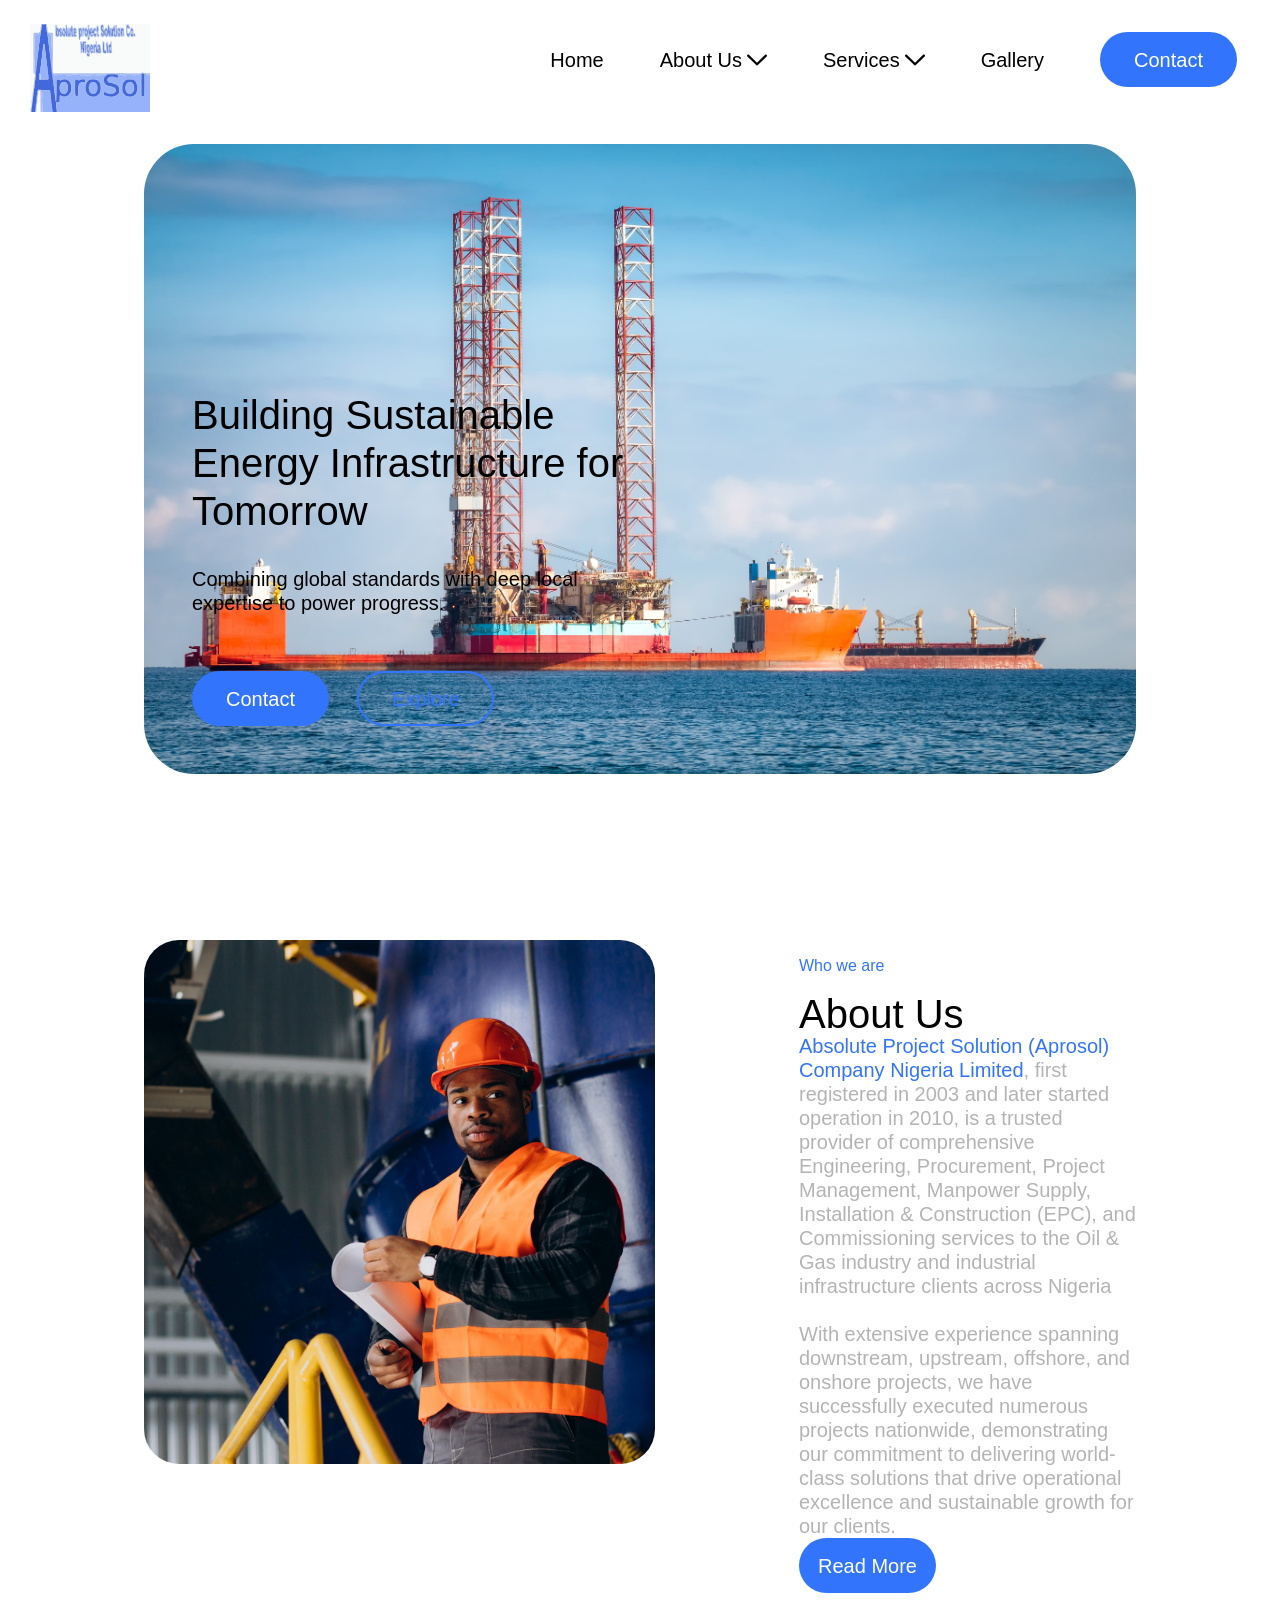
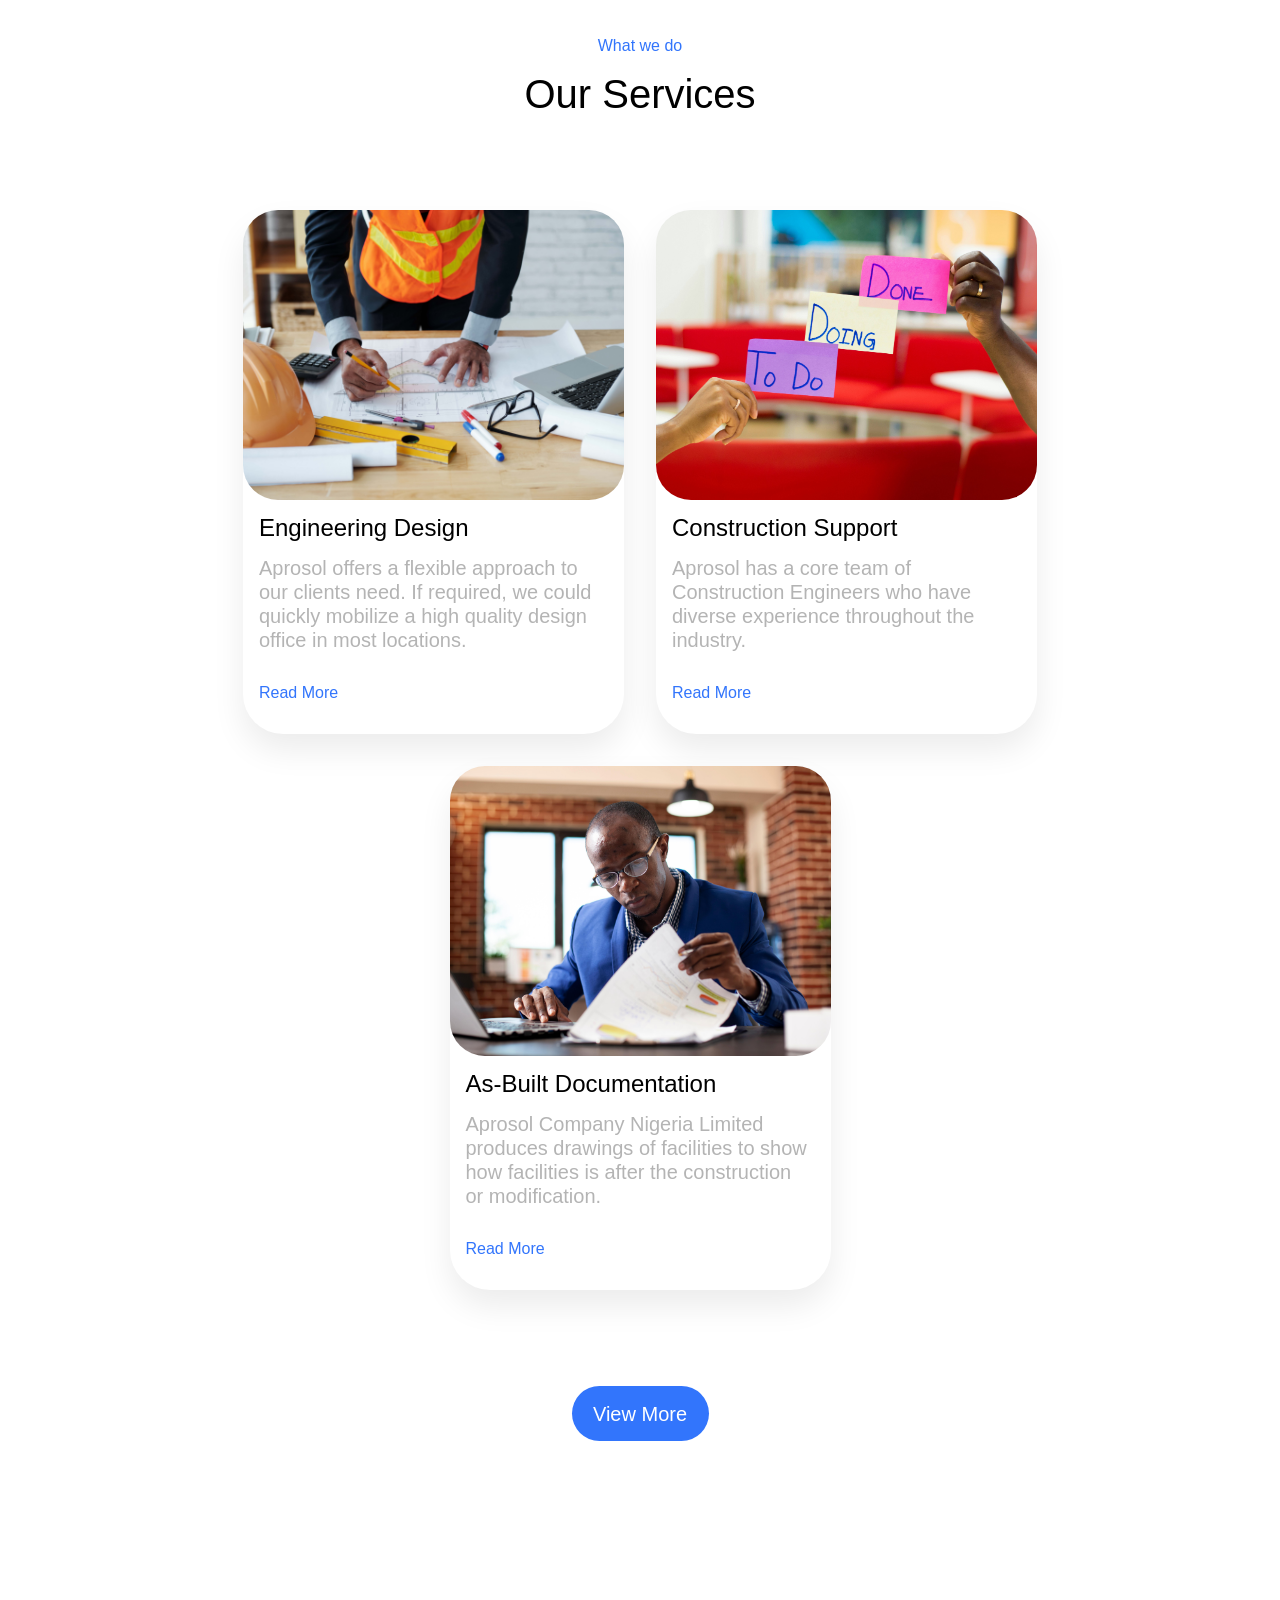
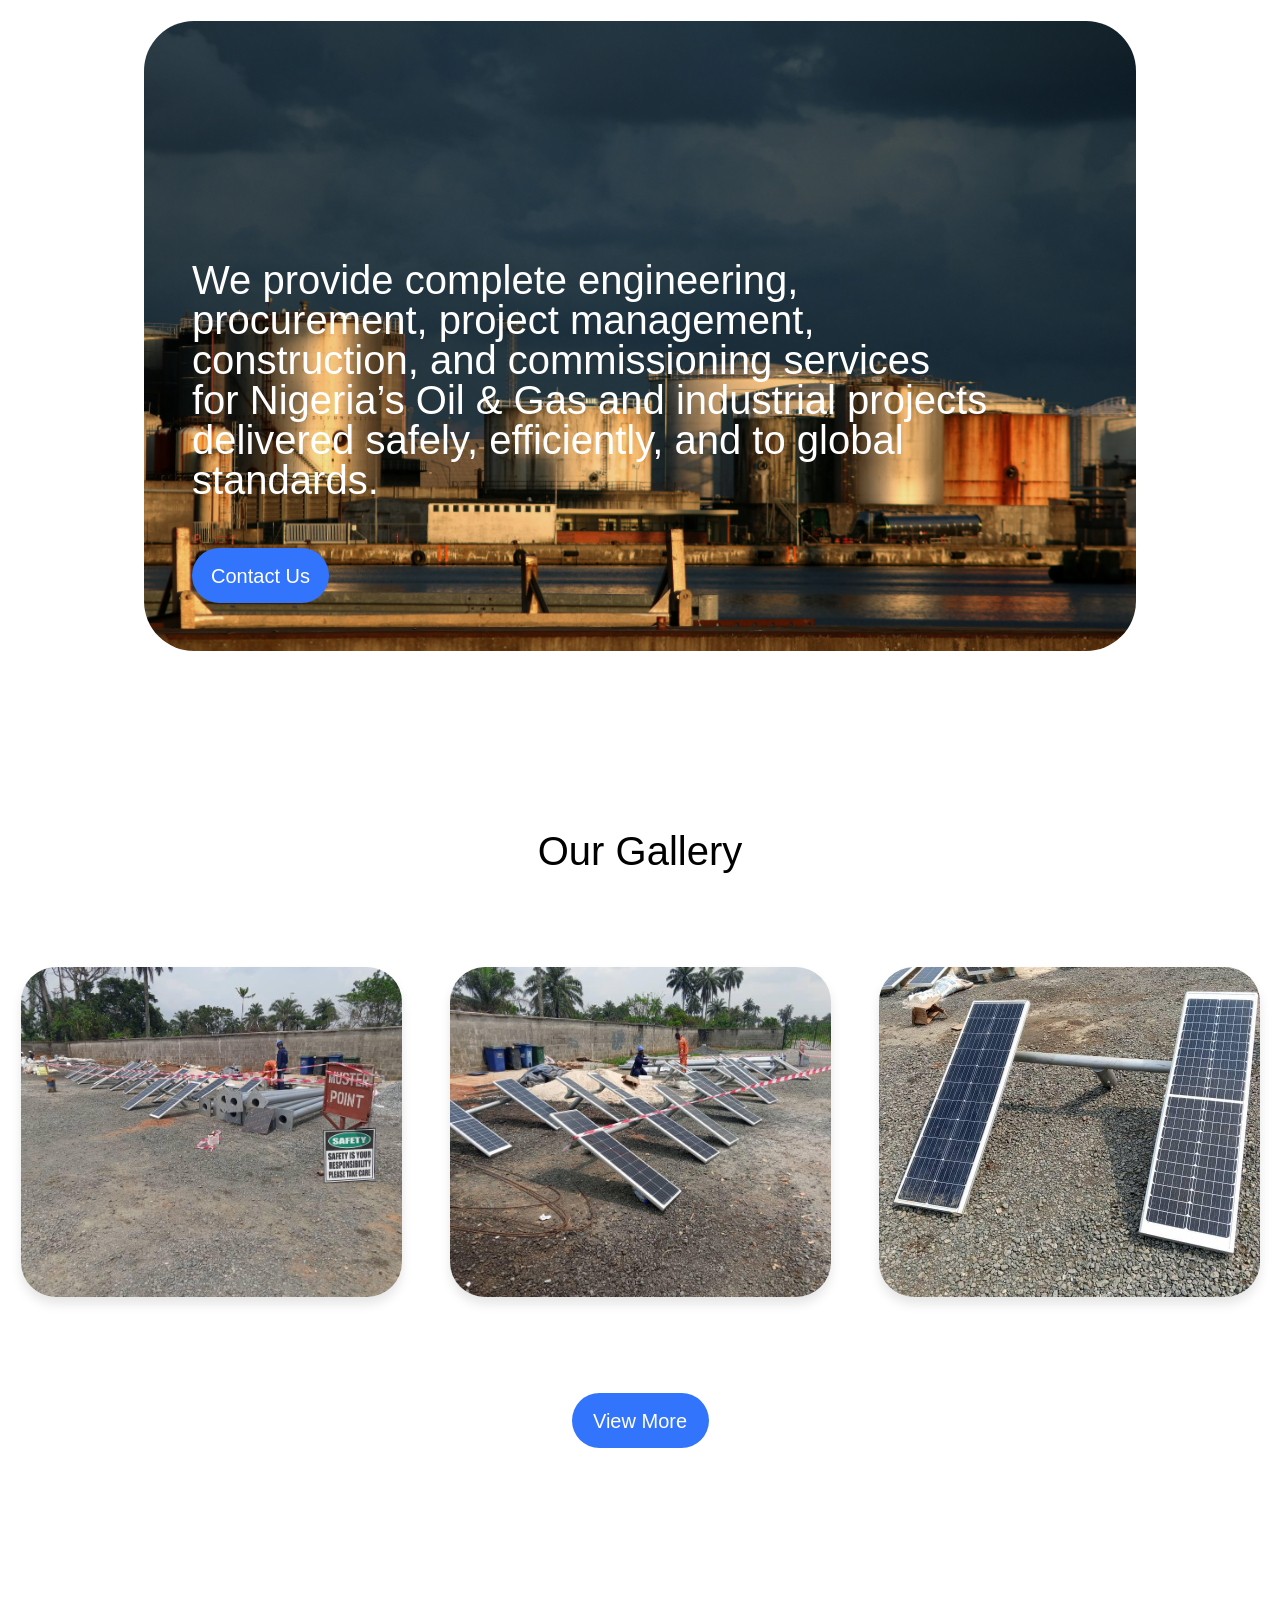
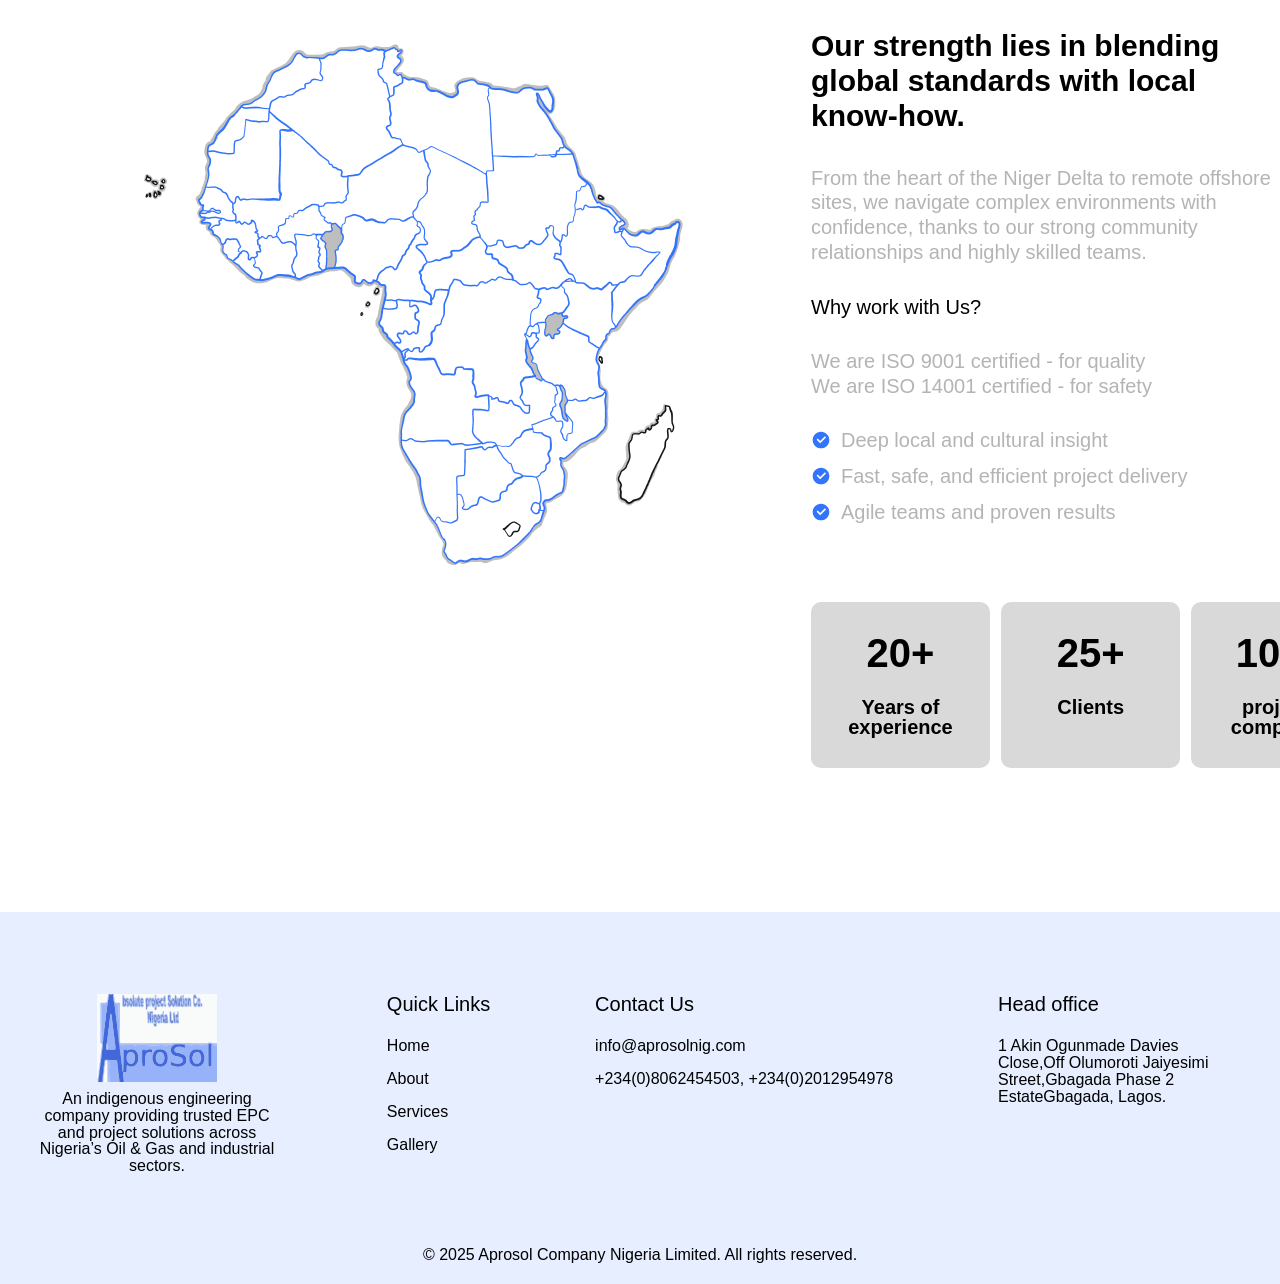
<file: index.html>
<!DOCTYPE html>
<html lang="en">
<head>
    <meta charset="UTF-8">
    <meta name="viewport" content="width=device-width, initial-scale=1.0">
    <title>Absolute Project Solution Company Nigeria Limited</title>
    <link rel="stylesheet" href="css/styles.css">
</head>
<body>
    <header>
        <nav id="navbar">
            <img src="assets/Icons & Vectors/image2vector.svg" alt="AproSol Logo" class="logo">
            <img src="assets/Icons & Vectors/three-horizontal-lines-outline-icon (2).svg" class="hamburger" aria-label="Toggle navigation menu">
                

            <ul class="main-menu">
                <li><a href="index.html">Home</a></li>
                <li class="has-dropdown">
                    <a href="public/about.html" 
                    class="dropdown-toggle" 
                    id="aboutDropdown" 
                    aria-haspopup="true"       
                    aria-expanded="false">
                        About Us
                        <img src="assets/Icons & Vectors/line-angle-down-icon.svg" alt="Arrow down" class="icon icon-arrow-down" style="width: 1em; height: 1em; margin-left: 5px; vertical-align: middle;">
                    </a>
                    <ul class="dropdown-menu" aria-labelledby="aboutDropdown">
                        <li id="about-page-link"><a href="public/about.html">About Page</a></li>
                        <li><a href="public/clients.html">Clients</a></li>
                        <li><a href="public/career.html">Careers</a></li>
                    </ul>                   
                </li>
                <li class="has-dropdown">
                    <a href="public/service.html" 
                    class="dropdown-toggle" 
                    id="servicesDropdown" 
                    aria-haspopup="true" 
                    aria-expanded="false">
                        Services
                        <img src="assets/Icons & Vectors/line-angle-down-icon.svg" alt="Arrow down" class="icon icon-arrow-down" style="width: 1em; height: 1em; margin-left: 5px; vertical-align: middle;">
                    </a>
                    <ul class="dropdown-menu" aria-labelledby="servicesDropdown">
                        <li id="service-page-link"><a href="/public/service.html">Services Page</a></li>
                        <li><a href="public/engineering_design.html">Engineering Design</a></li>
                        <li><a href="public/procurement.html">Procurement</a></li>
                        <li><a href="public/Technical_manpower.html">Technical Manpower Supply</a></li>
                        <li><a href="public/construction_support.html">Construction Support</a></li>
                        <li><a href="public/As_bulit_documentation.html">As-built Documentation</a></li>
                        <li><a href="public/installation_and_construction.html">Installation & Construction</a></li>
                    </ul>
                </li>
                <li><a href="public/gallery.html">Gallery</a></li>
                <li><a href="public/contact.html"><button>Contact</button></a></li>
            </ul>
        </nav>
    </header>
    <main>
        <section id="hero-homepage">
            <div>
                <h1>Building Sustainable <br> Energy Infrastructure for <br> Tomorrow</h1>
                <p>Combining global standards with deep local <br> expertise to power progress.</p>
                <div class="hero-homepage-btn">
                    <a href="public/contact.html"><button>Contact</button></a>
                    <a href="public/about.html"><button id="sec-btn">Explore</button></a>
                </div>
            </div>
        </section>

        <section id="about-homepage">
            <div>
                <img src="assets/Home Page/african-american-worker-standing-uniform-wearing-safety-hat-factory.jpg" alt="" class="img-card">
            </div>
            <div class="about-homepage-text">
                <h2 class="title"><p>Who we are</p>About Us</h2>
                <p>
                <span>Absolute Project Solution (Aprosol) Company Nigeria Limited</span>, first registered in 2003 and later started operation in 2010, is a trusted provider of comprehensive Engineering, Procurement, Project Management, Manpower Supply, Installation & Construction (EPC), and Commissioning services to the Oil & Gas
                industry and industrial infrastructure clients across Nigeria
                    <br>
                    <br>
                With extensive experience spanning downstream, upstream, offshore, and onshore projects, we have successfully executed numerous projects nationwide, demonstrating our commitment to delivering world-class solutions that drive operational excellence and sustainable growth for our clients.
                </p>
                <a href="public/about.html"><button>Read More</button></a>
            </div>
        </section>

    <section id="services-homepage">
            <h2 class="title"><p>What we do</p>Our Services</h2>
            <div class="services-container">
                <div class="services">
                    <img src="assets/Services Page/working-housing-project (1).jpg" alt="" class="service-card">
                    <h3>Engineering Design</h3>
                    <p>Aprosol offers a flexible approach to our clients need. If required, we could quickly mobilize a high quality design office in most locations.</p>
                    <a href="public/engineering_design.html">Read More</a>
                </div>
                <div class="services">
                    <img src="assets/Services Page/eden-constantino-OXmym9cuaEY-unsplash.jpg" alt="" class="service-card">
                    <h3>Construction Support</h3>
                    <p>Aprosol has a core team of Construction Engineers who have diverse experience throughout the industry.</p>
                    <a href="public/construction_support.html">Read More</a>

                </div>
                <div class="services">
                    <img src="assets/Services Page/male-manager-reviewing-data-clipboard.jpg" alt="" class="service-card">
                    <h3>As-Built Documentation</h3>
                    <p>Aprosol Company Nigeria Limited produces drawings of facilities to show how facilities is after the construction or modification.</p>
                    <a href="public/As_bulit_documentation.html">Read More</a>
                </div>
            </div>
            <a href="public/service.html"><button>View More</button></a>
        </section>
        <section id="contact">
            <div class="container">
                <h3>We provide complete engineering, <br> procurement, project management, <br> construction, and commissioning services <br> for Nigeria’s Oil & Gas and industrial projects <br> delivered safely, efficiently, and to global <br> standards.</h3>
                <a href="public/contact.html"><button>Contact Us</button></a>
            </div>
        </section>
        
        <section id="gallery-homepage">
            <h2>Our Gallery</h2>
            <div class="gallery-container">
                <div><img src="assets/Gallery/WhatsApp Image 2025-07-04 at 22.50.26_f4b99bd0.jpg" alt="" class="gallery-img"></div>
                <div><img src="assets/Gallery/WhatsApp Image 2025-07-04 at 22.50.28_87941f17.jpg" alt="" class="gallery-img"></div>
                <div><img src="assets/Gallery/WhatsApp Image 2025-07-04 at 22.50.29_c421488f.jpg" alt="" class="gallery-img"></div>
            </div>
           <a href="public/gallery.html"><button>View More</button></a>
        </section>

       <section id="review">
            <div class="review-container">
        		<img src="assets/Icons & Vectors/MAp-of-africaaa.png" alt="" class="map">              
				<div>
					<h2>Our strength lies in blending <br> global standards with local <br> know-how.</h2>
					<p>From the heart of the Niger Delta to remote offshore <br> sites, we navigate complex environments with <br> confidence, thanks to our strong community <br> relationships and highly skilled teams.</p>
					<h3>Why work with Us?</h3>
                    <p>We are ISO 9001 certified - for quality <br>
                    We are ISO 14001 certified - for safety</p>
					<ul>
						<li><svg width="20px" height="20px" viewBox="0 0 24 24" xmlns="http://www.w3.org/2000/svg" fill="#3275FC" >
								<g id="SVGRepo_bgCarrier" stroke-width="0"/>
								<g id="SVGRepo_tracerCarrier" stroke-linecap="round" stroke-linejoin="round"/>
								<g id="SVGRepo_iconCarrier"> <g> <path fill="none" d="M0 0h24v24H0z"/> <path d="M12 22C6.477 22 2 17.523 2 12S6.477 2 12 2s10 4.477 10 10-4.477 10-10 10zm-.997-6l7.07-7.071-1.414-1.414-5.656 5.657-2.829-2.829-1.414 1.414L11.003 16z"/> </g> </g>
							</svg>Deep local and cultural insight</li>
						<li><svg width="20px" height="20px" viewBox="0 0 24 24" xmlns="http://www.w3.org/2000/svg" fill="#3275FC" >
								<g id="SVGRepo_bgCarrier" stroke-width="0"/>
								<g id="SVGRepo_tracerCarrier" stroke-linecap="round" stroke-linejoin="round"/>
								<g id="SVGRepo_iconCarrier"> <g> <path fill="none" d="M0 0h24v24H0z"/> <path d="M12 22C6.477 22 2 17.523 2 12S6.477 2 12 2s10 4.477 10 10-4.477 10-10 10zm-.997-6l7.07-7.071-1.414-1.414-5.656 5.657-2.829-2.829-1.414 1.414L11.003 16z"/> </g> </g>
							</svg>Fast, safe, and efficient project delivery</li>
						<li><svg width="20px" height="20px" viewBox="0 0 24 24" xmlns="http://www.w3.org/2000/svg" fill="#3275FC" >
								<g id="SVGRepo_bgCarrier" stroke-width="0"/>
								<g id="SVGRepo_tracerCarrier" stroke-linecap="round" stroke-linejoin="round"/>
								<g id="SVGRepo_iconCarrier"> <g> <path fill="none" d="M0 0h24v24H0z"/> <path d="M12 22C6.477 22 2 17.523 2 12S6.477 2 12 2s10 4.477 10 10-4.477 10-10 10zm-.997-6l7.07-7.071-1.414-1.414-5.656 5.657-2.829-2.829-1.414 1.414L11.003 16z"/> </g> </g>
							</svg>Agile teams and  proven results </li>
					</ul>

					<div class="extra">
						<div class="letters">
							<h4>20+</h4>
							<p>Years of <br> experience</p>
						</div>
						<div class="letters">
							<h4>25+</h4>
							<p>Clients</p>
						</div>
						<div class="letters">
							<h4>100+</h4>
							<p>projects <br>completed</p>
						</div>
					</div>
				</div>
			</div>
        </section>
    </main>
    <footer>
        <div class="footer-container">
            <div class="footer-logo">
                <img src="assets/Icons & Vectors/image2vector.svg" alt="AproSol Logo" class="logo">
                <p>An indigenous engineering company providing trusted EPC and project solutions across Nigeria’s Oil & Gas and industrial sectors.</p>
            </div>
            <div>
                <h3>Quick Links</h3>
                <ul>
                    <li><a href="index.html">Home</a></li>
                    <li><a href="public/about.html">About</a></li>
                    <li><a href="public/service.html">Services</a></li>
                    <li><a href="public/gallery.html">Gallery</a></li>
                </ul>
            </div>
            <div>
                <h3>Contact Us</h3>
                <ul>
                    <li><a href="mailto:info@aprosolnig.com">info@aprosolnig.com</a></li>
                    <li>+234(0)8062454503, +234(0)2012954978</li>
                </ul>		
            </div>
            <div>
                <h3>Head office</h3>
                <p>1 Akin Ogunmade Davies Close,Off Olumoroti Jaiyesimi Street,Gbagada Phase 2 EstateGbagada, Lagos.</p>
            </div>

        </div>   
        <p id="copyright">&copy; 2025 Aprosol Company Nigeria Limited. All rights reserved.</p>
    </footer> 
    
    <script src="js/main.js"></script>
</body>
</html>
</file>
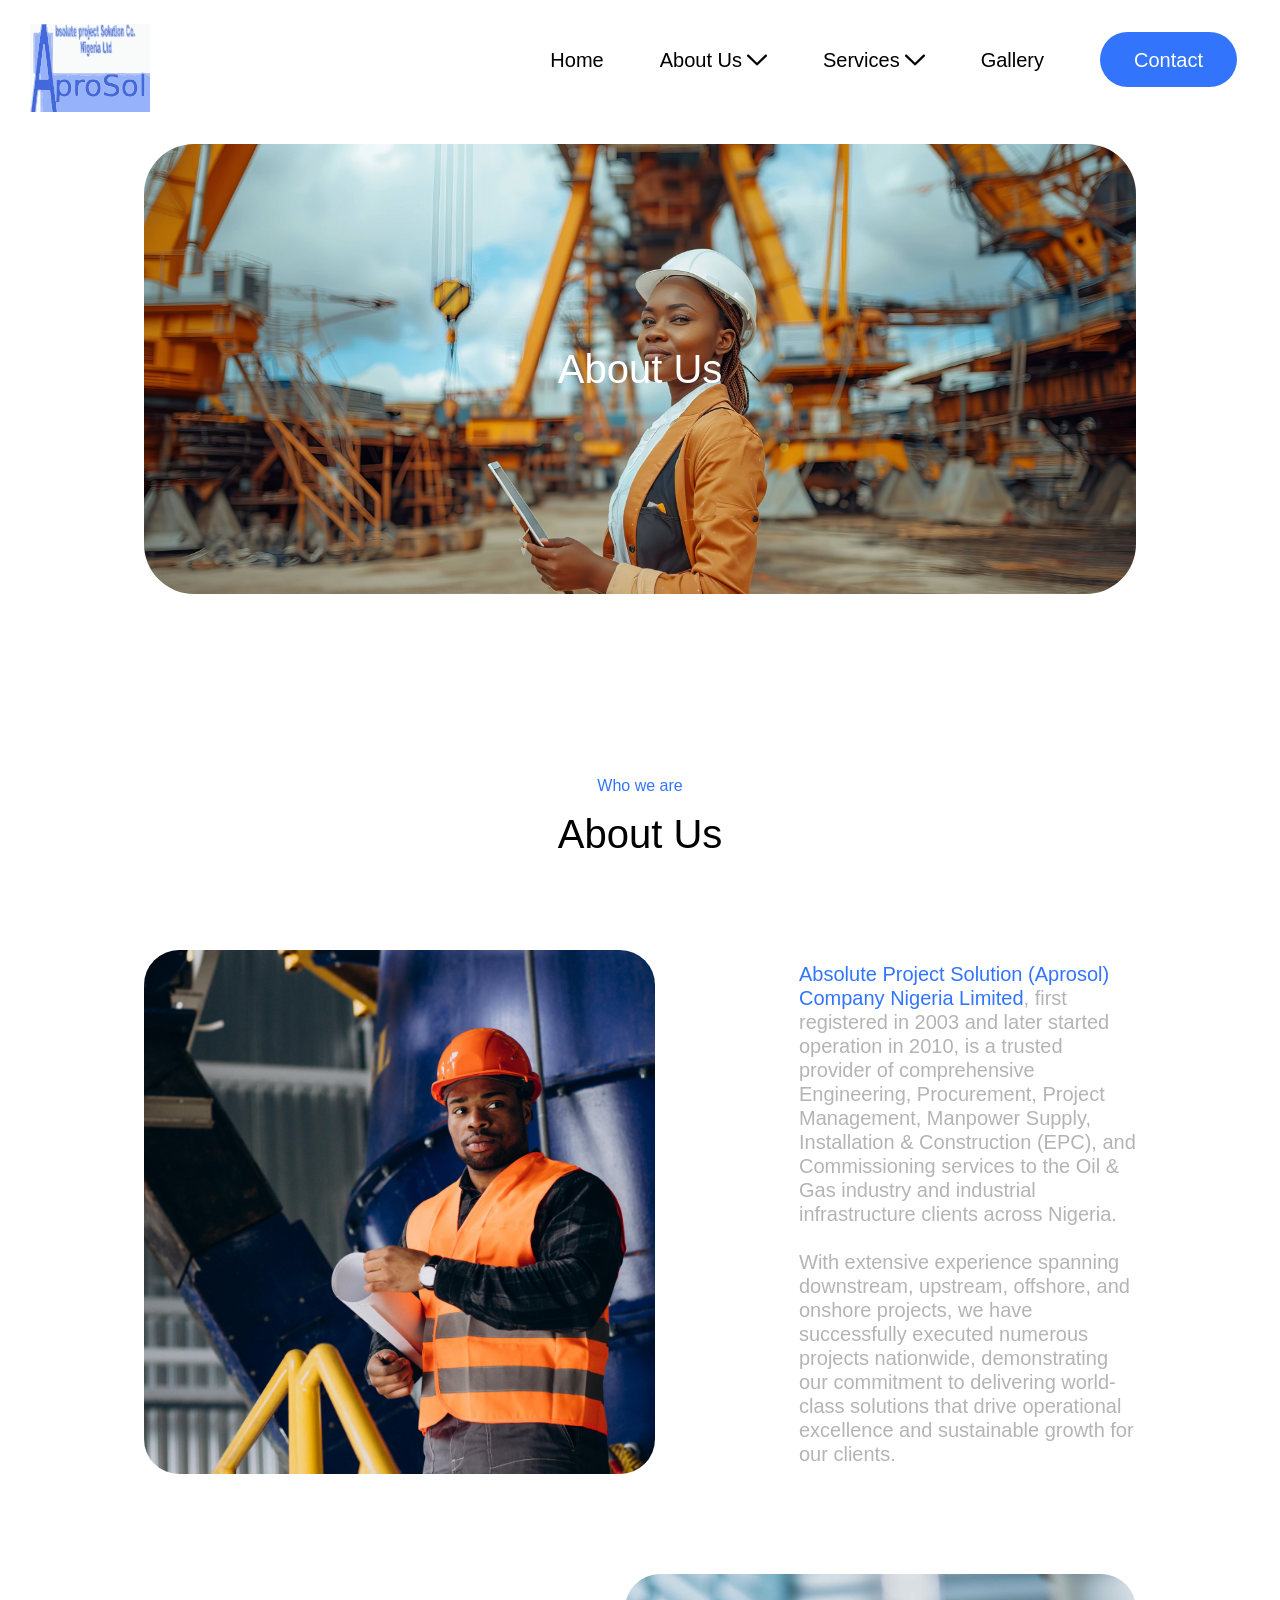
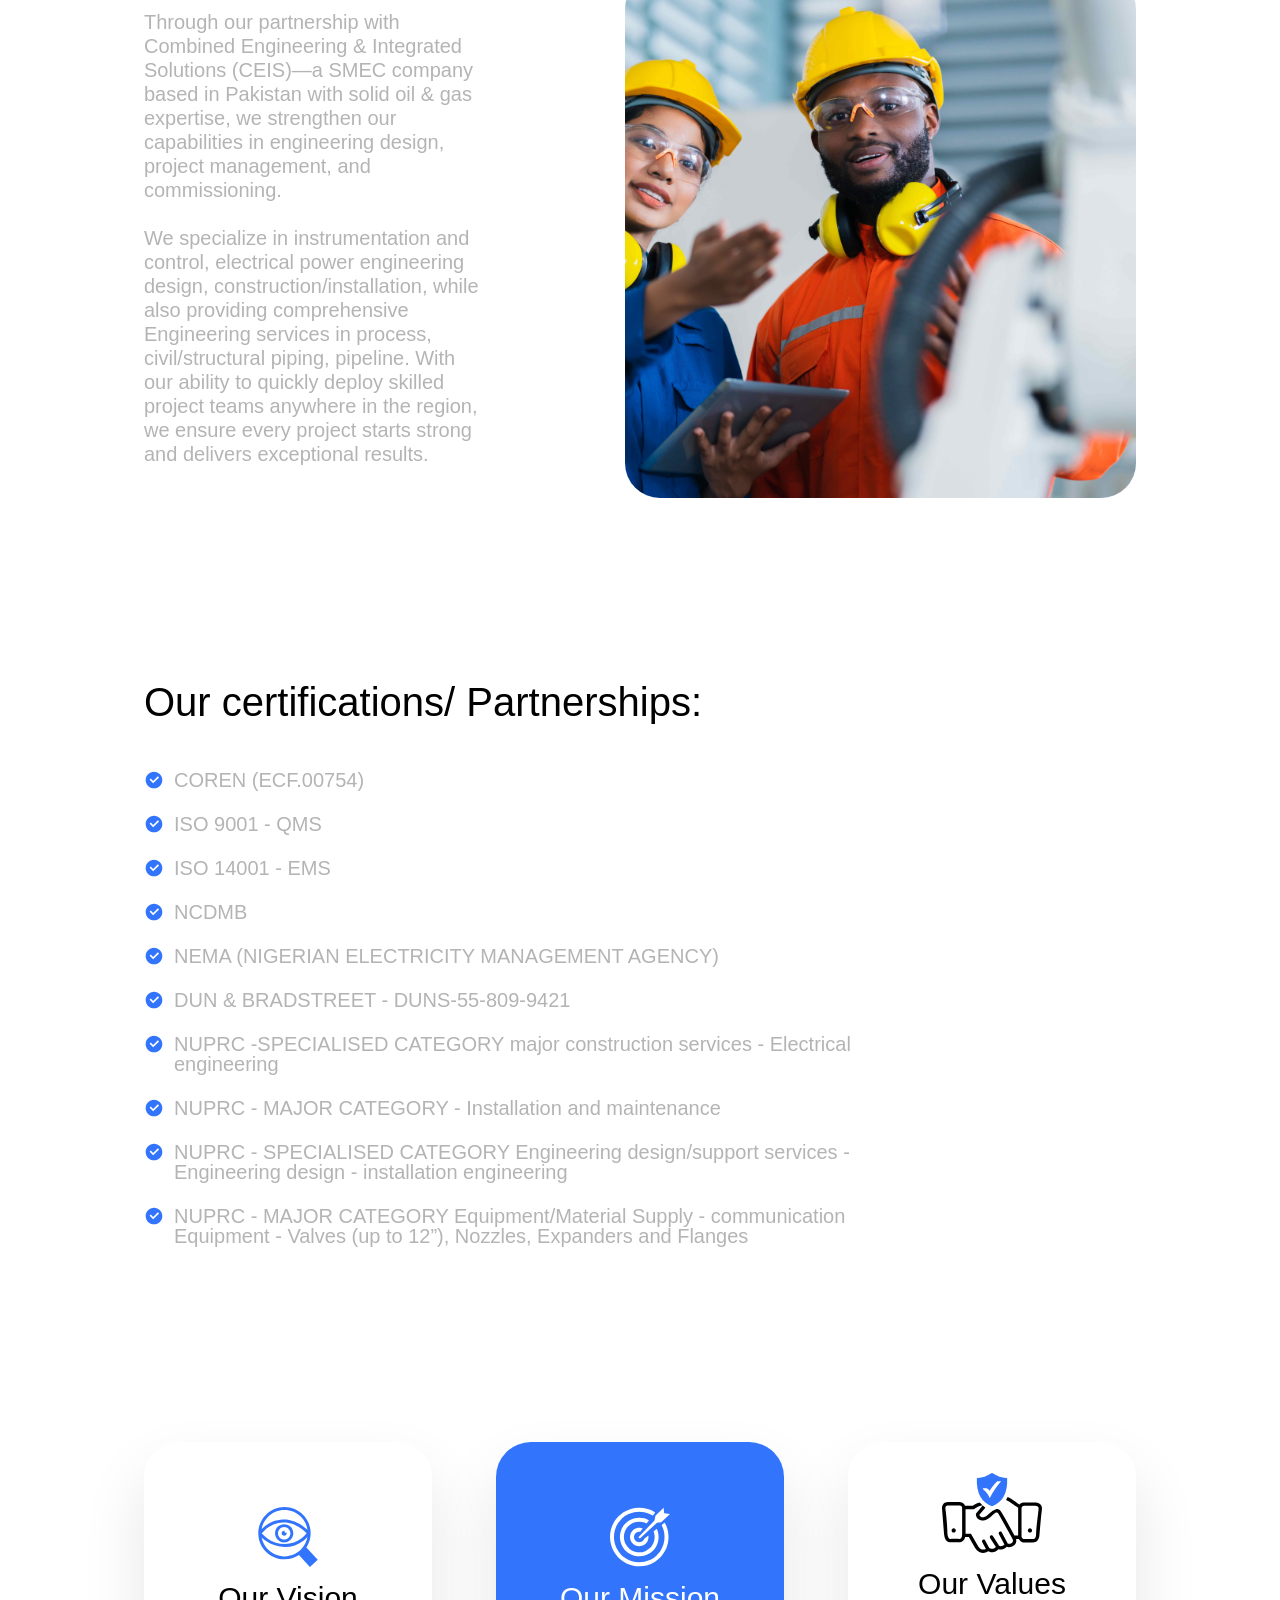
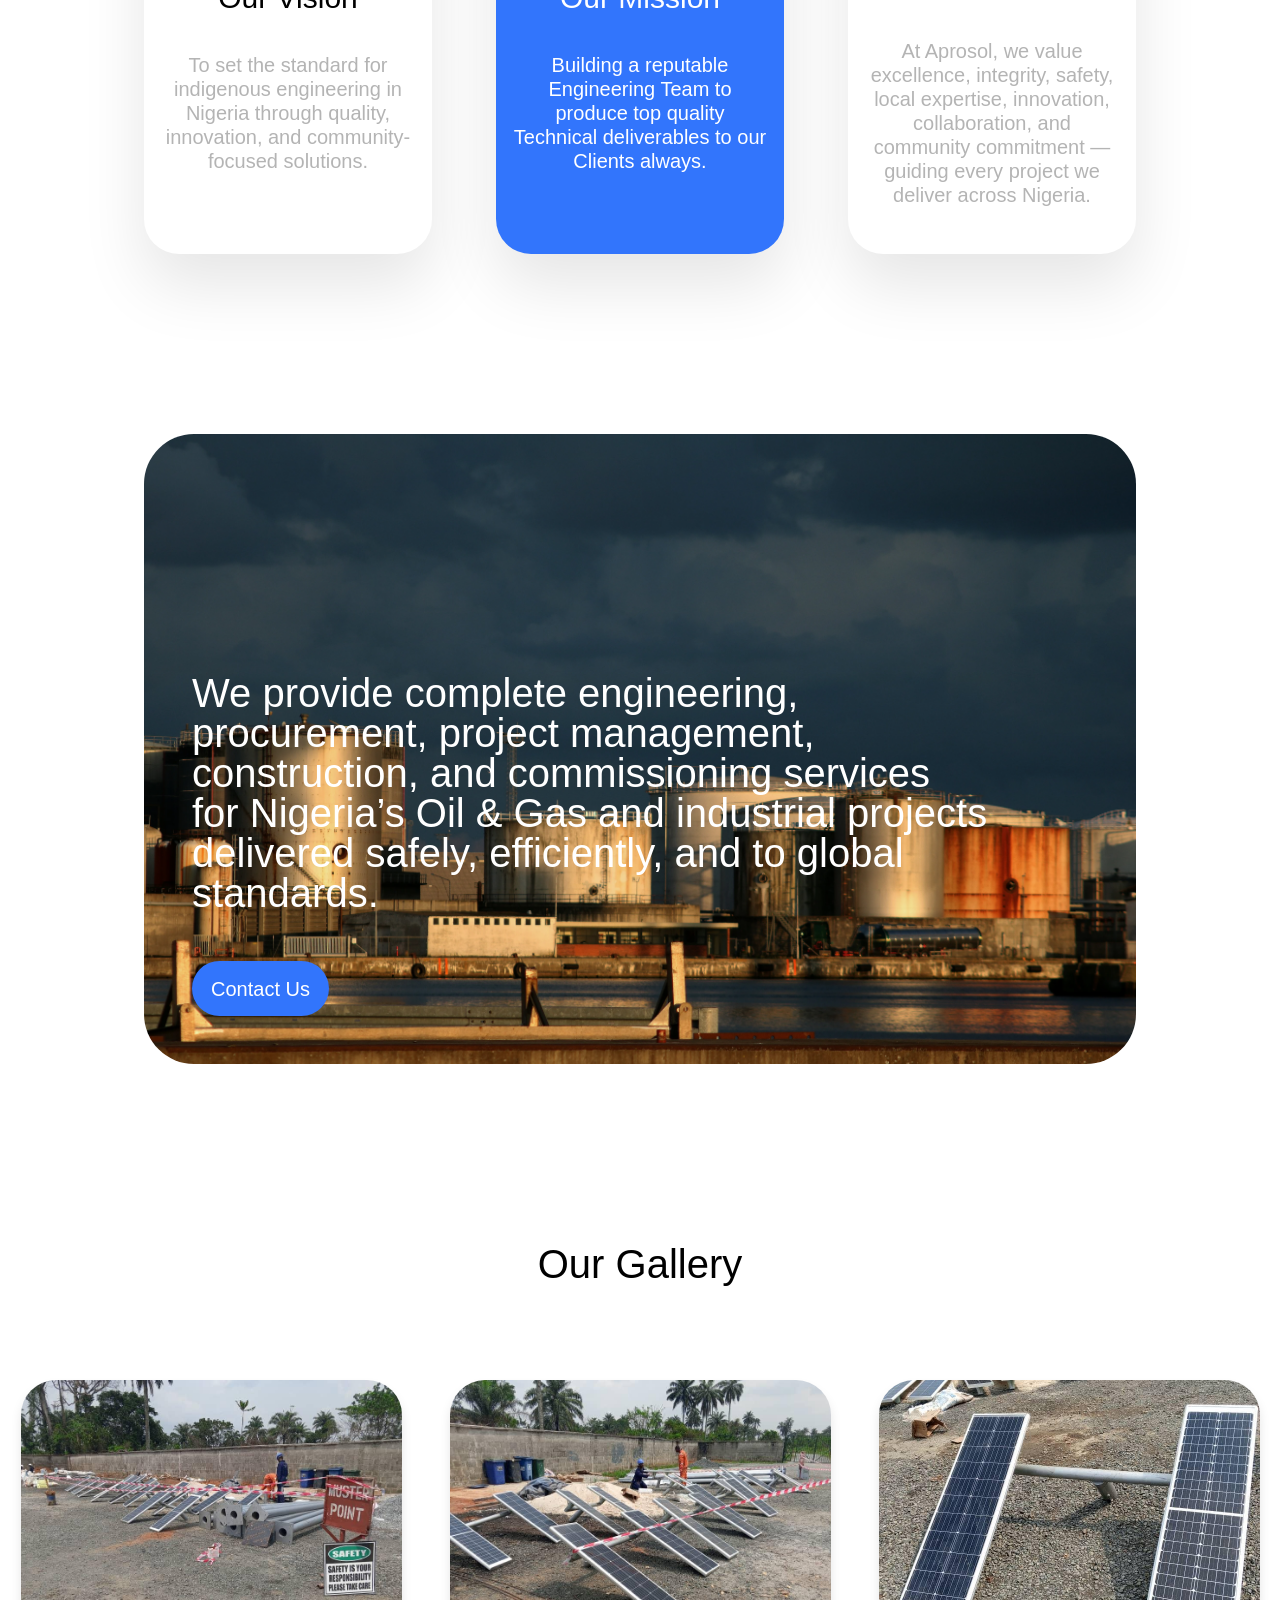
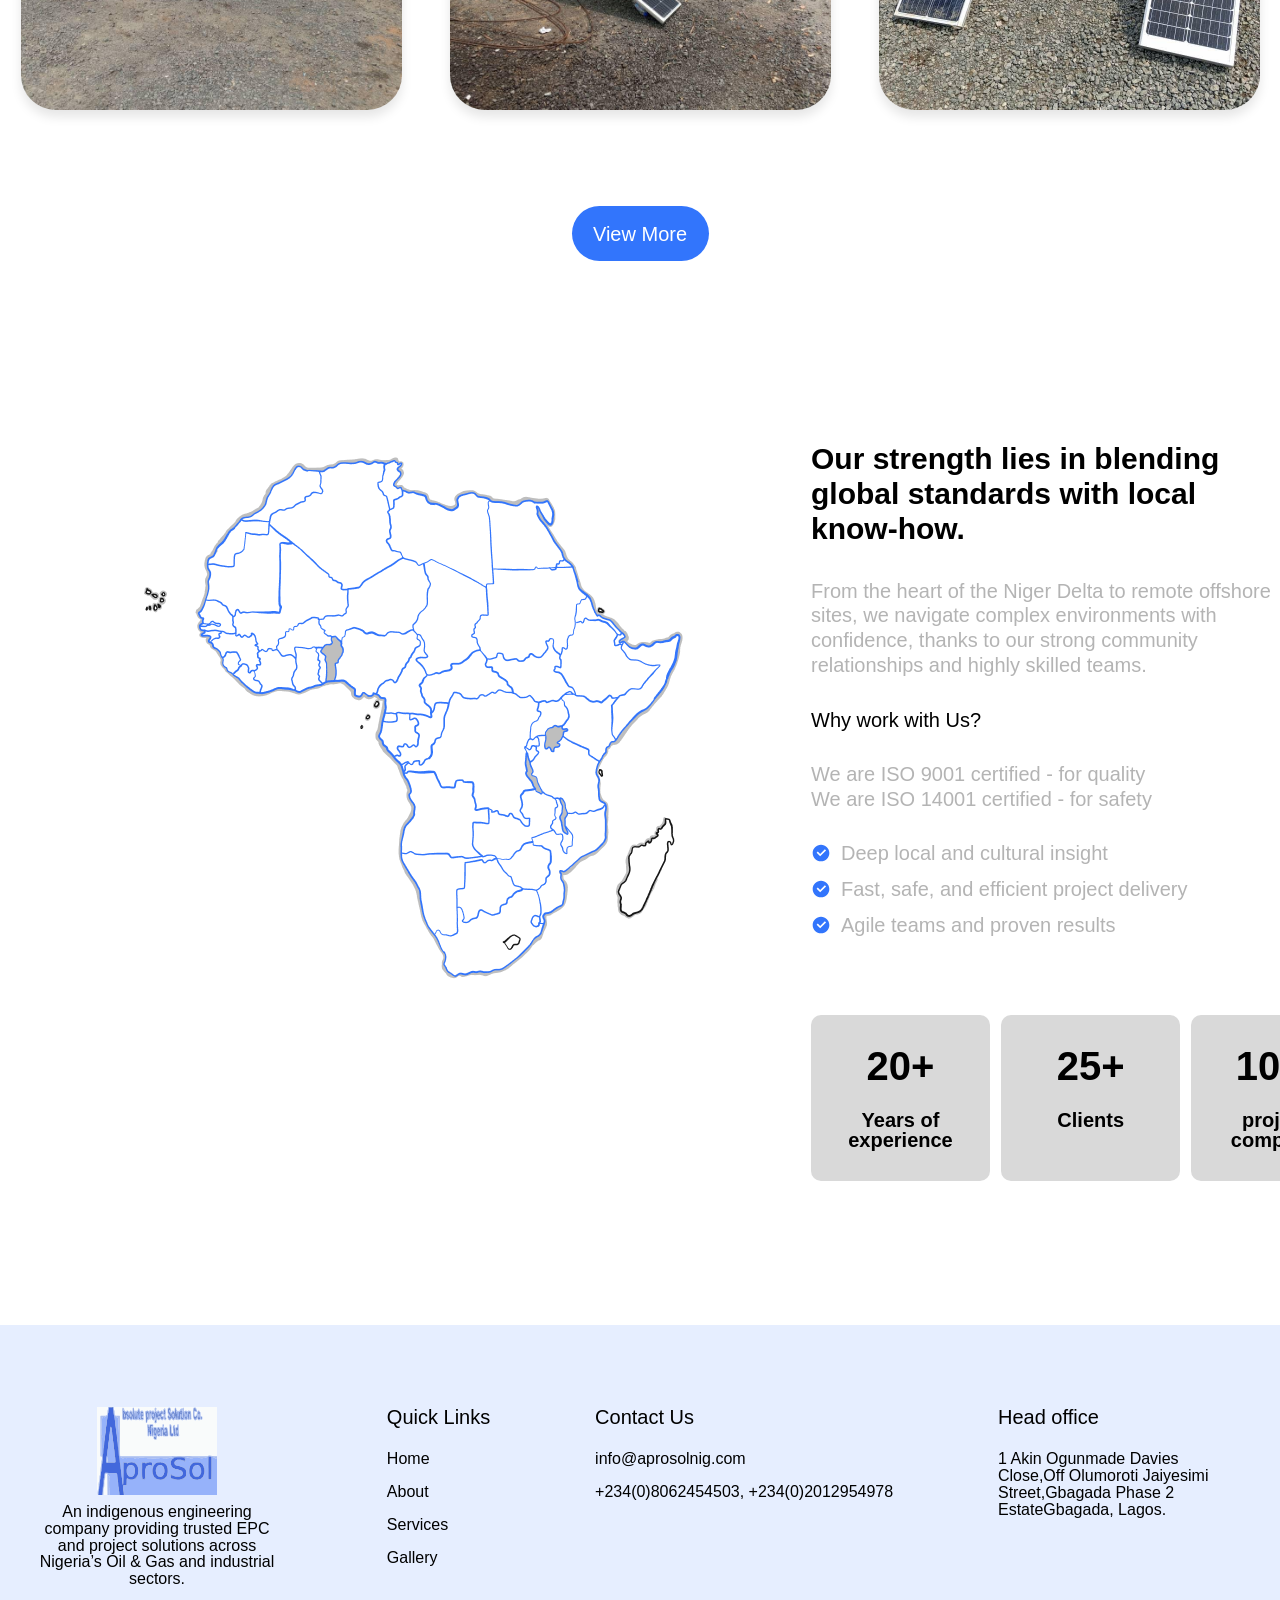
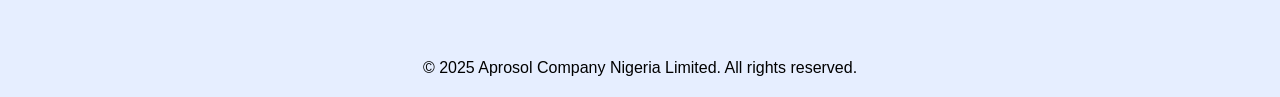
<file: public/about.html>
<!DOCTYPE html>
<html lang="en">
<head>
    <meta charset="UTF-8">
    <meta name="viewport" content="width=device-width, initial-scale=1.0">
    <title>Absolute Project Solution Company</title>
    <link rel="stylesheet" href="../css/styles.css">
</head>
<body>
    <header>
        <nav id="navbar">
            <img src="../assets/Icons & Vectors/image2vector.svg" alt="AproSol Logo" class="logo">
            <img src="../assets/Icons & Vectors/three-horizontal-lines-outline-icon (2).svg" class="hamburger" aria-label="Toggle navigation menu">
                

            <ul class="main-menu">
                <li><a href="../index.html">Home</a></li>
                <li class="has-dropdown">
                    <a href="about.html" 
                    class="dropdown-toggle" 
                    id="aboutDropdown" 
                    aria-haspopup="true"       
                    aria-expanded="false">
                        About Us
                        <img src="../assets/Icons & Vectors/line-angle-down-icon.svg" alt="Arrow down" class="icon icon-arrow-down" style="width: 1em; height: 1em; margin-left: 5px; vertical-align: middle;">
                    </a>
                    <ul class="dropdown-menu" aria-labelledby="aboutDropdown">
                        <li id="about-page-link"><a href="about.html">About Page</a></li>
                        <li><a href="clients.html">Clients</a></li>
                        <li><a href="career.html">Careers</a></li>
                    </ul>                   
                </li>
                <li class="has-dropdown">
                    <a href="service.html" 
                    class="dropdown-toggle" 
                    id="servicesDropdown" 
                    aria-haspopup="true" 
                    aria-expanded="false">
                        Services
                        <img src="../assets/Icons & Vectors/line-angle-down-icon.svg" alt="Arrow down" class="icon icon-arrow-down" style="width: 1em; height: 1em; margin-left: 5px; vertical-align: middle;">
                    </a>
                    <ul class="dropdown-menu" aria-labelledby="servicesDropdown">
                        <li id="service-page-link"><a href="service.html">Services Page</a></li>
                        <li><a href="engineering_design.html">Engineering Design</a></li>
                        <li><a href="procurement.html">Procurement</a></li>
                        <li><a href="Technical_manpower.html">Technical Manpower Supply</a></li>
                        <li><a href="construction_support.html">Construction Support</a></li>
                        <li><a href="As_bulit_documentation.html">As-built Documentation</a></li>
                        <li><a href="installation_and_construction.html">Installation & Construction</a></li>
                    </ul>
                </li>
                <li><a href="gallery.html">Gallery</a></li>
                <li><a href=contact.html"><button>Contact</button></a></li>
            </ul>
        </nav>
    </header>
    <main>
        <section id="hero-about">
            <h2>About Us</h2>
        </section>

        <section id="about-about">
            <h2 class="title"><p>Who we are</p>About Us</h2>
            <div class="container swap-container">
                <div>
                    <img src="../assets/Home Page/african-american-worker-standing-uniform-wearing-safety-hat-factory.jpg" alt="" class="img-card">
                </div>
                <div>
                    <p><span>Absolute Project Solution (Aprosol) Company Nigeria Limited</span>, first registered in 2003 and later started operation in 2010, is a trusted provider of comprehensive Engineering, Procurement, Project Management, Manpower Supply, Installation & Construction (EPC), and Commissioning services to the Oil & Gas industry and industrial infrastructure clients across Nigeria.
                    <br><br>With extensive experience spanning downstream, upstream, offshore, and onshore projects, we have successfully executed numerous projects nationwide, demonstrating our commitment to delivering world-class solutions that drive operational excellence and sustainable growth for our clients.</p>
                </div>
            </div>
                
            <div class="container">
                <div><p>Through our partnership with Combined Engineering & Integrated Solutions (CEIS)—a SMEC company based in Pakistan with solid oil & gas expertise, we strengthen our capabilities in engineering design, project management, and commissioning.
                    <br>
                    <br>
                    We specialize in instrumentation and control, electrical power engineering design, construction/installation, while also providing comprehensive Engineering services in process, civil/structural piping, pipeline. With our ability to quickly deploy skilled project teams anywhere in the region, we ensure every project starts strong and delivers exceptional results.</p>
                </div>
                <div>
                    <img src="../assets/About Page/second img.jpg" alt="" class="img-card">
                </div>   
            </div>
        </section> 

        <section id="certificates">
            <h1>Our certifications/ Partnerships:</h1>
            <ul>
                <li>
                    <svg width="20px" height="20px" viewBox="0 0 24 24" xmlns="http://www.w3.org/2000/svg" fill="#3275FC" >
                        <g id="SVGRepo_bgCarrier" stroke-width="0"/>
                        <g id="SVGRepo_tracerCarrier" stroke-linecap="round" stroke-linejoin="round"/>
                        <g id="SVGRepo_iconCarrier"> <g> <path fill="none" d="M0 0h24v24H0z"/> <path d="M12 22C6.477 22 2 17.523 2 12S6.477 2 12 2s10 4.477 10 10-4.477 10-10 10zm-.997-6l7.07-7.071-1.414-1.414-5.656 5.657-2.829-2.829-1.414 1.414L11.003 16z"/> </g> </g>
                    </svg>COREN (ECF.00754)
                </li>
                <li>
                    <svg width="20px" height="20px" viewBox="0 0 24 24" xmlns="http://www.w3.org/2000/svg" fill="#3275FC" >
                        <g id="SVGRepo_bgCarrier" stroke-width="0"/>
                        <g id="SVGRepo_tracerCarrier" stroke-linecap="round" stroke-linejoin="round"/>
                        <g id="SVGRepo_iconCarrier"> <g> <path fill="none" d="M0 0h24v24H0z"/> <path d="M12 22C6.477 22 2 17.523 2 12S6.477 2 12 2s10 4.477 10 10-4.477 10-10 10zm-.997-6l7.07-7.071-1.414-1.414-5.656 5.657-2.829-2.829-1.414 1.414L11.003 16z"/> </g> </g>
                    </svg>ISO 9001 - QMS
                </li>
                <li>
                    <svg width="20px" height="20px" viewBox="0 0 24 24" xmlns="http://www.w3.org/2000/svg" fill="#3275FC" >
                        <g id="SVGRepo_bgCarrier" stroke-width="0"/>
                        <g id="SVGRepo_tracerCarrier" stroke-linecap="round" stroke-linejoin="round"/>
                        <g id="SVGRepo_iconCarrier"> <g> <path fill="none" d="M0 0h24v24H0z"/> <path d="M12 22C6.477 22 2 17.523 2 12S6.477 2 12 2s10 4.477 10 10-4.477 10-10 10zm-.997-6l7.07-7.071-1.414-1.414-5.656 5.657-2.829-2.829-1.414 1.414L11.003 16z"/> </g> </g>
                    </svg>ISO 14001 - EMS 
                </li><li>
                    <svg width="20px" height="20px" viewBox="0 0 24 24" xmlns="http://www.w3.org/2000/svg" fill="#3275FC" >
                        <g id="SVGRepo_bgCarrier" stroke-width="0"/>
                        <g id="SVGRepo_tracerCarrier" stroke-linecap="round" stroke-linejoin="round"/>
                        <g id="SVGRepo_iconCarrier"> <g> <path fill="none" d="M0 0h24v24H0z"/> <path d="M12 22C6.477 22 2 17.523 2 12S6.477 2 12 2s10 4.477 10 10-4.477 10-10 10zm-.997-6l7.07-7.071-1.414-1.414-5.656 5.657-2.829-2.829-1.414 1.414L11.003 16z"/> </g> </g>
                    </svg>NCDMB
                </li>
                <li>
                    <svg width="20px" height="20px" viewBox="0 0 24 24" xmlns="http://www.w3.org/2000/svg" fill="#3275FC" >
                        <g id="SVGRepo_bgCarrier" stroke-width="0"/>
                        <g id="SVGRepo_tracerCarrier" stroke-linecap="round" stroke-linejoin="round"/>
                        <g id="SVGRepo_iconCarrier"> <g> <path fill="none" d="M0 0h24v24H0z"/> <path d="M12 22C6.477 22 2 17.523 2 12S6.477 2 12 2s10 4.477 10 10-4.477 10-10 10zm-.997-6l7.07-7.071-1.414-1.414-5.656 5.657-2.829-2.829-1.414 1.414L11.003 16z"/> </g> </g>
                    </svg>NEMA (NIGERIAN ELECTRICITY MANAGEMENT AGENCY)
                </li>
                <li>
                    <svg width="20px" height="20px" viewBox="0 0 24 24" xmlns="http://www.w3.org/2000/svg" fill="#3275FC" >
                        <g id="SVGRepo_bgCarrier" stroke-width="0"/>
                        <g id="SVGRepo_tracerCarrier" stroke-linecap="round" stroke-linejoin="round"/>
                        <g id="SVGRepo_iconCarrier"> <g> <path fill="none" d="M0 0h24v24H0z"/> <path d="M12 22C6.477 22 2 17.523 2 12S6.477 2 12 2s10 4.477 10 10-4.477 10-10 10zm-.997-6l7.07-7.071-1.414-1.414-5.656 5.657-2.829-2.829-1.414 1.414L11.003 16z"/> </g> </g>
                    </svg>DUN & BRADSTREET - DUNS-55-809-9421 
                </li><li>
                    <svg width="20px" height="20px" viewBox="0 0 24 24" xmlns="http://www.w3.org/2000/svg" fill="#3275FC" >
                        <g id="SVGRepo_bgCarrier" stroke-width="0"/>
                        <g id="SVGRepo_tracerCarrier" stroke-linecap="round" stroke-linejoin="round"/>
                        <g id="SVGRepo_iconCarrier"> <g> <path fill="none" d="M0 0h24v24H0z"/> <path d="M12 22C6.477 22 2 17.523 2 12S6.477 2 12 2s10 4.477 10 10-4.477 10-10 10zm-.997-6l7.07-7.071-1.414-1.414-5.656 5.657-2.829-2.829-1.414 1.414L11.003 16z"/> </g> </g>
                    </svg>NUPRC -SPECIALISED CATEGORY major construction services - Electrical engineering
                </li>
                <li>
                    <svg width="20px" height="20px" viewBox="0 0 24 24" xmlns="http://www.w3.org/2000/svg" fill="#3275FC" >
                        <g id="SVGRepo_bgCarrier" stroke-width="0"/>
                        <g id="SVGRepo_tracerCarrier" stroke-linecap="round" stroke-linejoin="round"/>
                        <g id="SVGRepo_iconCarrier"> <g> <path fill="none" d="M0 0h24v24H0z"/> <path d="M12 22C6.477 22 2 17.523 2 12S6.477 2 12 2s10 4.477 10 10-4.477 10-10 10zm-.997-6l7.07-7.071-1.414-1.414-5.656 5.657-2.829-2.829-1.414 1.414L11.003 16z"/> </g> </g>
                    </svg>NUPRC - MAJOR CATEGORY - Installation and maintenance
                </li>
                <li>
                    <svg width="20px" height="20px" viewBox="0 0 24 24" xmlns="http://www.w3.org/2000/svg" fill="#3275FC" >
                        <g id="SVGRepo_bgCarrier" stroke-width="0"/>
                        <g id="SVGRepo_tracerCarrier" stroke-linecap="round" stroke-linejoin="round"/>
                        <g id="SVGRepo_iconCarrier"> <g> <path fill="none" d="M0 0h24v24H0z"/> <path d="M12 22C6.477 22 2 17.523 2 12S6.477 2 12 2s10 4.477 10 10-4.477 10-10 10zm-.997-6l7.07-7.071-1.414-1.414-5.656 5.657-2.829-2.829-1.414 1.414L11.003 16z"/> </g> </g>
                    </svg>NUPRC - SPECIALISED CATEGORY Engineering design/support services - Engineering design - installation engineering 
                </li><li>
                    <svg width="20px" height="20px" viewBox="0 0 24 24" xmlns="http://www.w3.org/2000/svg" fill="#3275FC" >
                        <g id="SVGRepo_bgCarrier" stroke-width="0"/>
                        <g id="SVGRepo_tracerCarrier" stroke-linecap="round" stroke-linejoin="round"/>
                        <g id="SVGRepo_iconCarrier"> <g> <path fill="none" d="M0 0h24v24H0z"/> <path d="M12 22C6.477 22 2 17.523 2 12S6.477 2 12 2s10 4.477 10 10-4.477 10-10 10zm-.997-6l7.07-7.071-1.414-1.414-5.656 5.657-2.829-2.829-1.414 1.414L11.003 16z"/> </g> </g>
                    </svg>NUPRC - MAJOR CATEGORY Equipment/Material Supply - communication Equipment - Valves (up to 12”), Nozzles, Expanders and Flanges 
                </li>
            </ul>
           

        </section>
            
        <section id="vision-mission-values">   
            <div class="container">
                <div>
                    <svg version="1.1" id="Layer_1" xmlns="http://www.w3.org/2000/svg" xmlns:xlink="http://www.w3.org/1999/xlink" x="0px" y="0px" width="60px" height="60px" viewBox="0 0 121.796 122.88" enable-background="new 0 0 121.796 122.88" xml:space="preserve"><g><path d="M53.708,0c14.79,0,28.203,6.019,37.917,15.694c9.716,9.716,15.695,23.089,15.695,37.918 c0,10.817-3.227,20.926-8.733,29.343l23.208,25.292l-16.01,14.632L83.405,98.257c-8.496,5.664-18.723,8.969-29.697,8.969 c-14.789,0-28.202-6.019-37.918-15.694C6.282,82.022,0.353,69.01,0.105,54.559c-0.14-0.518-0.139-1.061-0.005-1.574 c0.167-14.542,6.151-27.712,15.69-37.291C25.506,5.979,38.879,0,53.708,0L53.708,0z M6.83,45.144 c0.626-0.61,1.258-1.206,1.896-1.786C21.102,32.093,35.8,26.075,50.951,25.772c15.118-0.302,30.622,5.095,44.643,16.655 c1.803,1.486,3.575,3.067,5.313,4.744c-1.435-10.568-6.347-20.047-13.529-27.229l0,0C78.764,11.329,66.846,5.979,53.708,5.979 c-13.138,0-25.056,5.35-33.67,13.964C13.319,26.662,8.586,35.393,6.83,45.144L6.83,45.144z M100.669,61.613 c-2.296,2.539-4.746,4.837-7.324,6.896C82.129,77.462,68.503,81.87,54.701,81.933c-13.756,0.062-27.68-4.197-39.546-12.578 c-2.878-2.032-5.636-4.307-8.242-6.821c1.82,9.569,6.511,18.134,13.126,24.75c8.614,8.614,20.532,13.963,33.67,13.963 c13.137,0,25.055-5.349,33.669-13.963C94.205,80.456,98.98,71.553,100.669,61.613L100.669,61.613z M53.049,48.604 c0.513,0,1.008,0.073,1.476,0.21c-0.394,0.433-0.633,1.008-0.633,1.639c0,1.347,1.092,2.439,2.438,2.439 c0.66,0,1.26-0.263,1.699-0.689c0.17,0.517,0.263,1.07,0.263,1.644c0,2.896-2.347,5.244-5.244,5.244 c-2.896,0-5.244-2.348-5.244-5.244C47.805,50.951,50.153,48.604,53.049,48.604L53.049,48.604z M53.049,35.105 c5.174,0,9.859,2.098,13.252,5.49c3.392,3.392,5.489,8.077,5.489,13.252c0,5.174-2.098,9.86-5.489,13.251 c-3.393,3.393-8.077,5.49-13.252,5.49c-5.175,0-9.86-2.098-13.252-5.49c-3.392-3.392-5.49-8.078-5.49-13.251 c0-5.175,2.098-9.86,5.49-13.252C43.188,37.203,47.874,35.105,53.049,35.105L53.049,35.105z M62.07,44.825 c-2.307-2.308-5.498-3.736-9.021-3.736c-3.524,0-6.715,1.429-9.022,3.736c-2.308,2.308-3.736,5.499-3.736,9.022 s1.428,6.714,3.736,9.022c2.308,2.308,5.498,3.736,9.022,3.736c3.524,0,6.714-1.429,9.021-3.736 c2.308-2.308,3.736-5.498,3.736-9.022S64.378,47.132,62.07,44.825L62.07,44.825z M12.853,47.894 c-2.006,1.826-3.938,3.79-5.786,5.888c3.514,4.076,7.426,7.599,11.615,10.557C29.507,71.983,42.18,75.87,54.677,75.813 c12.449-0.056,24.738-4.031,34.853-12.104c3.452-2.756,6.652-5.993,9.521-9.718c-2.405-2.508-4.857-4.786-7.345-6.835 C78.861,36.564,64.754,31.618,51.071,31.891C37.42,32.164,24.119,37.64,12.853,47.894L12.853,47.894z"/></g></svg>
                    <h3>Our Vision</h3>
                    <p>To set the standard for indigenous engineering in Nigeria through quality, innovation, and community-focused solutions.</p>
                </div>
                <div>   
                    <svg version="1.1" id="Layer_2" xmlns="http://www.w3.org/2000/svg" xmlns:xlink="http://www.w3.org/1999/xlink" x="0px" y="0px" width="60px" height="60px" viewBox="0 0 122.88 119.853" enable-background="new 0 0 122.88 119.853" xml:space="preserve"><g><path fill="white" d="M59.927,0h0.009v0.002c5.902,0.001,11.606,0.855,16.99,2.446c0.861,0.254,1.73,0.534,2.605,0.836 c4.428,1.532,8.614,3.565,12.491,6.029c0.273,0.173,0.354,0.535,0.182,0.808c-0.018,0.027-0.039,0.054-0.06,0.078l-4.288,5.498 c-0.19,0.244-0.536,0.296-0.788,0.125l-0.01-0.006c-1.09-0.673-2.216-1.31-3.372-1.909c-1.165-0.602-2.349-1.16-3.55-1.669 l-0.002-0.001v0.001c-6.206-2.633-13.035-4.09-20.208-4.09h-0.006V8.146c-7.146,0-13.958,1.451-20.152,4.071 c-1.012,0.428-2.005,0.886-2.975,1.371c-5.007,2.504-9.555,5.801-13.48,9.726l-0.004,0.004l-0.027,0.025 c-1.302,1.304-2.535,2.677-3.692,4.113c-1.164,1.445-2.255,2.956-3.262,4.524c-5.177,8.06-8.181,17.652-8.181,27.946v0.006H8.145 c0,7.146,1.451,13.958,4.071,20.152c0.428,1.013,0.886,2.005,1.371,2.975c2.504,5.006,5.801,9.555,9.727,13.48l0.004,0.004 l0.022,0.023c1.304,1.303,2.679,2.537,4.116,3.695c1.445,1.165,2.956,2.255,4.525,3.262c8.06,5.177,17.653,8.181,27.946,8.181 h0.006v0.003c7.148-0.001,13.958-1.451,20.152-4.071c1.013-0.428,2.005-0.886,2.975-1.371c5.007-2.504,9.556-5.801,13.48-9.726 l0.005-0.005l0.03-0.029c1.3-1.303,2.532-2.674,3.688-4.108c1.165-1.445,2.255-2.957,3.262-4.525 c5.178-8.06,8.181-17.652,8.181-27.945v-0.01h0.003c-0.001-4.319-0.532-8.521-1.533-12.537c-0.166-0.669-0.341-1.318-0.523-1.946 c-0.962-3.307-2.247-6.479-3.814-9.478c-0.136-0.259-0.058-0.573,0.172-0.741l5.541-4.381c0.252-0.2,0.619-0.157,0.818,0.096 c0.018,0.022,0.033,0.046,0.046,0.07L112.418,31l0.004,0.008l0.006,0.012l0.001,0c0.661,1.198,1.285,2.425,1.866,3.676 c0.582,1.252,1.121,2.525,1.615,3.814c2.547,6.652,3.943,13.874,3.943,21.418v0.006h-0.002c-0.001,8.271-1.679,16.154-4.711,23.321 c-0.491,1.163-1.021,2.312-1.588,3.443c-2.903,5.805-6.717,11.069-11.251,15.604l-0.004,0.004l-0.022,0.02 c-1.512,1.511-3.105,2.94-4.771,4.283c-1.673,1.349-3.421,2.609-5.234,3.774c-9.33,5.992-20.433,9.471-32.344,9.471h-0.006v-0.002 c-8.271-0.001-16.154-1.679-23.321-4.711c-1.163-0.491-2.312-1.022-3.444-1.589c-5.804-2.902-11.069-6.717-15.604-11.25 l-0.004-0.005l-0.028-0.029c-1.508-1.51-2.935-3.1-4.275-4.763c-1.348-1.673-2.609-3.421-3.773-5.234 C3.479,82.939,0,71.837,0,59.927V59.92h0.002c0.001-8.271,1.679-16.153,4.71-23.321c0.492-1.163,1.022-2.311,1.589-3.444 c2.902-5.804,6.717-11.068,11.25-15.603l0.004-0.004l0.026-0.023c1.51-1.509,3.103-2.938,4.766-4.279 c1.674-1.348,3.421-2.609,5.235-3.773C36.915,3.478,48.017,0,59.927,0L59.927,0z M93.067,16.299l16.77-16.024l1.117,10.807 l11.926,1.491l-17.958,17.401l-8.738,0.75L61.316,63.154l-3.213-2.767l33.027-34.5L93.067,16.299L93.067,16.299z M59.927,40.958 h0.015v0.002c1.128,0.001,2.226,0.098,3.283,0.284c0.123,0.022,0.297,0.055,0.517,0.1h0.003l0,0c0.88,0.18,1.742,0.423,2.579,0.723 c0.304,0.108,0.462,0.442,0.353,0.746c-0.021,0.06-0.053,0.114-0.09,0.162l0.001,0.001l-4.681,6.004 c-0.131,0.169-0.339,0.244-0.538,0.218V49.2l-0.027-0.004v0.001l-0.208-0.025l-0.018-0.003l-0.18-0.019l-0.015-0.002 c-0.312-0.027-0.643-0.042-0.994-0.042h-0.006v-0.003c-1.491,0.001-2.915,0.305-4.209,0.853c-0.214,0.091-0.422,0.187-0.621,0.286 c-1.042,0.521-1.992,1.21-2.815,2.033l-0.004,0.004l-0.027,0.024c-0.264,0.266-0.514,0.547-0.75,0.84 c-0.243,0.301-0.471,0.618-0.682,0.946c-1.08,1.682-1.706,3.687-1.706,5.837v0.006h-0.003c0.001,1.493,0.305,2.916,0.853,4.209 c0.091,0.215,0.187,0.423,0.286,0.621c0.521,1.043,1.211,1.992,2.033,2.814l0.004,0.005l0.024,0.025 c0.266,0.264,0.547,0.516,0.84,0.751c0.301,0.243,0.618,0.472,0.946,0.683c1.683,1.079,3.688,1.706,5.837,1.706h0.006v0.002 c1.493,0,2.917-0.304,4.209-0.852c0.215-0.091,0.422-0.187,0.621-0.286c1.043-0.522,1.992-1.211,2.814-2.034l0.005-0.005 l0.02-0.019c0.146-0.147,0.288-0.296,0.419-0.443s0.268-0.312,0.408-0.49c0.678-0.86,1.229-1.824,1.621-2.861 c0.045-0.121,0.126-0.219,0.227-0.284l7.564-5.982c0.253-0.2,0.619-0.157,0.819,0.096c0.07,0.089,0.109,0.192,0.121,0.297h0.003 l0.005,0.045l0.002,0.031l0.024,0.25v0.007h0.002l0.022,0.272v0.005c0.035,0.48,0.055,0.957,0.055,1.431v0.006h-0.003 c-0.001,2.617-0.532,5.111-1.491,7.379c-0.154,0.365-0.323,0.729-0.503,1.09c-0.921,1.839-2.127,3.506-3.56,4.938l-0.004,0.004 l-0.032,0.027c-0.472,0.47-0.968,0.917-1.485,1.334c-0.53,0.426-1.084,0.826-1.656,1.193c-2.954,1.896-6.466,2.997-10.234,2.997 h-0.006v-0.003c-2.617-0.001-5.111-0.532-7.378-1.491c-0.365-0.154-0.73-0.323-1.09-0.503c-1.839-0.921-3.506-2.127-4.938-3.559 l-0.004-0.004l-0.033-0.036c-0.468-0.471-0.912-0.966-1.328-1.482c-0.427-0.53-0.826-1.083-1.194-1.656 c-1.896-2.953-2.997-6.466-2.997-10.233V59.92h0.002c0.001-2.616,0.533-5.11,1.491-7.377c0.155-0.365,0.323-0.729,0.503-1.09 c0.919-1.836,2.125-3.502,3.559-4.936l0.001-0.001l-0.001-0.001l0.004-0.004c0.475-0.474,0.982-0.929,1.518-1.361 c0.53-0.427,1.083-0.826,1.656-1.194C52.647,42.059,56.161,40.958,59.927,40.958L59.927,40.958z M60.92,49.148 c-0.307-0.038-0.531-0.31-0.512-0.618L60.92,49.148L60.92,49.148z M59.927,20.31h0.01v0.002c3.544,0.001,6.977,0.467,10.238,1.338 c0.531,0.142,1.059,0.295,1.582,0.459c2.685,0.838,5.251,1.958,7.661,3.323c0.28,0.159,0.379,0.516,0.22,0.796 c-0.015,0.024-0.03,0.049-0.048,0.071l-0.003,0.003l-4.344,5.572c-0.182,0.232-0.505,0.29-0.753,0.147l-0.014-0.007 c-0.588-0.307-1.201-0.604-1.838-0.884c-0.641-0.283-1.285-0.543-1.931-0.779c-3.359-1.226-6.991-1.895-10.781-1.895h-0.006v-0.002 c-4.343,0-8.482,0.883-12.247,2.475c-0.594,0.252-1.198,0.531-1.808,0.835l-0.046,0.021c-3.023,1.519-5.771,3.514-8.146,5.888 l-0.004,0.004L37.646,37.7c-0.787,0.789-1.534,1.623-2.235,2.493c-0.707,0.878-1.37,1.797-1.982,2.75 c-3.145,4.898-4.97,10.728-4.97,16.983v0.006h-0.002c0,4.343,0.883,8.483,2.475,12.247c0.26,0.616,0.539,1.22,0.833,1.808 c1.521,3.041,3.525,5.805,5.911,8.191l0.004,0.004c0.802,0.803,1.643,1.559,2.515,2.261c0.878,0.707,1.797,1.37,2.75,1.982 c4.898,3.146,10.729,4.97,16.983,4.97h0.006v0.002c4.343,0,8.483-0.882,12.248-2.474c0.616-0.261,1.22-0.539,1.808-0.834 c3.041-1.521,5.805-3.524,8.191-5.911l0.004-0.004c0.803-0.803,1.559-1.643,2.261-2.515c0.707-0.879,1.37-1.797,1.982-2.751 c3.147-4.899,4.972-10.729,4.972-16.982h-0.002v-0.015h0.002c0-1.941-0.178-3.845-0.516-5.691c-0.051-0.276-0.111-0.578-0.18-0.899 c-0.327-1.535-0.766-3.024-1.303-4.456c-0.096-0.257,0-0.539,0.217-0.687l5.663-4.478c0.253-0.2,0.619-0.157,0.818,0.096 c0.03,0.039,0.054,0.078,0.073,0.12l0.001,0l0.004,0.01l0.004,0.008l0.001-0.001c0.295,0.669,0.579,1.365,0.85,2.086 c0.267,0.712,0.513,1.427,0.734,2.143c1.155,3.719,1.778,7.67,1.778,11.763v0.006h-0.003c0,5.467-1.109,10.678-3.113,15.415 c-0.324,0.767-0.676,1.527-1.051,2.277c-1.919,3.838-4.44,7.318-7.437,10.314l-0.005,0.004l-0.022,0.021 c-0.998,0.995-2.048,1.939-3.146,2.824c-1.106,0.892-2.262,1.725-3.46,2.494c-6.17,3.962-13.509,6.261-21.381,6.261h-0.006V99.54 c-5.467-0.001-10.678-1.109-15.416-3.113c-0.767-0.325-1.527-0.676-2.277-1.051c-3.837-1.92-7.318-4.44-10.315-7.437l-0.004-0.004 l-0.028-0.03c-0.993-0.995-1.934-2.043-2.816-3.139c-0.892-1.106-1.725-2.262-2.495-3.46c-3.962-6.169-6.261-13.509-6.261-21.38 V59.92h0.002c0.001-5.467,1.111-10.678,3.115-15.416c0.324-0.767,0.675-1.527,1.05-2.277c1.918-3.835,4.439-7.314,7.436-10.312 l0.001-0.001l-0.001-0.001l0.004-0.004l0.026-0.024c0.996-0.995,2.046-1.937,3.142-2.82c1.107-0.892,2.262-1.725,3.46-2.494 C44.715,22.609,52.056,20.31,59.927,20.31L59.927,20.31z"/></g></svg>
                    <h3>Our Mission</h3>
                    <p>Building a reputable Engineering Team to produce top quality Technical deliverables to our Clients always.</p>
                </div>
            <div>
                <svg version="1.1" id="Layer_1" xmlns="http://www.w3.org/2000/svg" xmlns:xlink="http://www.w3.org/1999/xlink" x="0px" y="0px" width="100px" height="80px" viewBox="0 0 120.21 95.92" style="enable-background:new 0 0 120.21 95.92" xml:space="preserve"><style type="text/css"><![CDATA[
	                .st0{fill:#000;}
	                .st1{fill-rule:evenodd;clip-rule:evenodd;fill:#3275FC;}
                    ]]></style><g><path class="st0" d="M95.9,41.05c-0.01,0.1-0.04,0.2-0.07,0.29c-0.03,0.1-0.07,0.19-0.11,0.28c-0.04,0.17-0.07,0.35-0.09,0.54 c-0.02,0.21-0.03,0.43-0.03,0.68l0,0.02c0,0.04,0.01,0.08,0.01,0.13v33.62c0.19,0.47,0.41,0.88,0.64,1.22 c0.23,0.35,0.49,0.63,0.76,0.84l0.01,0.01c0.24,0.19,0.51,0.33,0.81,0.42c0.3,0.09,0.64,0.13,1,0.12 c2.59-0.21,7.44-0.17,10.04-0.01c0.67,0.03,1.25-0.04,1.73-0.21c0.47-0.17,0.86-0.43,1.17-0.79l0.02-0.02 c0.36-0.42,0.65-0.98,0.87-1.66c0.23-0.71,0.38-1.56,0.46-2.54c0-8.4,2.08-21.57,2.94-30.43c0-0.06,0-0.12,0.01-0.2 c0.09-0.8,0.06-1.45-0.1-1.96c-0.15-0.48-0.4-0.85-0.75-1.12c-0.43-0.33-1.02-0.57-1.74-0.73c-0.75-0.16-1.65-0.24-2.67-0.24 l-0.14,0.01H99.78c-0.03,0-0.06,0-0.09-0.01c-0.76,0.01-1.41,0.08-1.95,0.23c-0.53,0.15-0.95,0.36-1.27,0.65 c-0.13,0.11-0.24,0.24-0.33,0.39C96.05,40.73,95.97,40.88,95.9,41.05L95.9,41.05z M84.4,78.51c-0.13-0.13-0.24-0.28-0.33-0.44 c-0.09-0.16-0.16-0.33-0.2-0.51L68.38,49.68c-0.8-1.33-1.53-2.01-2.22-2.24c-0.64-0.21-1.27-0.03-1.91,0.35 c-0.51,0.3-1.04,0.7-1.58,1.15c-0.57,0.48-1.12,0.98-1.67,1.48l-0.1,0.09c-0.65,0.59-1.3,1.18-1.85,1.64l-2.67,2.2l-0.05,0.04 c-0.98,0.78-2.02,1.39-3.07,1.83c-1.12,0.46-2.26,0.74-3.37,0.83c-0.71,0.06-1.42,0.04-2.11-0.05c-0.69-0.09-1.36-0.26-1.99-0.5 c-0.66-0.25-1.29-0.58-1.86-0.98c-0.55-0.39-1.05-0.86-1.48-1.39c-0.48-0.6-0.88-1.28-1.17-2.04c-0.28-0.72-0.46-1.52-0.54-2.37 c0-0.04,0-0.08,0-0.12c0-0.22,0.03-0.45,0.1-0.66c0.08-0.24,0.2-0.48,0.38-0.69l7.73-9.2c1.01,0.91,2.08,1.75,3.2,2.52l-7.21,8.58 c0.06,0.24,0.14,0.47,0.23,0.68c0.12,0.28,0.28,0.53,0.46,0.76l0.01,0.02c0.2,0.24,0.43,0.45,0.68,0.63 c0.27,0.19,0.57,0.35,0.89,0.47c0.34,0.13,0.72,0.21,1.11,0.26l0.01,0c0.39,0.04,0.8,0.05,1.22,0.02c0.71-0.06,1.46-0.24,2.19-0.55 c0.7-0.29,1.4-0.7,2.05-1.23l2.66-2.2c0.56-0.46,1.05-0.9,1.52-1.33l0.31-0.28c0.62-0.57,1.24-1.14,1.87-1.66 c0.11-0.09,0.22-0.19,0.34-0.28c1.74-0.68,3.4-1.46,4.97-2.35c0.53-0.04,1.06,0,1.6,0.14c1.63,0.42,3.23,1.72,4.8,4.35 c5.26,8.72,10.25,18.45,15.24,27.42h4.42V42.99c0-0.05,0-0.1,0.01-0.17c0-0.24,0.01-0.48,0.02-0.73c0.01-0.15,0.02-0.3,0.04-0.44 l-5.12-3.4c-0.36-0.24-0.74-0.5-1.13-0.77l-1.3-0.92c-2.29-1.6-4.64-3.24-7.09-4.28c0.72-1.13,1.39-2.32,2-3.57 c0.86,0.39,1.7,0.82,2.52,1.3c1.73,1,3.38,2.15,4.99,3.29l0.09,0.07c0.69,0.48,1.38,0.97,2.18,1.5c1.47,0.95,2.93,1.96,4.4,2.94 l0.13-0.15c0.14-0.16,0.3-0.32,0.48-0.47l0,0c0.72-0.64,1.59-1.12,2.6-1.44c0.98-0.31,2.09-0.46,3.33-0.47 c0.03-0.01,0.06-0.01,0.09-0.01c3.57,0.16,7.55-0.25,11.05,0.01c1.42,0,2.7,0.13,3.84,0.41c1.18,0.29,2.2,0.75,3.04,1.4 c0.95,0.73,1.64,1.65,2.05,2.79c0.4,1.11,0.53,2.42,0.35,3.96c-1.28,9.92-1.98,20.46-2.95,30.47c-0.11,1.41-0.36,2.66-0.74,3.77 c-0.39,1.11-0.92,2.05-1.59,2.83c-0.73,0.84-1.61,1.48-2.64,1.88c-1.01,0.4-2.16,0.58-3.47,0.52c-3.21,0-6.49,0.07-9.69,0 c-0.87,0.04-1.68-0.06-2.43-0.29c-0.78-0.24-1.49-0.62-2.14-1.14l-0.02-0.02c-0.46-0.38-0.88-0.81-1.26-1.32 c-0.33-0.43-0.62-0.9-0.89-1.42h-3.2c0.16,0.62,0.24,1.23,0.25,1.83c0.02,0.84-0.11,1.65-0.36,2.41c-0.24,0.74-0.59,1.43-1.03,2.05 c-0.46,0.65-1.01,1.22-1.63,1.71l-0.03,0.02c-0.59,0.46-1.24,0.85-1.92,1.16c-0.69,0.3-1.42,0.53-2.17,0.65 c-0.75,0.13-1.52,0.15-2.28,0.07c-0.63-0.07-1.26-0.21-1.88-0.44c-0.74,0.74-1.5,1.36-2.27,1.85c-0.87,0.55-1.77,0.95-2.68,1.21 s-1.84,0.35-2.77,0.31c-0.83-0.04-1.65-0.2-2.48-0.46c-0.81,0.87-1.66,1.58-2.56,2.13c-0.98,0.61-2.01,1.04-3.09,1.27 c-1.1,0.24-2.24,0.28-3.41,0.11c-1.07-0.16-2.18-0.49-3.31-0.99c-0.31,0.23-0.62,0.44-0.95,0.63c-0.4,0.24-0.81,0.44-1.24,0.62 c-0.6,0.25-1.21,0.43-1.85,0.55c-0.63,0.11-1.27,0.16-1.93,0.14c-1.55-0.05-2.85-0.3-3.98-0.73c-1.13-0.43-2.08-1.04-2.93-1.8 c-0.8-0.71-1.46-1.52-2.07-2.41c-0.6-0.87-1.15-1.82-1.74-2.84l-6.47-11.29h-4.46c-0.15,0.63-0.33,1.22-0.56,1.76 c-0.28,0.66-0.62,1.27-1.04,1.81c-0.7,0.91-1.57,1.6-2.62,2.06c-1.03,0.45-2.24,0.68-3.64,0.65l-8.84,0 c-1.16,0.18-2.25,0.13-3.24-0.2c-1.02-0.33-1.93-0.95-2.73-1.87c-0.7-0.81-1.28-1.86-1.74-3.18c-0.45-1.29-0.78-2.85-0.97-4.69 l-0.02-0.16L0.17,44.41c-0.23-1.59-0.22-2.96,0.02-4.12c0.24-1.2,0.71-2.19,1.38-3c0.68-0.82,1.53-1.41,2.52-1.81 c0.96-0.39,2.06-0.6,3.27-0.65l0.12-0.01l0.12,0h11.83c0.04,0,0.07,0,0.1,0.01c1.11-0.01,2.15,0.08,3.09,0.29 c1,0.22,1.89,0.57,2.67,1.07c0.63,0.41,1.18,0.9,1.63,1.49c0.38,0.5,0.68,1.07,0.91,1.71h9.14c1.18-0.79,2.33-1.5,3.49-2.11 c1.21-0.63,2.42-1.16,3.71-1.57l0.02-0.01c0.43-0.13,0.87-0.25,1.31-0.36c1.04,1.31,2.17,2.51,3.38,3.6 c-0.43,0.02-0.85,0.07-1.25,0.13c-0.78,0.11-1.52,0.28-2.24,0.51c-1.1,0.34-2.17,0.82-3.24,1.39c-1.08,0.58-2.18,1.27-3.32,2.06 c-0.17,0.13-0.36,0.23-0.57,0.3c-0.21,0.07-0.43,0.11-0.66,0.11h-9.29v17.99l0.04,11.33h5.21c0.36,0,0.72,0.1,1.03,0.28 c0.3,0.17,0.55,0.43,0.74,0.75l7.07,12.31c0.51,0.89,0.99,1.72,1.48,2.44c0.48,0.71,0.97,1.32,1.5,1.8 c0.49,0.44,1.06,0.8,1.75,1.05l0.02,0.01c0.7,0.25,1.53,0.4,2.54,0.43c0.37,0.01,0.74-0.02,1.1-0.08c0.35-0.06,0.69-0.16,1.02-0.3 c0.2-0.08,0.41-0.19,0.62-0.3c0.09-0.05,0.18-0.11,0.27-0.16c-1.46-2.73-2.95-5.46-4.39-8.2c-0.26-0.49-0.29-1.04-0.14-1.53 c0.15-0.49,0.49-0.93,0.98-1.19l0.06-0.03c0.48-0.24,1.02-0.28,1.5-0.13c0.49,0.15,0.92,0.49,1.19,0.97 c1.64,3.06,3.28,6.12,4.91,9.18c0.83,0.41,1.63,0.68,2.37,0.82c0.78,0.14,1.52,0.14,2.22-0.01c0.63-0.14,1.25-0.4,1.85-0.78 c0.53-0.33,1.04-0.76,1.55-1.28L57.78,77.9c-0.3-0.47-0.38-1.02-0.27-1.53c0.11-0.51,0.42-0.97,0.89-1.27 c0.47-0.3,1.02-0.38,1.53-0.27c0.5,0.11,0.97,0.42,1.27,0.89l7.47,11.73c0.57,0.22,1.13,0.35,1.67,0.4c0.58,0.05,1.15,0,1.7-0.15 l0.02-0.01c0.53-0.15,1.06-0.39,1.6-0.74c0.46-0.3,0.92-0.68,1.39-1.13l-6.69-12.6c-0.25-0.49-0.29-1.04-0.14-1.53 c0.15-0.49,0.49-0.93,0.97-1.19l0.05-0.03c0.49-0.25,1.04-0.29,1.53-0.14c0.49,0.15,0.92,0.49,1.19,0.97L79,84.54 c0.36,0.19,0.75,0.32,1.14,0.38c0.47,0.08,0.96,0.08,1.43,0c0.4-0.07,0.8-0.19,1.18-0.35c0.38-0.17,0.75-0.38,1.07-0.63 c0.32-0.25,0.6-0.54,0.82-0.86c0.21-0.29,0.38-0.62,0.49-0.95l0,0c0.12-0.39,0.18-0.81,0.15-1.26c-0.03-0.43-0.14-0.88-0.33-1.36 L84.4,78.51L84.4,78.51z M14.07,66.35c0.71,0,1.36,0.29,1.83,0.76c0.47,0.47,0.76,1.12,0.76,1.83c0,0.71-0.29,1.36-0.76,1.83 l-0.03,0.03c-0.47,0.45-1.1,0.73-1.8,0.73c-0.71,0-1.36-0.29-1.83-0.76c-0.47-0.47-0.76-1.12-0.76-1.83c0-0.71,0.29-1.36,0.76-1.83 C12.71,66.63,13.36,66.35,14.07,66.35L14.07,66.35z M105.72,66.35c0.71,0,1.36,0.29,1.83,0.76c0.47,0.47,0.76,1.12,0.76,1.83 c0,0.71-0.29,1.36-0.76,1.83c-0.47,0.47-1.11,0.76-1.83,0.76c-0.71,0-1.36-0.29-1.83-0.76c-0.47-0.47-0.76-1.12-0.76-1.83 c0-0.71,0.29-1.36,0.76-1.83l0.03-0.03C104.39,66.62,105.02,66.35,105.72,66.35L105.72,66.35z M24.22,57.69l-0.06-16.32 c-0.07-0.43-0.2-0.79-0.38-1.08c-0.17-0.29-0.4-0.52-0.67-0.69c-0.4-0.26-0.9-0.44-1.5-0.55c-0.61-0.12-1.3-0.17-2.06-0.16 c-0.03,0.01-0.07,0.01-0.11,0.01c-3.95,0-7.97,0.07-11.91,0c-0.67,0.03-1.26,0.13-1.74,0.3c-0.46,0.16-0.83,0.39-1.08,0.7l0,0 c-0.28,0.33-0.47,0.8-0.56,1.43c-0.1,0.67-0.07,1.52,0.08,2.56c1.04,7.78,2.21,21.13,2.32,28.9c0.15,1.44,0.38,2.61,0.68,3.55 c0.29,0.91,0.65,1.59,1.06,2.07c0.29,0.34,0.64,0.56,1.03,0.67c0.41,0.12,0.87,0.12,1.38,0.03c0.06-0.01,0.12-0.02,0.18-0.03 l0.07-0.01c0.04-0.01,0.07-0.01,0.11-0.01h8.88c0.06,0,0.13,0,0.21,0.01c0.7,0.01,1.3-0.09,1.78-0.29 c0.47-0.19,0.85-0.47,1.13-0.85c0.36-0.46,0.63-1.06,0.81-1.79c0.19-0.73,0.29-1.58,0.33-2.54l-0.01-0.09V57.86 C24.19,57.8,24.2,57.74,24.22,57.69L24.22,57.69z"/><path class="st1" d="M60.27,0c6.74,4.27,12.82,6.29,18.05,5.81c0.91,18.46-5.9,29.35-17.98,33.9c-0.08-0.03-0.15-0.06-0.23-0.09 c-0.08,0.03-0.15,0.06-0.23,0.09C47.8,35.17,40.99,24.27,41.9,5.81C47.12,6.29,53.21,4.27,59.95,0l0,0l0.16,0.12L60.27,0L60.27,0 L60.27,0L60.27,0z M49.32,18.19l3.94-0.05l0.3,0.07c0.8,0.46,1.54,0.98,2.25,1.58c0.51,0.43,0.99,0.89,1.44,1.4 c1.41-2.27,2.92-4.36,4.51-6.28c1.74-2.1,2.83-3.26,4.77-5l0.38-0.15h4.3l-0.87,0.96c-2.66,2.96-4.33,5.27-6.51,8.42 c-2.19,3.16-4.14,6.42-5.88,9.77l-0.54,1.04l-0.5-1.06c-0.92-1.97-2.01-3.77-3.32-5.38c-1.31-1.61-2.83-3.05-4.61-4.26L49.32,18.19 L49.32,18.19L49.32,18.19L49.32,18.19L49.32,18.19z"/></g></svg>                    <h3>Our Values</h3>
                    <p>At Aprosol, we value excellence, integrity, safety, local expertise, innovation, collaboration, and community commitment — guiding every project we deliver across Nigeria.</p>
                </div>
            </div>
        </section>

        <section id="contact">
            <div class="container">
                <h3>We provide complete engineering, <br> procurement, project management, <br> construction, and commissioning services <br> for Nigeria’s Oil & Gas and industrial projects <br> delivered safely, efficiently, and to global <br> standards.</h3>
                <a href="public/contact.html"><button>Contact Us</button></a>
            </div>
        </section>
        
        <section id="gallery-homepage">
            <h2>Our Gallery</h2>
            <div class="gallery-container">
                <div><img src="../assets/Gallery/WhatsApp Image 2025-07-04 at 22.50.26_f4b99bd0.jpg" alt="" class="gallery-img"></div>
                <div><img src="../assets/Gallery/WhatsApp Image 2025-07-04 at 22.50.28_87941f17.jpg" alt="" class="gallery-img"></div>
                <div><img src="../assets/Gallery/WhatsApp Image 2025-07-04 at 22.50.29_c421488f.jpg" alt="" class="gallery-img"></div>
            </div>
            <a href="public/gallery.html"><button>View More</button></a>
        </section>

       <section id="review">
            <div class="review-container">
        		<img src="../assets/Icons & Vectors/MAp-of-africaaa.png" alt="" class="map">              
				<div>
					<h2>Our strength lies in blending <br> global standards with local <br> know-how.</h2>
					<p>From the heart of the Niger Delta to remote offshore <br> sites, we navigate complex environments with <br> confidence, thanks to our strong community <br> relationships and highly skilled teams.</p>
					<h3>Why work with Us?</h3>
                    <p>We are ISO 9001 certified - for quality <br>
                    We are ISO 14001 certified - for safety</p>
					<ul>
						<li><svg width="20px" height="20px" viewBox="0 0 24 24" xmlns="http://www.w3.org/2000/svg" fill="#3275FC" >
								<g id="SVGRepo_bgCarrier" stroke-width="0"/>
								<g id="SVGRepo_tracerCarrier" stroke-linecap="round" stroke-linejoin="round"/>
								<g id="SVGRepo_iconCarrier"> <g> <path fill="none" d="M0 0h24v24H0z"/> <path d="M12 22C6.477 22 2 17.523 2 12S6.477 2 12 2s10 4.477 10 10-4.477 10-10 10zm-.997-6l7.07-7.071-1.414-1.414-5.656 5.657-2.829-2.829-1.414 1.414L11.003 16z"/> </g> </g>
							</svg>Deep local and cultural insight</li>
						<li><svg width="20px" height="20px" viewBox="0 0 24 24" xmlns="http://www.w3.org/2000/svg" fill="#3275FC" >
								<g id="SVGRepo_bgCarrier" stroke-width="0"/>
								<g id="SVGRepo_tracerCarrier" stroke-linecap="round" stroke-linejoin="round"/>
								<g id="SVGRepo_iconCarrier"> <g> <path fill="none" d="M0 0h24v24H0z"/> <path d="M12 22C6.477 22 2 17.523 2 12S6.477 2 12 2s10 4.477 10 10-4.477 10-10 10zm-.997-6l7.07-7.071-1.414-1.414-5.656 5.657-2.829-2.829-1.414 1.414L11.003 16z"/> </g> </g>
							</svg>Fast, safe, and efficient project delivery</li>
						<li><svg width="20px" height="20px" viewBox="0 0 24 24" xmlns="http://www.w3.org/2000/svg" fill="#3275FC" >
								<g id="SVGRepo_bgCarrier" stroke-width="0"/>
								<g id="SVGRepo_tracerCarrier" stroke-linecap="round" stroke-linejoin="round"/>
								<g id="SVGRepo_iconCarrier"> <g> <path fill="none" d="M0 0h24v24H0z"/> <path d="M12 22C6.477 22 2 17.523 2 12S6.477 2 12 2s10 4.477 10 10-4.477 10-10 10zm-.997-6l7.07-7.071-1.414-1.414-5.656 5.657-2.829-2.829-1.414 1.414L11.003 16z"/> </g> </g>
							</svg>Agile teams and  proven results </li>
					</ul>

					<div class="extra">
						<div class="letters">
							<h4>20+</h4>
							<p>Years of <br> experience</p>
						</div>
						<div class="letters">
							<h4>25+</h4>
							<p>Clients</p>
						</div>
						<div class="letters">
							<h4>100+</h4>
							<p>projects <br>completed</p>
						</div>
					</div>
				</div>
			</div>
        </section>
    </main>
        <footer>
        <div class="footer-container">
            <div class="footer-logo">
                <img src="../assets/Icons & Vectors/image2vector.svg" alt="AproSol Logo" class="logo">
                <p>An indigenous engineering company providing trusted EPC and project solutions across Nigeria’s Oil & Gas and industrial sectors.</p>
            </div>
            <div>
                <h3>Quick Links</h3>
                <ul>
                    <li><a href="../index.html">Home</a></li>
                    <li><a href="about.html">About</a></li>
                    <li><a href="service.html">Services</a></li>
                    <li><a href="gallery.html">Gallery</a></li>
                </ul>
            </div>
            <div>
                <h3>Contact Us</h3>
                <ul>
                    <li><a href="mailto:info@aprosolnig.com">info@aprosolnig.com</a></li>
                    <li>+234(0)8062454503, +234(0)2012954978</li>
                </ul>
            </div>
            <div>
                <h3>Head office</h3>
                <p>1 Akin Ogunmade Davies Close,Off Olumoroti Jaiyesimi Street,Gbagada Phase 2 EstateGbagada, Lagos.</p>
            </div>

        </div>   
        <p id="copyright">&copy; 2025 Aprosol Company Nigeria Limited. All rights reserved.</p>
    </footer> 
</body>
<script src="../js/main.js"></script>
</html>
</file>
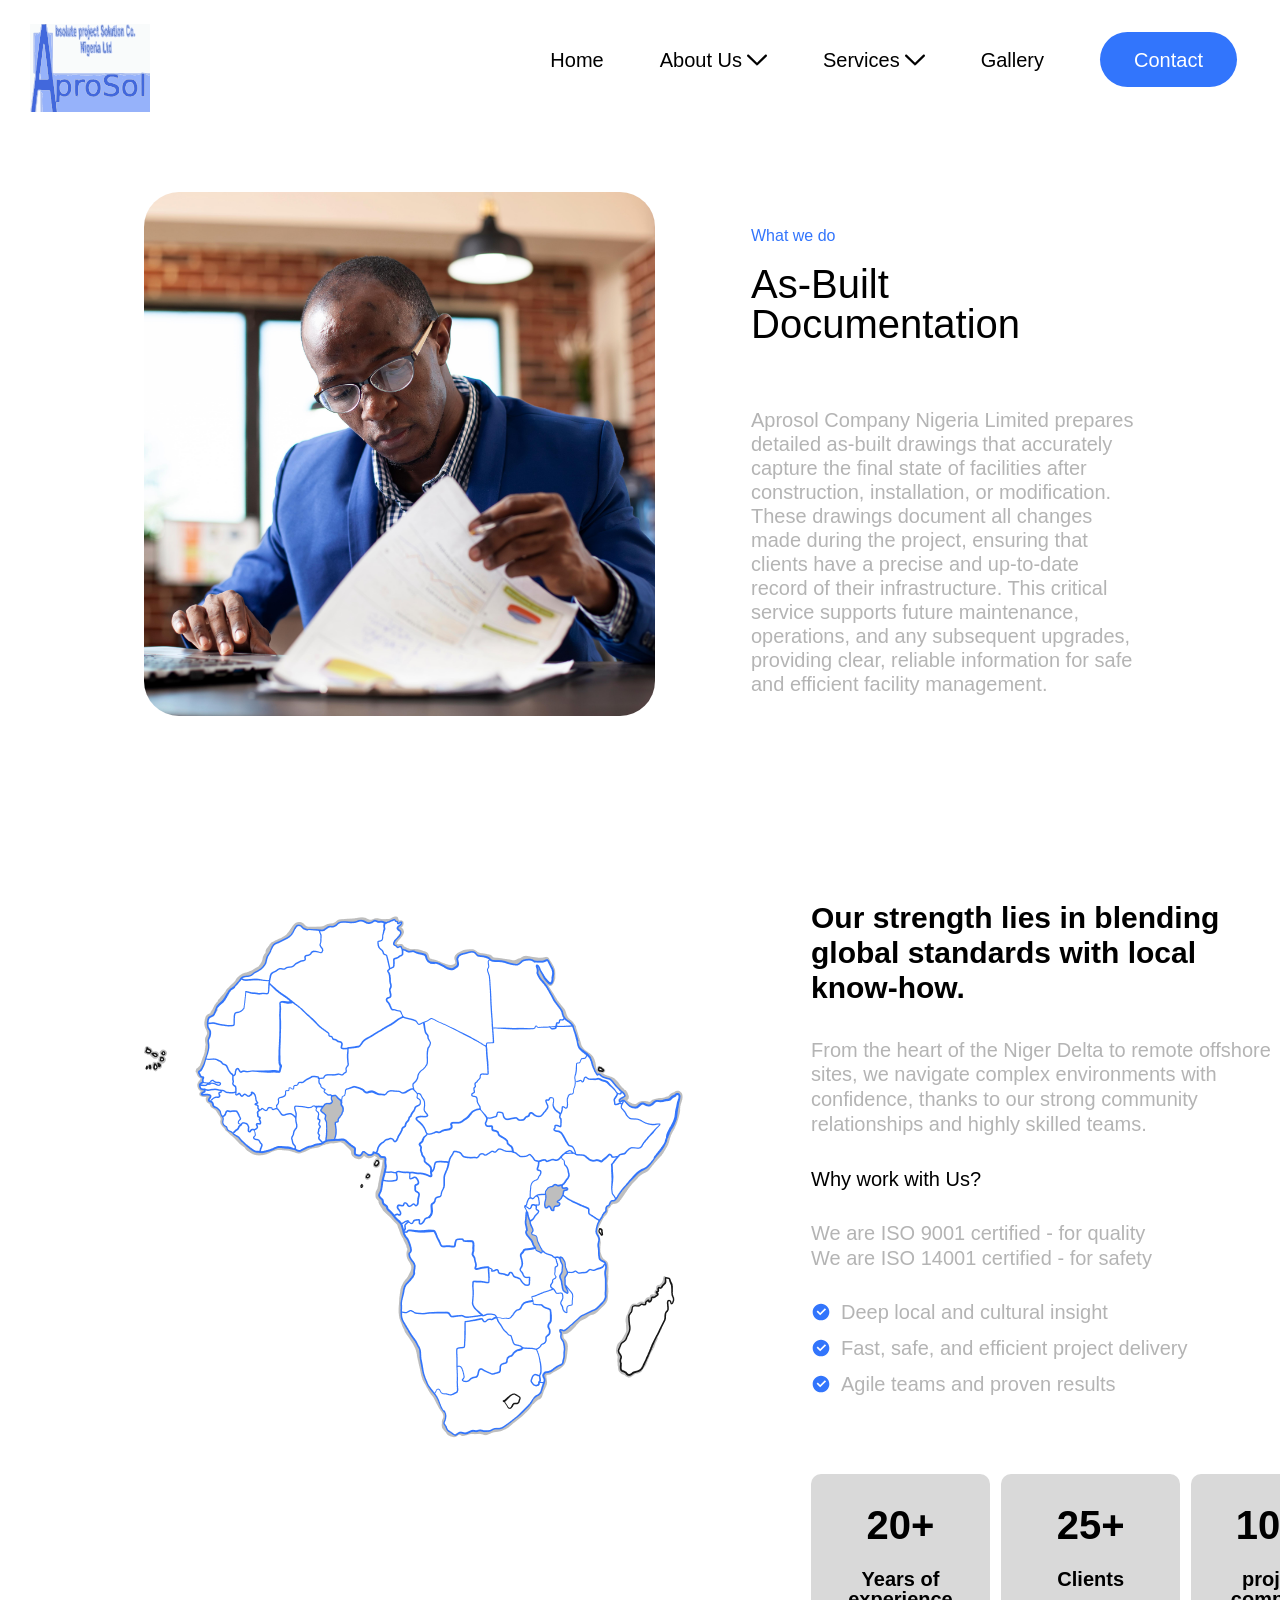
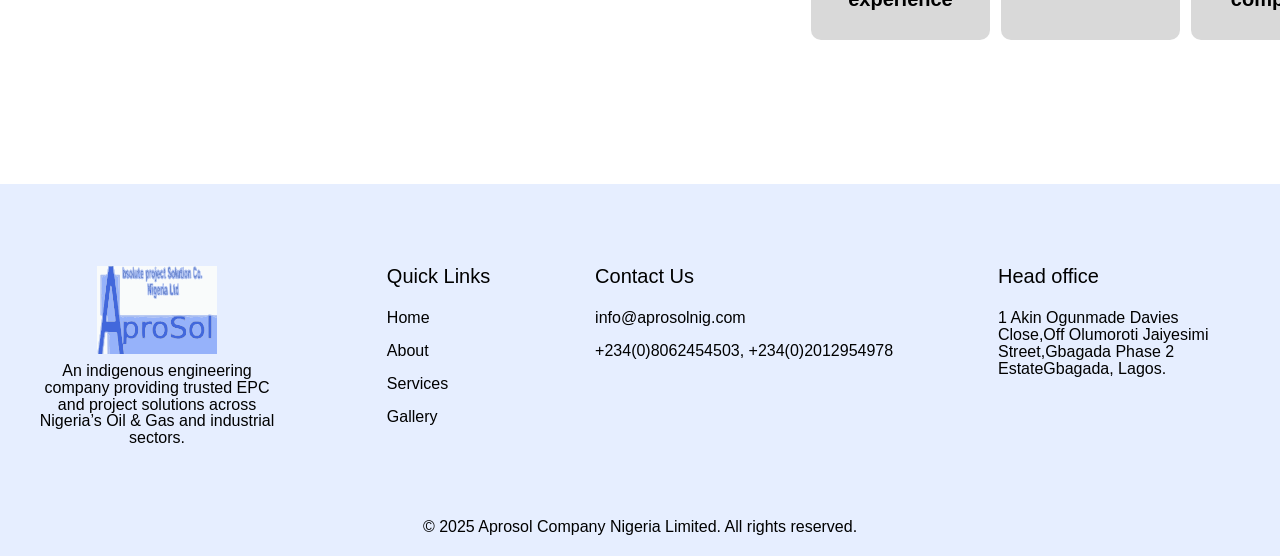
<file: public/As_bulit_documentation.html>
<!DOCTYPE html>
<html lang="en">
<head>
    <meta charset="UTF-8">
    <meta name="viewport" content="width=device-width, initial-scale=1.0">
    <title>Absolute Project Solution Company</title>
    <link rel="stylesheet" href="../css/styles.css">
</head>
<body>
    <header>
        <nav id="navbar">
            <img src="../assets/Icons & Vectors/image2vector.svg" alt="AproSol Logo" class="logo">
            <img src="../assets/Icons & Vectors/three-horizontal-lines-outline-icon (2).svg" class="hamburger" aria-label="Toggle navigation menu">
                

            <ul class="main-menu">
                <li><a href="../index.html">Home</a></li>
                <li class="has-dropdown">
                    <a href="about.html" 
                    class="dropdown-toggle" 
                    id="aboutDropdown" 
                    aria-haspopup="true"       
                    aria-expanded="false">
                        About Us
                        <img src="../assets/Icons & Vectors/line-angle-down-icon.svg" alt="Arrow down" class="icon icon-arrow-down" style="width: 1em; height: 1em; margin-left: 5px; vertical-align: middle;">
                    </a>
                    <ul class="dropdown-menu" aria-labelledby="aboutDropdown">
                        <li id="about-page-link"><a href="about.html">About Page</a></li>
                        <li><a href="clients.html">Clients</a></li>
                        <li><a href="career.html">Careers</a></li>
                    </ul>                   
                </li>
                <li class="has-dropdown">
                    <a href="service.html" 
                    class="dropdown-toggle" 
                    id="servicesDropdown" 
                    aria-haspopup="true" 
                    aria-expanded="false">
                        Services
                        <img src="../assets/Icons & Vectors/line-angle-down-icon.svg" alt="Arrow down" class="icon icon-arrow-down" style="width: 1em; height: 1em; margin-left: 5px; vertical-align: middle;">
                    </a>
                    <ul class="dropdown-menu" aria-labelledby="servicesDropdown">
                        <li id="service-page-link"><a href="service.html">Services Page</a></li>
                        <li><a href="engineering_design.html">Engineering Design</a></li>
                        <li><a href="procurement.html">Procurement</a></li>
                        <li><a href="Technical_manpower.html">Technical Manpower Supply</a></li>
                        <li><a href="construction_support.html">Construction Support</a></li>
                        <li><a href="As_bulit_documentation.html">As-built Documentation</a></li>
                        <li><a href="installation_and_construction.html">Installation & Construction</a></li>
                    </ul>
                </li>
                <li><a href="gallery.html">Gallery</a></li>
                <li><a href=contact.html"><button>Contact</button></a></li>
            </ul>
        </nav>
    </header>
    <main>
        <section id="as-built" class="swap-container">
            <div><img src="../assets/Services Page/male-manager-reviewing-data-clipboard.jpg" alt="" class="img-card"></div>
            <div>
                <h2 class="title"><p>What we do</p>As-Built Documentation</h2>
                <p>Aprosol Company Nigeria Limited prepares detailed as-built drawings that accurately capture the final state of facilities after construction, installation, or modification. These drawings document all changes made during the project, ensuring that clients have a precise and up-to-date record of their infrastructure. This critical service supports future maintenance, operations, and any subsequent upgrades, providing clear, reliable information for safe and efficient facility management.</p>
            </div>
        </section>

       <section id="review">
            <div class="review-container">
        		<img src="../assets/Icons & Vectors/MAp-of-africaaa.png" alt="" class="map">              
				<div>
					<h2>Our strength lies in blending <br> global standards with local <br> know-how.</h2>
					<p>From the heart of the Niger Delta to remote offshore <br> sites, we navigate complex environments with <br> confidence, thanks to our strong community <br> relationships and highly skilled teams.</p>
					<h3>Why work with Us?</h3>
                    <p>We are ISO 9001 certified - for quality <br>
                    We are ISO 14001 certified - for safety</p>
					<ul>
						<li><svg width="20px" height="20px" viewBox="0 0 24 24" xmlns="http://www.w3.org/2000/svg" fill="#3275FC" >
								<g id="SVGRepo_bgCarrier" stroke-width="0"/>
								<g id="SVGRepo_tracerCarrier" stroke-linecap="round" stroke-linejoin="round"/>
								<g id="SVGRepo_iconCarrier"> <g> <path fill="none" d="M0 0h24v24H0z"/> <path d="M12 22C6.477 22 2 17.523 2 12S6.477 2 12 2s10 4.477 10 10-4.477 10-10 10zm-.997-6l7.07-7.071-1.414-1.414-5.656 5.657-2.829-2.829-1.414 1.414L11.003 16z"/> </g> </g>
							</svg>Deep local and cultural insight</li>
						<li><svg width="20px" height="20px" viewBox="0 0 24 24" xmlns="http://www.w3.org/2000/svg" fill="#3275FC" >
								<g id="SVGRepo_bgCarrier" stroke-width="0"/>
								<g id="SVGRepo_tracerCarrier" stroke-linecap="round" stroke-linejoin="round"/>
								<g id="SVGRepo_iconCarrier"> <g> <path fill="none" d="M0 0h24v24H0z"/> <path d="M12 22C6.477 22 2 17.523 2 12S6.477 2 12 2s10 4.477 10 10-4.477 10-10 10zm-.997-6l7.07-7.071-1.414-1.414-5.656 5.657-2.829-2.829-1.414 1.414L11.003 16z"/> </g> </g>
							</svg>Fast, safe, and efficient project delivery</li>
						<li><svg width="20px" height="20px" viewBox="0 0 24 24" xmlns="http://www.w3.org/2000/svg" fill="#3275FC" >
								<g id="SVGRepo_bgCarrier" stroke-width="0"/>
								<g id="SVGRepo_tracerCarrier" stroke-linecap="round" stroke-linejoin="round"/>
								<g id="SVGRepo_iconCarrier"> <g> <path fill="none" d="M0 0h24v24H0z"/> <path d="M12 22C6.477 22 2 17.523 2 12S6.477 2 12 2s10 4.477 10 10-4.477 10-10 10zm-.997-6l7.07-7.071-1.414-1.414-5.656 5.657-2.829-2.829-1.414 1.414L11.003 16z"/> </g> </g>
							</svg>Agile teams and  proven results </li>
					</ul>

					<div class="extra">
						<div class="letters">
							<h4>20+</h4>
							<p>Years of <br> experience</p>
						</div>
						<div class="letters">
							<h4>25+</h4>
							<p>Clients</p>
						</div>
						<div class="letters">
							<h4>100+</h4>
							<p>projects <br>completed</p>
						</div>
					</div>
				</div>
			</div>
        </section>
    </main>
        <footer>
        <div class="footer-container">
            <div class="footer-logo">
                <img src="../assets/Icons & Vectors/image2vector.svg" alt="AproSol Logo" class="logo">
                <p>An indigenous engineering company providing trusted EPC and project solutions across Nigeria’s Oil & Gas and industrial sectors.</p>
            </div>
            <div>
                <h3>Quick Links</h3>
                <ul>
                    <li><a href="../index.html">Home</a></li>
                    <li><a href="about.html">About</a></li>
                    <li><a href="service.html">Services</a></li>
                    <li><a href="gallery.html">Gallery</a></li>
                </ul>
            </div>
            <div>
                <h3>Contact Us</h3>
                <ul>
                    <li><a href="mailto:info@aprosolnig.com">info@aprosolnig.com</a></li>
                    <li>+234(0)8062454503, +234(0)2012954978</li>
                </ul>
            </div>
            <div>
                <h3>Head office</h3>
                <p>1 Akin Ogunmade Davies Close,Off Olumoroti Jaiyesimi Street,Gbagada Phase 2 EstateGbagada, Lagos.</p>
            </div>

        </div>   
        <p id="copyright">&copy; 2025 Aprosol Company Nigeria Limited. All rights reserved.</p>
    </footer> 
</body>
<script src="../js/main.js"></script>
</html>
</file>
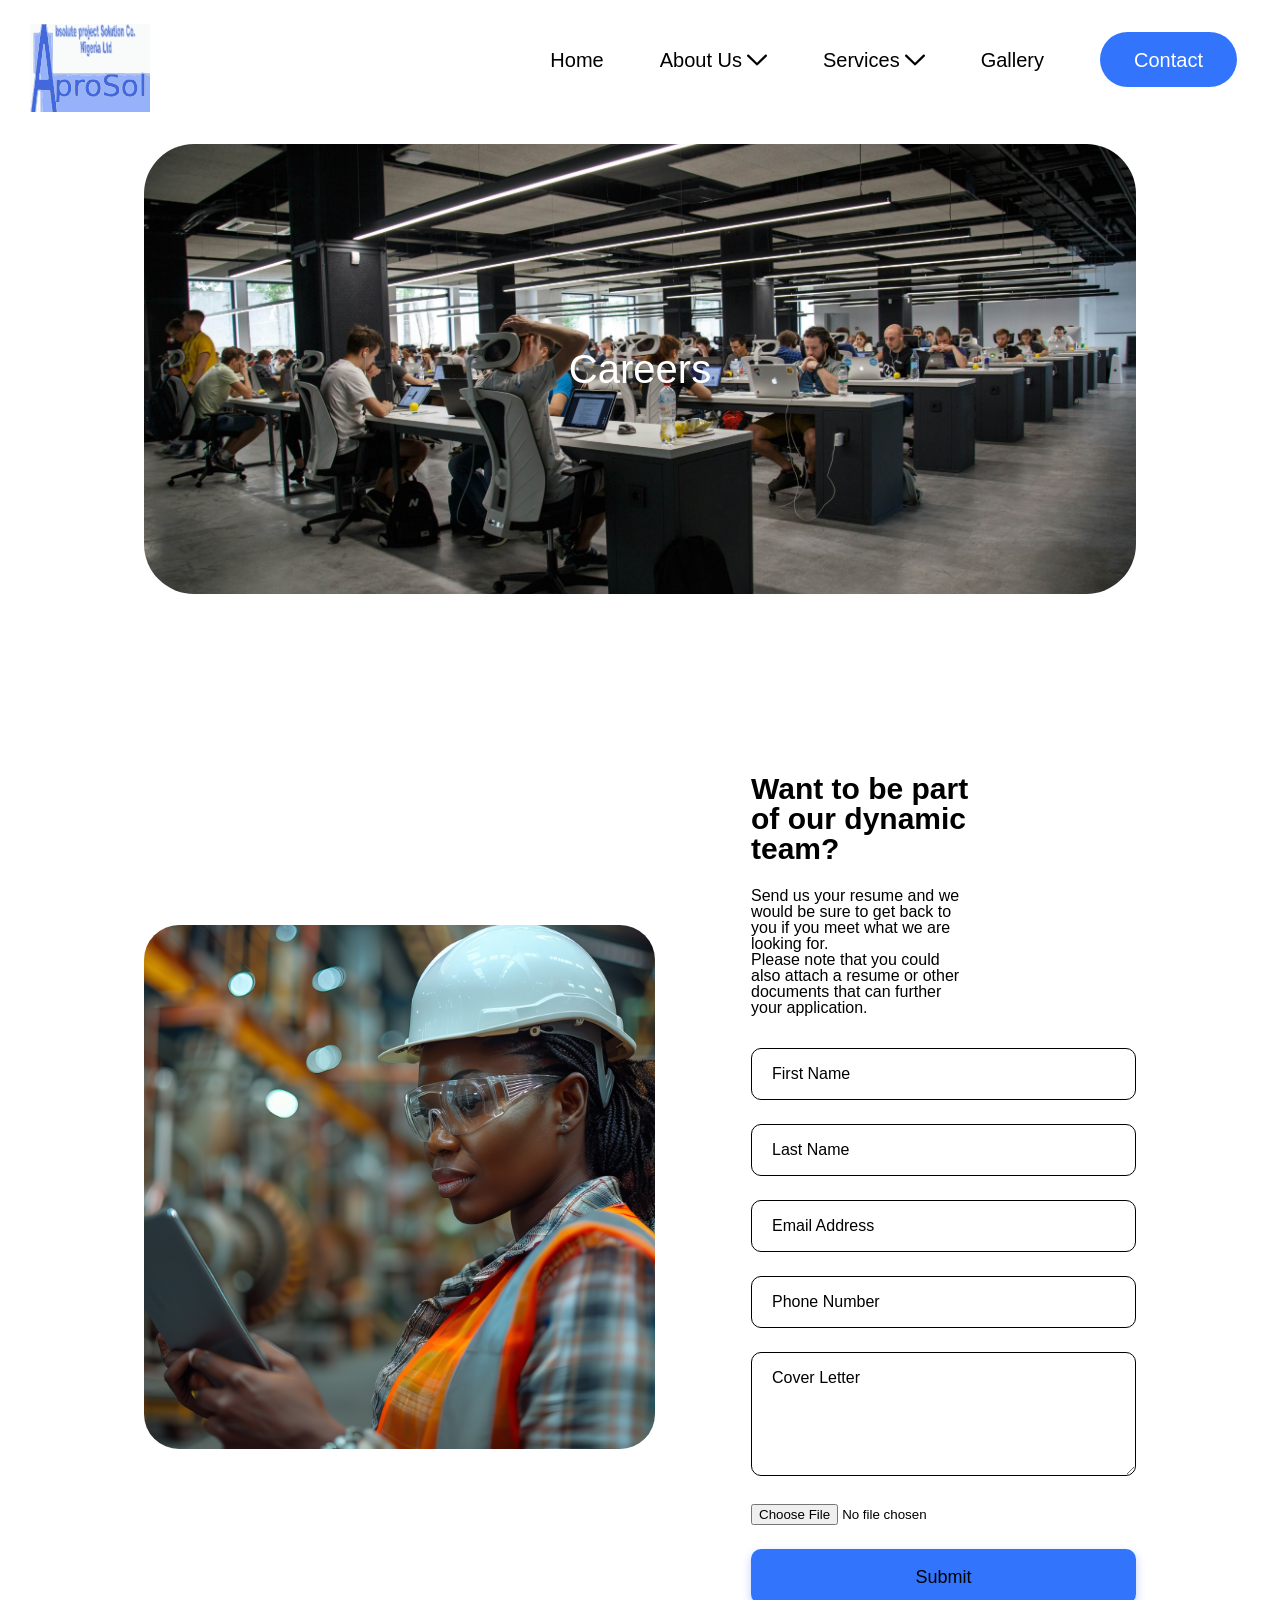
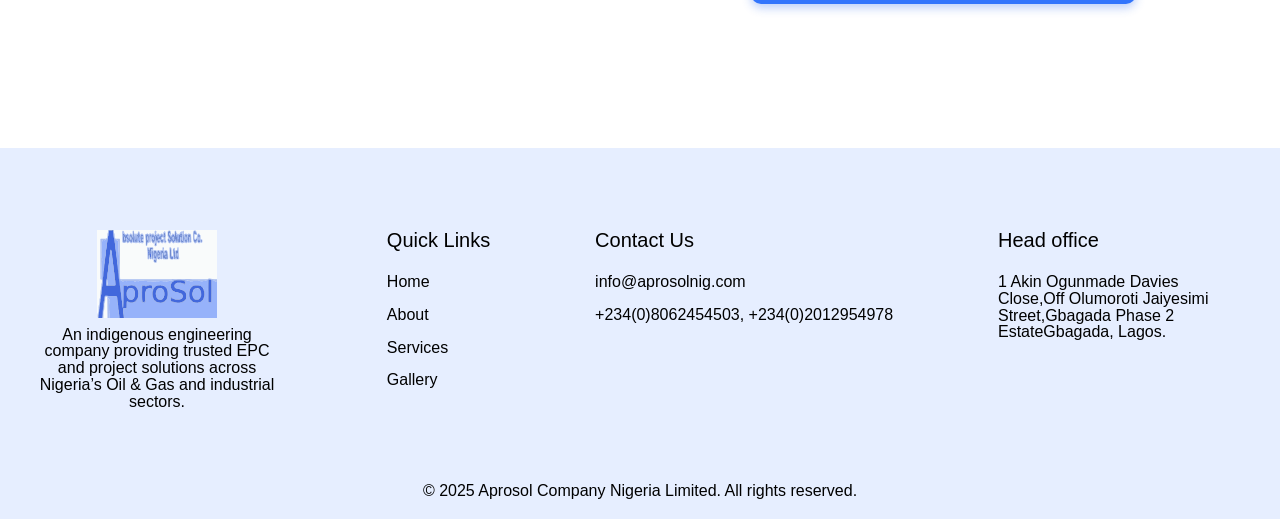
<file: public/career.html>
<!DOCTYPE html>
<html lang="en">
<head>
    <meta charset="UTF-8">
    <meta name="viewport" content="width=device-width, initial-scale=1.0">
    <title>Absolute Project Solution Company</title>
    <link rel="stylesheet" href="../css/styles.css">
</head>
<body>
    <header>
        <nav id="navbar">
            <img src="../assets/Icons & Vectors/image2vector.svg" alt="AproSol Logo" class="logo">
            <img src="../assets/Icons & Vectors/three-horizontal-lines-outline-icon (2).svg" class="hamburger" aria-label="Toggle navigation menu">
                

            <ul class="main-menu">
                <li><a href="../index.html">Home</a></li>
                <li class="has-dropdown">
                    <a href="about.html" 
                    class="dropdown-toggle" 
                    id="aboutDropdown" 
                    aria-haspopup="true"       
                    aria-expanded="false">
                        About Us
                        <img src="../assets/Icons & Vectors/line-angle-down-icon.svg" alt="Arrow down" class="icon icon-arrow-down" style="width: 1em; height: 1em; margin-left: 5px; vertical-align: middle;">
                    </a>
                    <ul class="dropdown-menu" aria-labelledby="aboutDropdown">
                        <li id="about-page-link"><a href="about.html">About Page</a></li>
                        <li><a href="clients.html">Clients</a></li>
                        <li><a href="career.html">Careers</a></li>
                    </ul>                   
                </li>
                <li class="has-dropdown">
                    <a href="service.html" 
                    class="dropdown-toggle" 
                    id="servicesDropdown" 
                    aria-haspopup="true" 
                    aria-expanded="false">
                        Services
                        <img src="../assets/Icons & Vectors/line-angle-down-icon.svg" alt="Arrow down" class="icon icon-arrow-down" style="width: 1em; height: 1em; margin-left: 5px; vertical-align: middle;">
                    </a>
                    <ul class="dropdown-menu" aria-labelledby="servicesDropdown">
                        <li id="service-page-link"><a href="service.html">Services Page</a></li>
                        <li><a href="engineering_design.html">Engineering Design</a></li>
                        <li><a href="procurement.html">Procurement</a></li>
                        <li><a href="Technical_manpower.html">Technical Manpower Supply</a></li>
                        <li><a href="construction_support.html">Construction Support</a></li>
                        <li><a href="As_bulit_documentation.html">As-built Documentation</a></li>
                        <li><a href="installation_and_construction.html">Installation & Construction</a></li>
                    </ul>
                </li>
                <li><a href="gallery.html">Gallery</a></li>
                <li><a href=contact.html"><button>Contact</button></a></li>
            </ul>
        </nav>
    </header>
    <main>
        <section id="hero-career">
            <h1>Careers</h1>
        </section>

        <section id="career-form">
            <div><img src="../assets/About Page/d7fe8ffde458cb4a6906128e189b31e842f4ba74.jpg" alt="" class="img-card"></div>
            <div>
                <div>
                    <h2>Want to be part of our dynamic team?</h2>
                    <p>Send us your resume and we would be sure to get back to you if you meet what we are looking for. <br>
                        Please note that you could also attach a resume or other documents that can further your application.
                    </p>
                </div>
                <form action="https://formsubmit.co/info@aprosolnig.com" method="post" enctype="multipart/form-data" class="career-form">
                    
                    <input type="hidden" name="_subject" value="New Job Application (Resume Attached)">
                    <input type="hidden" name="_captcha" value="false">
                    <input type="hidden" name="_next" value="https://yourwebsite.com/thank-you.html"> 
                    
                    <!-- First Name Input -->
                    <div>
                        <label for="first-name">First Name</label>
                        <input type="text" id="first-name" name="first-name" placeholder="First Name" required>
                    </div>
                    <!-- Last Name Input -->
                    <div>
                        <label for="last-name">Last Name</label>
                        <input type="text" id="last-name" name="last-name" placeholder="Last Name" required>
                    </div>
                    <!-- Email Input -->
                    <div>
                        <label for="email">Email</label>
                        <input type="email" id="email" name="email" placeholder="Email Address" required>
                    </div>
                    <!-- Phone Number Input -->
                    <div>
                        <label for="phone">Phone Number</label>
                        <input type="tel" id="phone" name="phone" placeholder="Phone Number" required>
                    </div>
                    <!-- Cover Letter Textarea -->
                    <div>
                        <label for="cover-letter">Cover Letter</label>
                        <textarea id="cover-letter" name="cover-letter" rows="5" placeholder="Cover Letter" required></textarea>
                    </div>
                    <!-- Resume Upload -->
                    <div>
                        <label for="resume">Attach resume (max 4MB)</label>
                        <input type="file" id="resume" name="resume" accept=".pdf,.doc,.docx,.jpg,.png" aria-describedby="resume-error">
                        <p id="resume-error" role="alert" style="color:#c00;display:none;margin:6px 0;font-size:0.9rem;"></p>
                    </div>
                    <!-- Submit Button -->
                    <div>
                        <button type="submit">Submit</button>
                    </div>
                </form>
            </div>
        </section>
    </main>
        <footer>
        <div class="footer-container">
            <div class="footer-logo">
                <img src="../assets/Icons & Vectors/image2vector.svg" alt="AproSol Logo" class="logo">
                <p>An indigenous engineering company providing trusted EPC and project solutions across Nigeria’s Oil & Gas and industrial sectors.</p>
            </div>
            <div>
                <h3>Quick Links</h3>
                <ul>
                    <li><a href="../index.html">Home</a></li>
                    <li><a href="about.html">About</a></li>
                    <li><a href="service.html">Services</a></li>
                    <li><a href="gallery.html">Gallery</a></li>
                </ul>
            </div>
            <div>
                <h3>Contact Us</h3>
                <ul>
                    <li><a href="mailto:info@aprosolnig.com">info@aprosolnig.com</a></li>
                    <li>+234(0)8062454503, +234(0)2012954978</li>
                </ul>
            </div>
            <div>
                <h3>Head office</h3>
                <p>1 Akin Ogunmade Davies Close,Off Olumoroti Jaiyesimi Street,Gbagada Phase 2 EstateGbagada, Lagos.</p>
            </div>

        </div>   
        <p id="copyright">&copy; 2025 Aprosol Company Nigeria Limited. All rights reserved.</p>
    </footer> 
</body>
<script src="../js/main.js"></script>
</html>
</file>
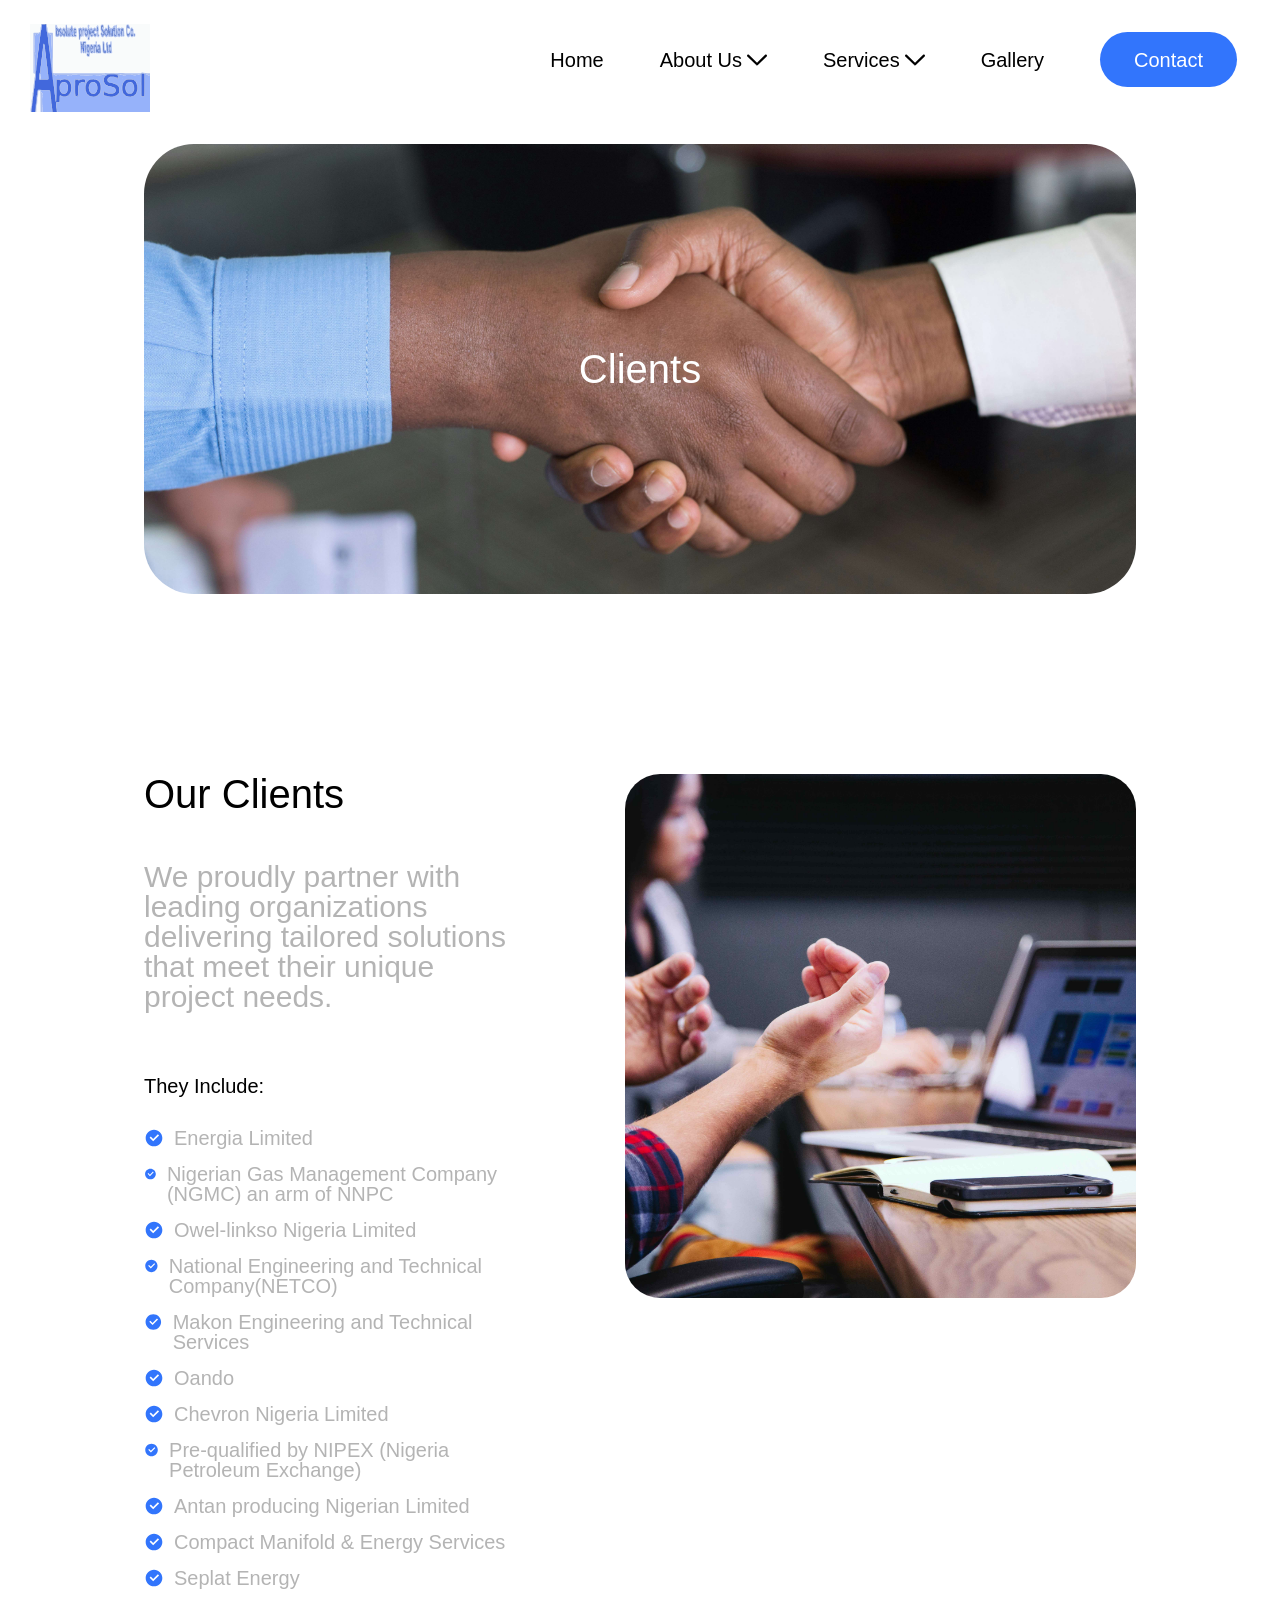
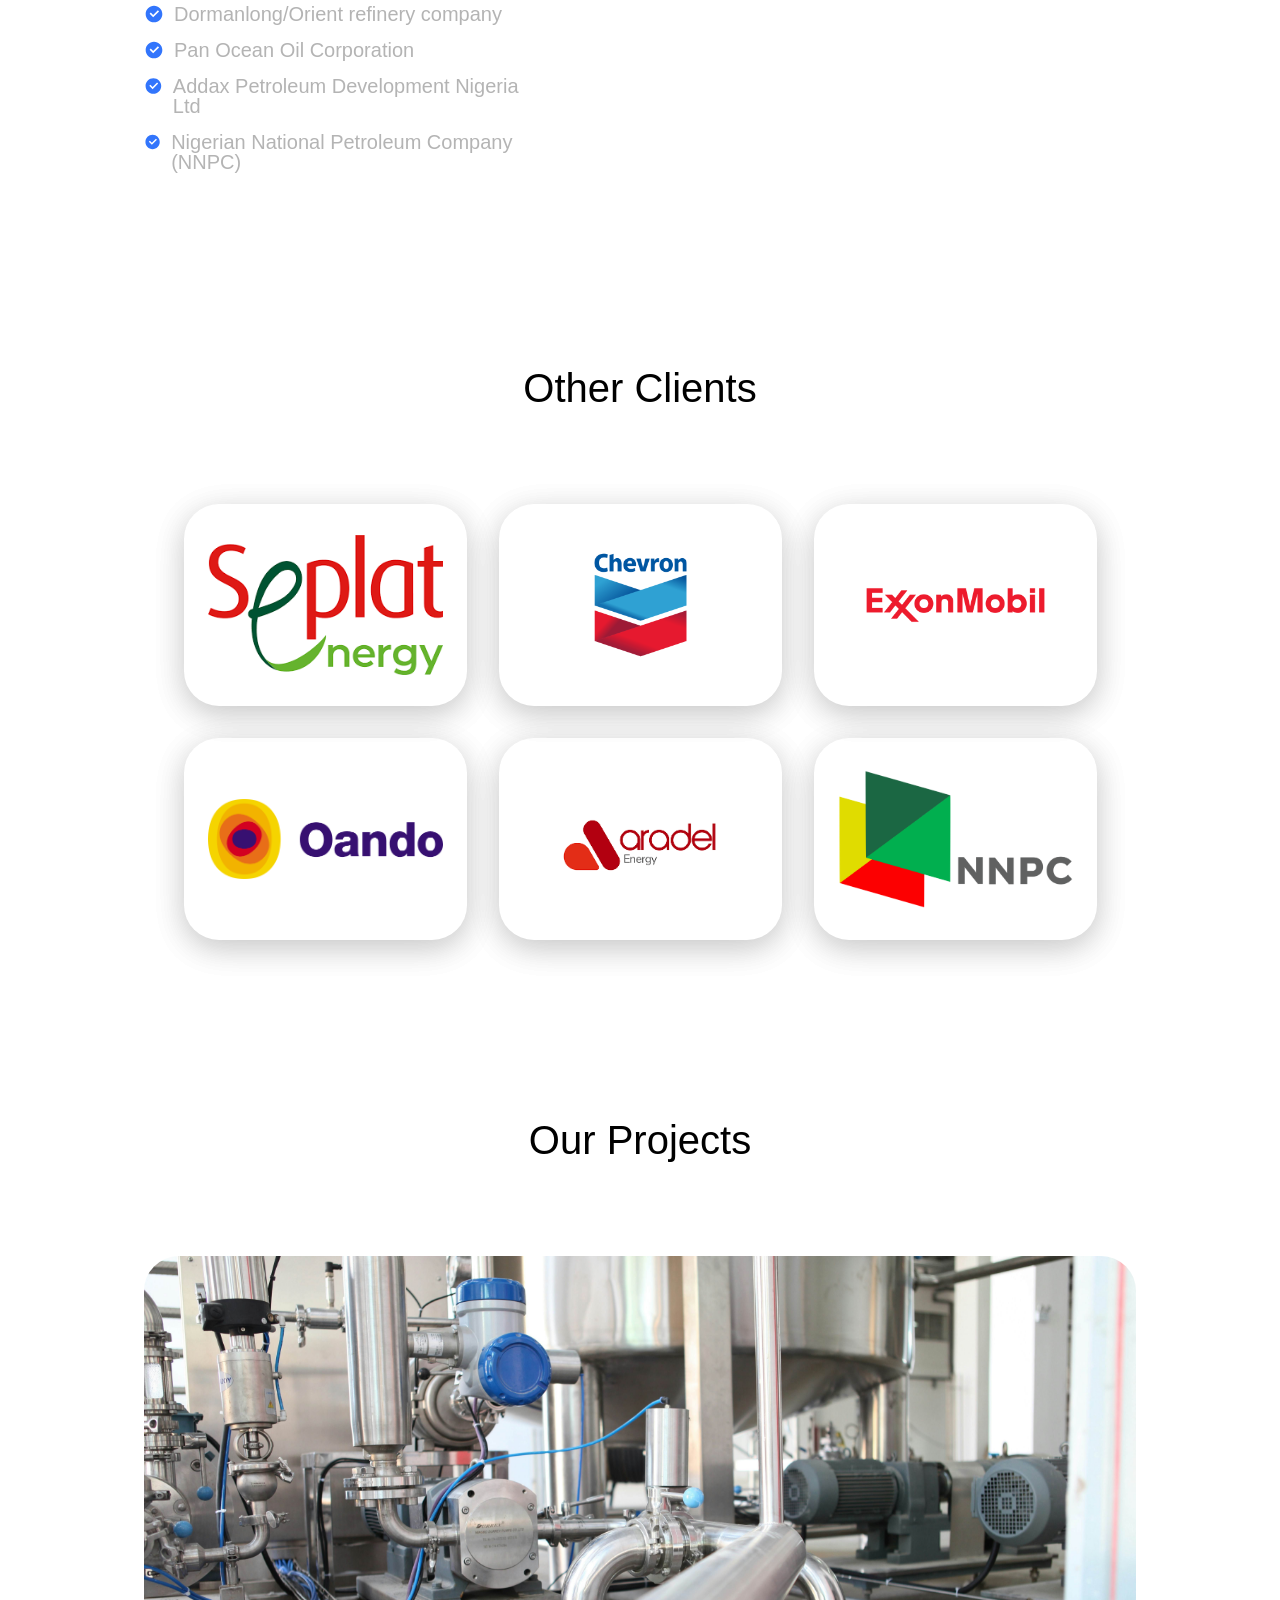
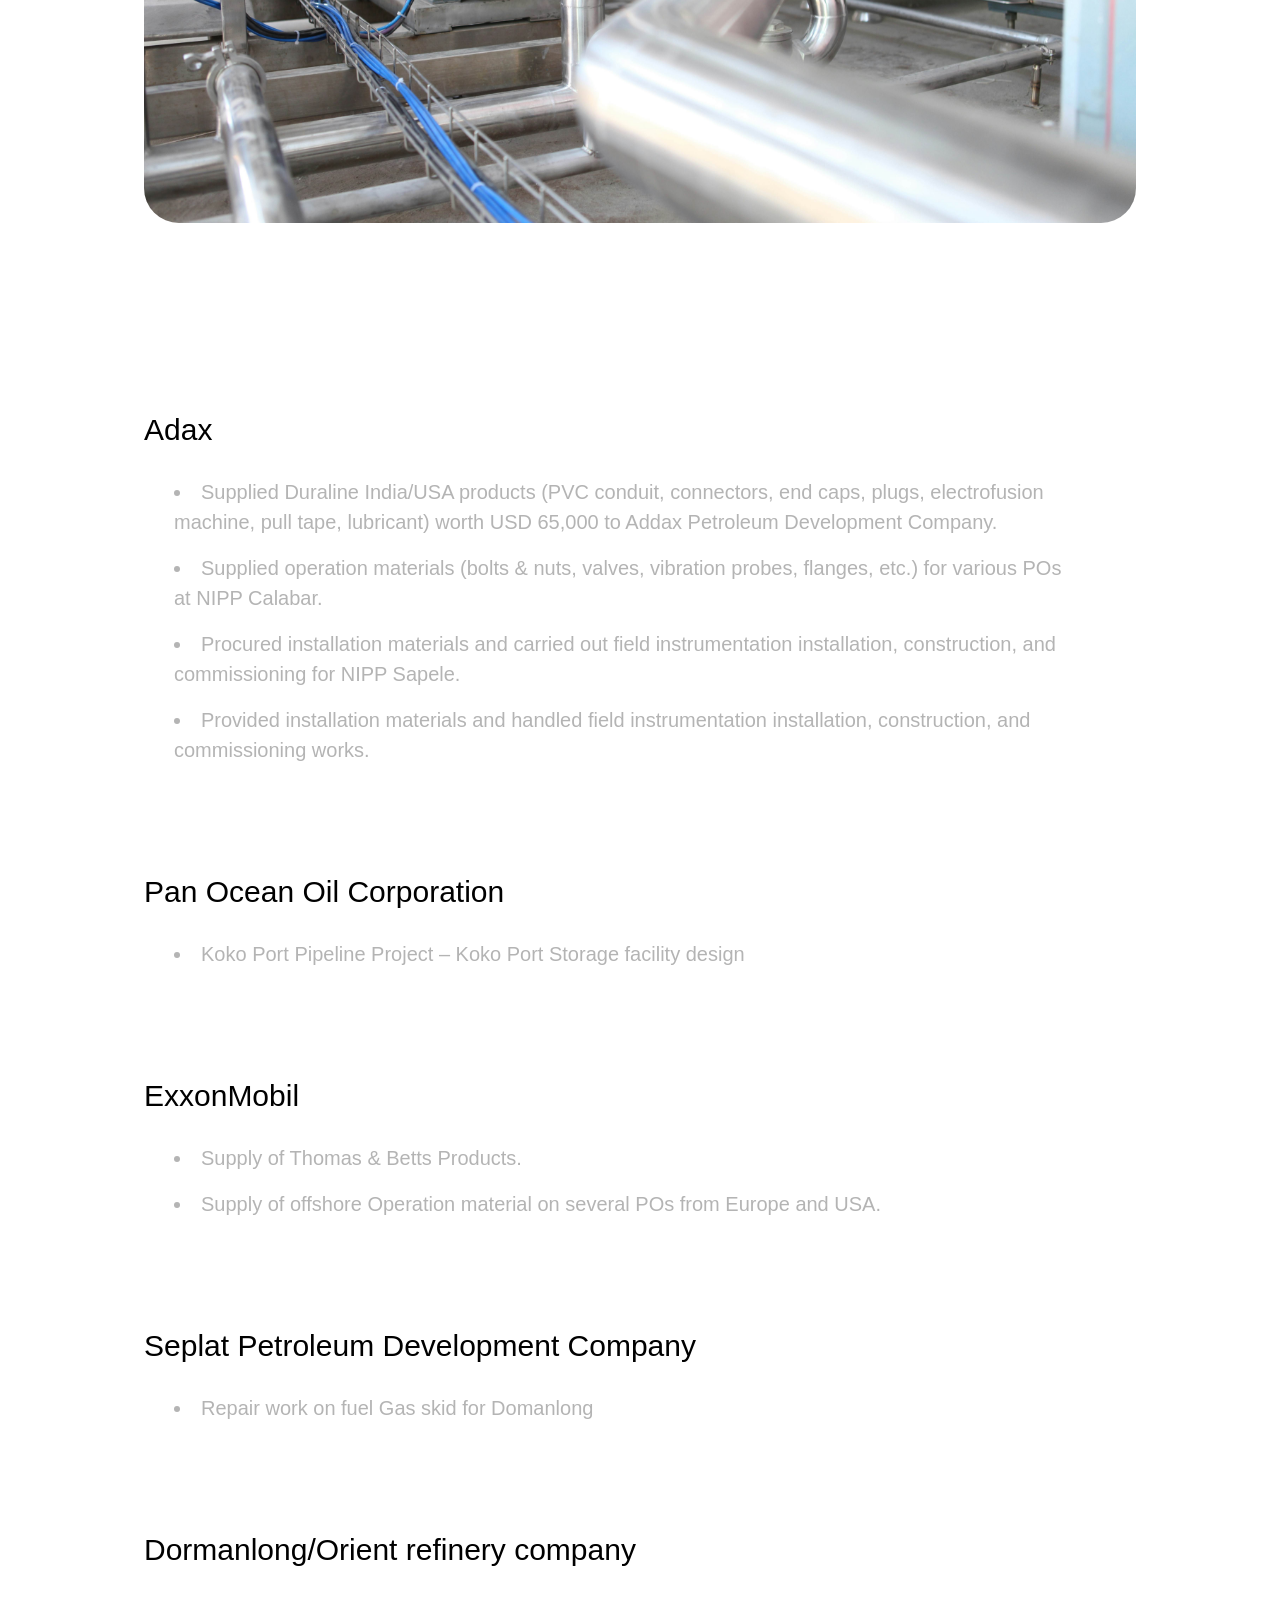
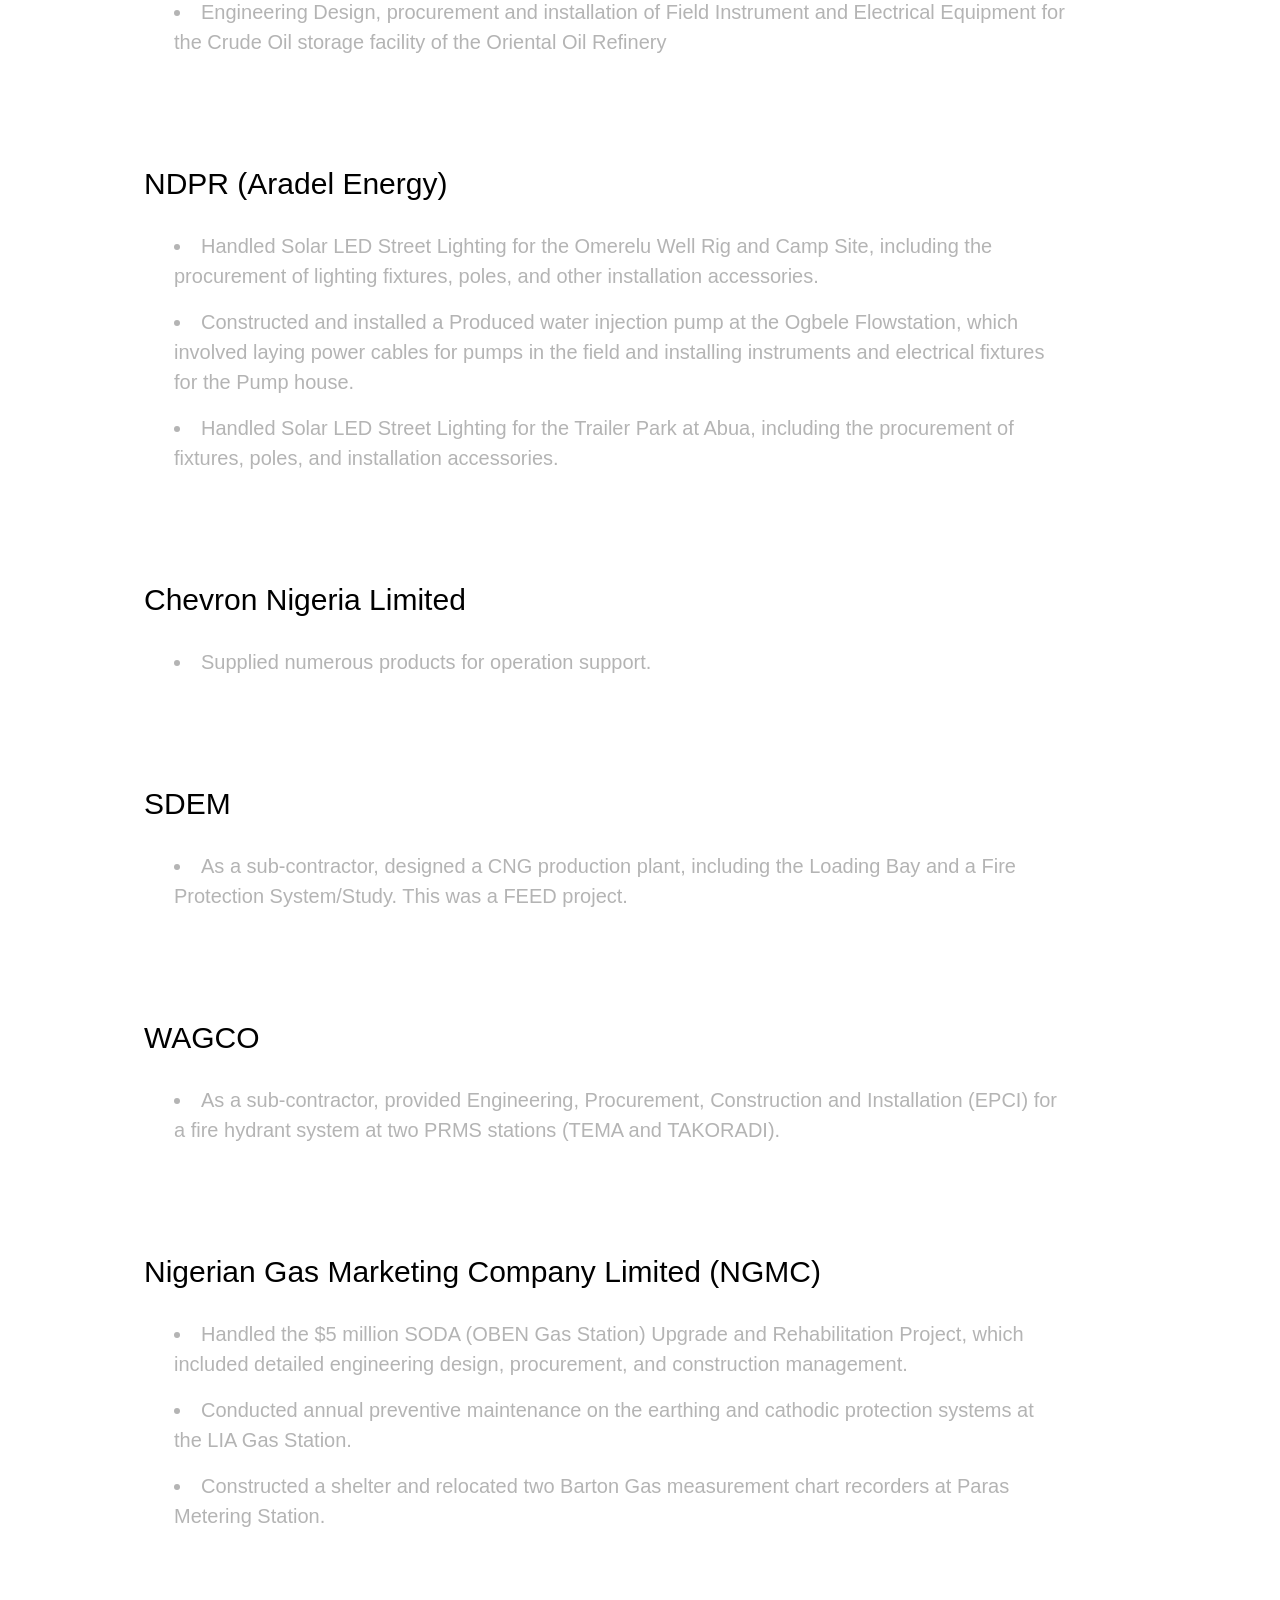
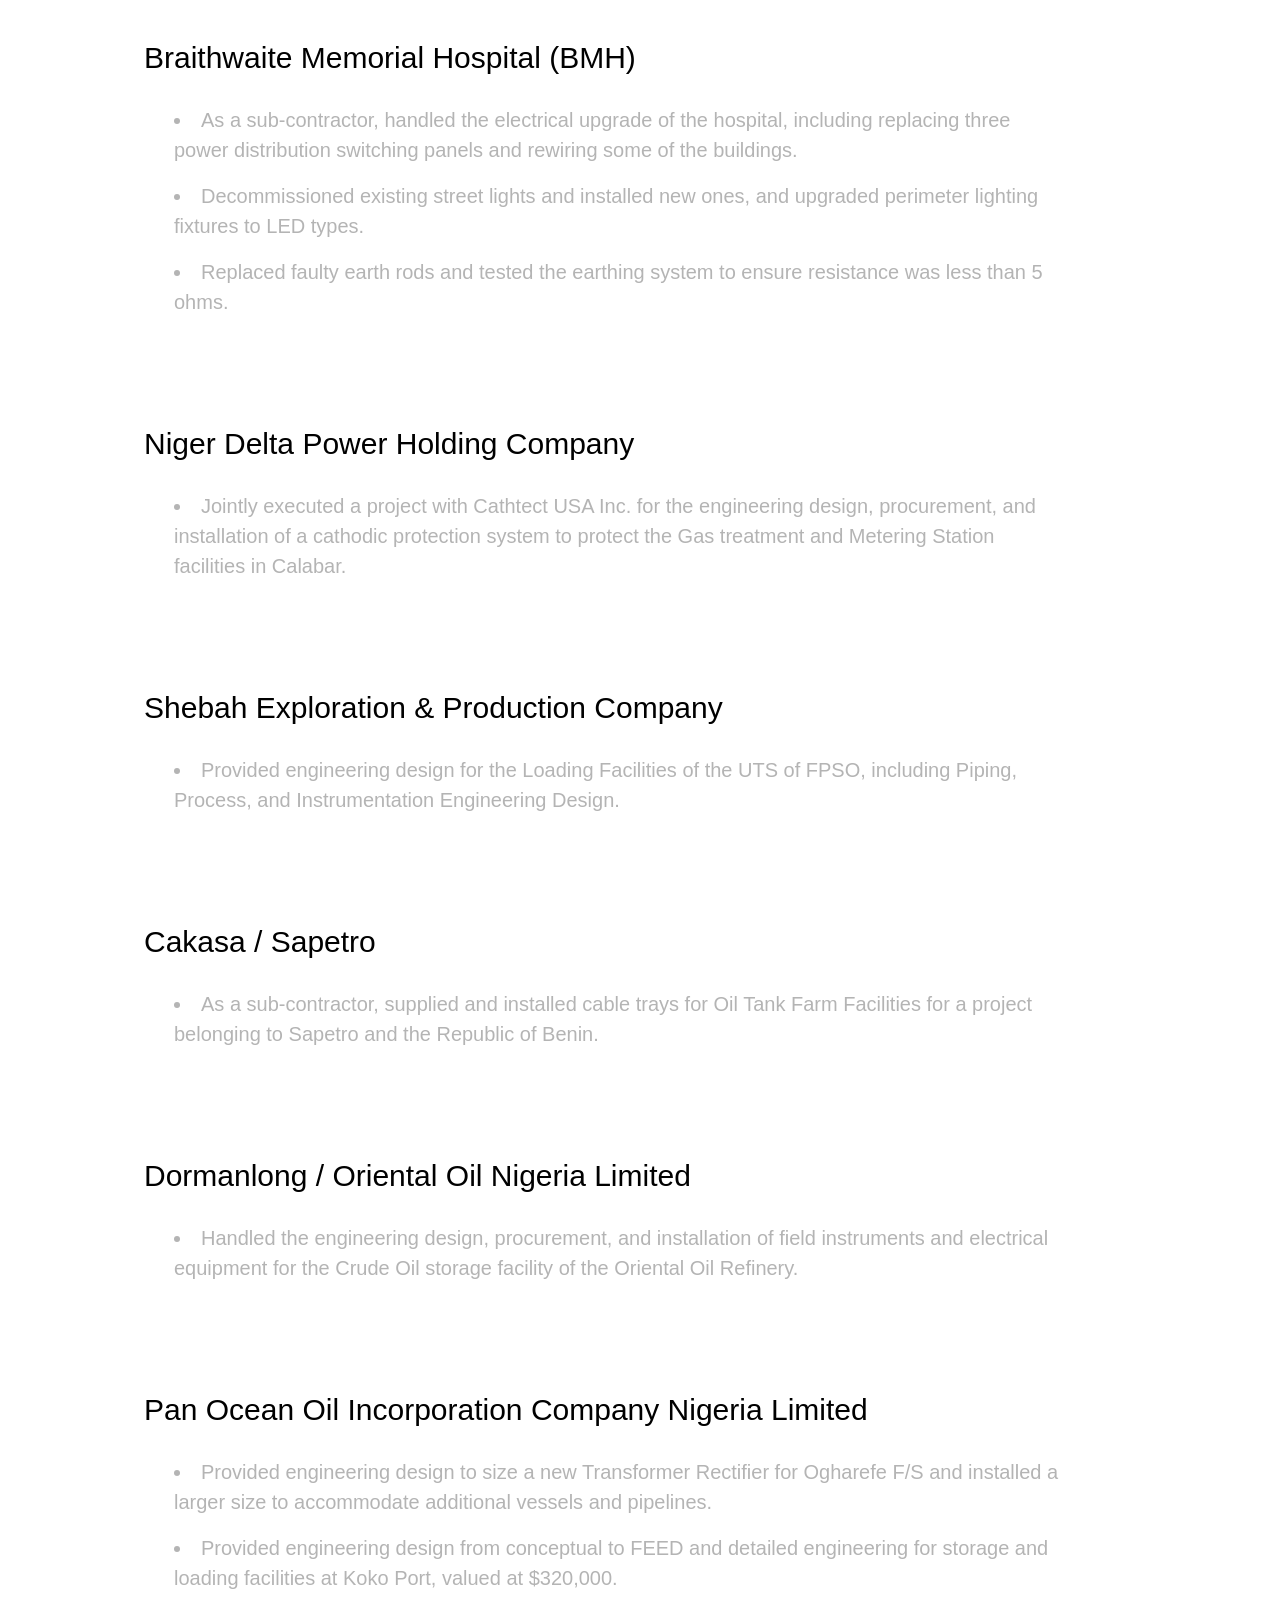
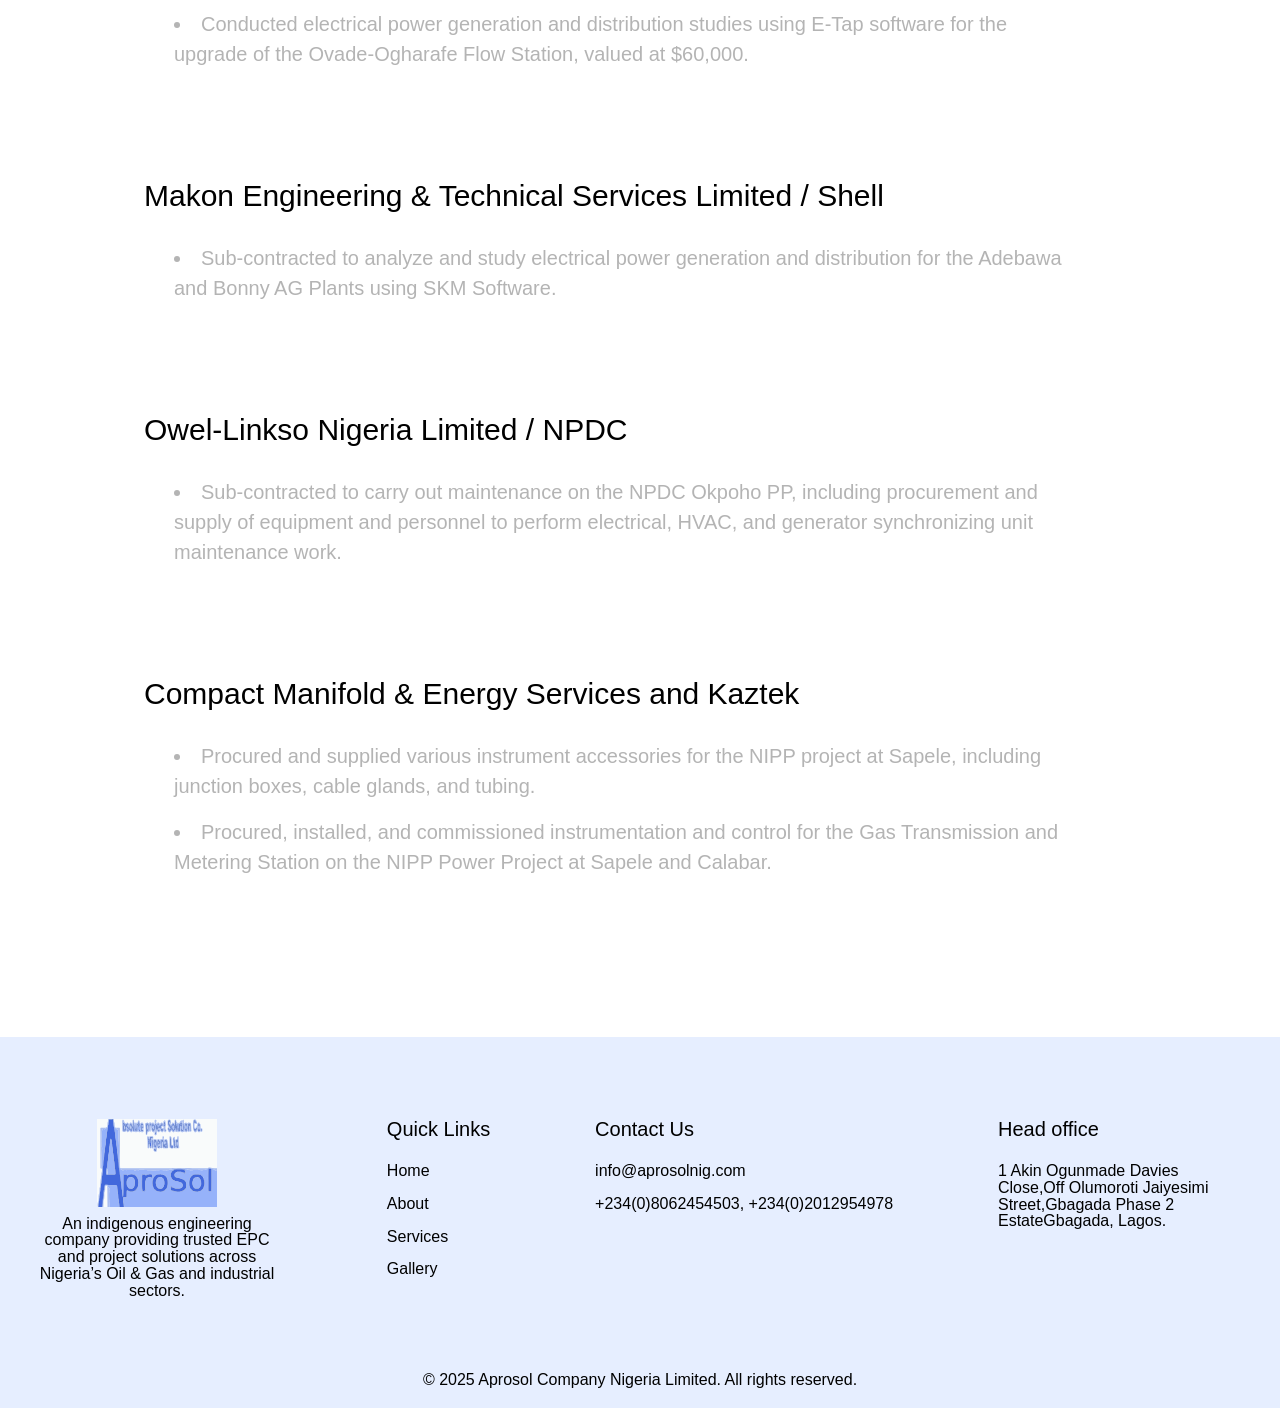
<file: public/clients.html>
<!DOCTYPE html>
<html lang="en">
<head>
    <meta charset="UTF-8">
    <meta name="viewport" content="width=device-width, initial-scale=1.0">
    <title>Absolute Project Solution Company</title>
    <link rel="stylesheet" href="../css/styles.css">
</head>
<body>
    <header>
        <nav id="navbar">
            <img src="../assets/Icons & Vectors/image2vector.svg" alt="AproSol Logo" class="logo">
            <img src="../assets/Icons & Vectors/three-horizontal-lines-outline-icon (2).svg" class="hamburger" aria-label="Toggle navigation menu">
                

            <ul class="main-menu">
                <li><a href="../index.html">Home</a></li>
                <li class="has-dropdown">
                    <a href="about.html" 
                    class="dropdown-toggle" 
                    id="aboutDropdown" 
                    aria-haspopup="true"       
                    aria-expanded="false">
                        About Us
                        <img src="../assets/Icons & Vectors/line-angle-down-icon.svg" alt="Arrow down" class="icon icon-arrow-down" style="width: 1em; height: 1em; margin-left: 5px; vertical-align: middle;">
                    </a>
                    <ul class="dropdown-menu" aria-labelledby="aboutDropdown">
                        <li id="about-page-link"><a href="about.html">About Page</a></li>
                        <li><a href="clients.html">Clients</a></li>
                        <li><a href="career.html">Careers</a></li>
                    </ul>                   
                </li>
                <li class="has-dropdown">
                    <a href="service.html" 
                    class="dropdown-toggle" 
                    id="servicesDropdown" 
                    aria-haspopup="true" 
                    aria-expanded="false">
                        Services
                        <img src="../assets/Icons & Vectors/line-angle-down-icon.svg" alt="Arrow down" class="icon icon-arrow-down" style="width: 1em; height: 1em; margin-left: 5px; vertical-align: middle;">
                    </a>
                    <ul class="dropdown-menu" aria-labelledby="servicesDropdown">
                        <li id="service-page-link"><a href="service.html">Services Page</a></li>
                        <li><a href="engineering_design.html">Engineering Design</a></li>
                        <li><a href="procurement.html">Procurement</a></li>
                        <li><a href="Technical_manpower.html">Technical Manpower Supply</a></li>
                        <li><a href="construction_support.html">Construction Support</a></li>
                        <li><a href="As_bulit_documentation.html">As-built Documentation</a></li>
                        <li><a href="installation_and_construction.html">Installation & Construction</a></li>
                    </ul>
                </li>
                <li><a href="gallery.html">Gallery</a></li>
                <li><a href=contact.html"><button>Contact</button></a></li>
            </ul>
        </nav>
    </header>
    <main>
        <section id="hero-clients">
            <h1>Clients</h1>
        </section>

        <section id="our-clients">
            <div>
                <div>
                    <h2>Our Clients</h2>
                    <p>We proudly partner with leading organizations delivering tailored solutions that meet their unique project needs.</p>
                </div>
                <div>
                    <h3>They Include:</h3>
                    <ul>    
                        <a href="https://energiang.com/">
                            <li>
                                <svg width="20px" height="20px" viewBox="0 0 24 24" xmlns="http://www.w3.org/2000/svg" fill="#3275FC" >
                                    <g id="SVGRepo_bgCarrier" stroke-width="0"/>
                                    <g id="SVGRepo_tracerCarrier" stroke-linecap="round" stroke-linejoin="round"/>
                                    <g id="SVGRepo_iconCarrier"> <g> <path fill="none" d="M0 0h24v24H0z"/> <path d="M12 22C6.477 22 2 17.523 2 12S6.477 2 12 2s10 4.477 10 10-4.477 10-10 10zm-.997-6l7.07-7.071-1.414-1.414-5.656 5.657-2.829-2.829-1.414 1.414L11.003 16z"/> </g> </g>
                                </svg>Energia Limited
                            </li>
                        </a>
                        <a href="">
                            <li>
                                <svg width="20px" height="20px" viewBox="0 0 24 24" xmlns="http://www.w3.org/2000/svg" fill="#3275FC" >
                                    <g id="SVGRepo_bgCarrier" stroke-width="0"/>
                                    <g id="SVGRepo_tracerCarrier" stroke-linecap="round" stroke-linejoin="round"/>
                                    <g id="SVGRepo_iconCarrier"> <g> <path fill="none" d="M0 0h24v24H0z"/> <path d="M12 22C6.477 22 2 17.523 2 12S6.477 2 12 2s10 4.477 10 10-4.477 10-10 10zm-.997-6l7.07-7.071-1.414-1.414-5.656 5.657-2.829-2.829-1.414 1.414L11.003 16z"/> </g> </g>
                                </svg>Nigerian Gas Management Company (NGMC) an arm of NNPC
                            </li>
                        </a>
                        <a href="https://www.owel-linkso.com/">
                            <li>
                                <svg width="20px" height="20px" viewBox="0 0 24 24" xmlns="http://www.w3.org/2000/svg" fill="#3275FC" >
                                    <g id="SVGRepo_bgCarrier" stroke-width="0"/>
                                    <g id="SVGRepo_tracerCarrier" stroke-linecap="round" stroke-linejoin="round"/>
                                    <g id="SVGRepo_iconCarrier"> <g> <path fill="none" d="M0 0h24v24H0z"/> <path d="M12 22C6.477 22 2 17.523 2 12S6.477 2 12 2s10 4.477 10 10-4.477 10-10 10zm-.997-6l7.07-7.071-1.414-1.414-5.656 5.657-2.829-2.829-1.414 1.414L11.003 16z"/> </g> </g>
                                </svg>Owel-linkso Nigeria Limited
                            </li>
                        </a>
                        <a href="http://netco.nnpcgroup.com/">
                            <li>
                                <svg width="20px" height="20px" viewBox="0 0 24 24" xmlns="http://www.w3.org/2000/svg" fill="#3275FC" >
                                    <g id="SVGRepo_bgCarrier" stroke-width="0"/>
                                    <g id="SVGRepo_tracerCarrier" stroke-linecap="round" stroke-linejoin="round"/>
                                    <g id="SVGRepo_iconCarrier"> <g> <path fill="none" d="M0 0h24v24H0z"/> <path d="M12 22C6.477 22 2 17.523 2 12S6.477 2 12 2s10 4.477 10 10-4.477 10-10 10zm-.997-6l7.07-7.071-1.414-1.414-5.656 5.657-2.829-2.829-1.414 1.414L11.003 16z"/> </g> </g>
                                </svg>National Engineering and Technical Company(NETCO)
                            </li>
                        </a>
                        <a href="https://makon-group.com/website/">
                            <li>
                                <svg width="20px" height="20px" viewBox="0 0 24 24" xmlns="http://www.w3.org/2000/svg" fill="#3275FC" >
                                    <g id="SVGRepo_bgCarrier" stroke-width="0"/>
                                    <g id="SVGRepo_tracerCarrier" stroke-linecap="round" stroke-linejoin="round"/>
                                    <g id="SVGRepo_iconCarrier"> <g> <path fill="none" d="M0 0h24v24H0z"/> <path d="M12 22C6.477 22 2 17.523 2 12S6.477 2 12 2s10 4.477 10 10-4.477 10-10 10zm-.997-6l7.07-7.071-1.414-1.414-5.656 5.657-2.829-2.829-1.414 1.414L11.003 16z"/> </g> </g>
                                </svg>Makon Engineering and Technical Services
                            </li>
                        </a>
                        <a href="https://www.oandoplc.com/">
                            <li>
                                <svg width="20px" height="20px" viewBox="0 0 24 24" xmlns="http://www.w3.org/2000/svg" fill="#3275FC" >
                                    <g id="SVGRepo_bgCarrier" stroke-width="0"/>
                                    <g id="SVGRepo_tracerCarrier" stroke-linecap="round" stroke-linejoin="round"/>
                                    <g id="SVGRepo_iconCarrier"> <g> <path fill="none" d="M0 0h24v24H0z"/> <path d="M12 22C6.477 22 2 17.523 2 12S6.477 2 12 2s10 4.477 10 10-4.477 10-10 10zm-.997-6l7.07-7.071-1.414-1.414-5.656 5.657-2.829-2.829-1.414 1.414L11.003 16z"/> </g> </g>
                                </svg>Oando
                            </li>
                        </a>
                        <a href="https://www.chevron.com/worldwide/nigeria">
                            <li>
                                <svg width="20px" height="20px" viewBox="0 0 24 24" xmlns="http://www.w3.org/2000/svg" fill="#3275FC" >
                                    <g id="SVGRepo_bgCarrier" stroke-width="0"/>
                                    <g id="SVGRepo_tracerCarrier" stroke-linecap="round" stroke-linejoin="round"/>
                                    <g id="SVGRepo_iconCarrier"> <g> <path fill="none" d="M0 0h24v24H0z"/> <path d="M12 22C6.477 22 2 17.523 2 12S6.477 2 12 2s10 4.477 10 10-4.477 10-10 10zm-.997-6l7.07-7.071-1.414-1.414-5.656 5.657-2.829-2.829-1.414 1.414L11.003 16z"/> </g> </g>
                                </svg>Chevron Nigeria Limited
                            </li>
                        </a>
                        <a href="https://nipexmain2.nipex-ng.com/en/">
                            <li>
                                <svg width="20px" height="20px" viewBox="0 0 24 24" xmlns="http://www.w3.org/2000/svg" fill="#3275FC" >
                                    <g id="SVGRepo_bgCarrier" stroke-width="0"/>
                                    <g id="SVGRepo_tracerCarrier" stroke-linecap="round" stroke-linejoin="round"/>
                                    <g id="SVGRepo_iconCarrier"> <g> <path fill="none" d="M0 0h24v24H0z"/> <path d="M12 22C6.477 22 2 17.523 2 12S6.477 2 12 2s10 4.477 10 10-4.477 10-10 10zm-.997-6l7.07-7.071-1.414-1.414-5.656 5.657-2.829-2.829-1.414 1.414L11.003 16z"/> </g> </g>
                                </svg>Pre-qualified by NIPEX (Nigeria Petroleum Exchange)
                            </li>
                        </a>
                        <a href="https://antanproducing.org.ng/">
                            <li>
                                <svg width="20px" height="20px" viewBox="0 0 24 24" xmlns="http://www.w3.org/2000/svg" fill="#3275FC" >
                                    <g id="SVGRepo_bgCarrier" stroke-width="0"/>
                                    <g id="SVGRepo_tracerCarrier" stroke-linecap="round" stroke-linejoin="round"/>
                                    <g id="SVGRepo_iconCarrier"> <g> <path fill="none" d="M0 0h24v24H0z"/> <path d="M12 22C6.477 22 2 17.523 2 12S6.477 2 12 2s10 4.477 10 10-4.477 10-10 10zm-.997-6l7.07-7.071-1.414-1.414-5.656 5.657-2.829-2.829-1.414 1.414L11.003 16z"/> </g> </g>
                                </svg>Antan producing Nigerian Limited
                            </li>
                        </a>
                        <a href="https://www.cmes-engineers.com/">
                            <li>
                                <svg width="20px" height="20px" viewBox="0 0 24 24" xmlns="http://www.w3.org/2000/svg" fill="#3275FC" >
                                    <g id="SVGRepo_bgCarrier" stroke-width="0"/>
                                    <g id="SVGRepo_tracerCarrier" stroke-linecap="round" stroke-linejoin="round"/>
                                    <g id="SVGRepo_iconCarrier"> <g> <path fill="none" d="M0 0h24v24H0z"/> <path d="M12 22C6.477 22 2 17.523 2 12S6.477 2 12 2s10 4.477 10 10-4.477 10-10 10zm-.997-6l7.07-7.071-1.414-1.414-5.656 5.657-2.829-2.829-1.414 1.414L11.003 16z"/> </g> </g>
                                </svg>Compact Manifold & Energy Services
                            </li>
                        </a>
                        <a href="https://www.seplatenergy.com/">
                            <li>
                                <svg width="20px" height="20px" viewBox="0 0 24 24" xmlns="http://www.w3.org/2000/svg" fill="#3275FC" >
                                    <g id="SVGRepo_bgCarrier" stroke-width="0"/>
                                    <g id="SVGRepo_tracerCarrier" stroke-linecap="round" stroke-linejoin="round"/>
                                    <g id="SVGRepo_iconCarrier"> <g> <path fill="none" d="M0 0h24v24H0z"/> <path d="M12 22C6.477 22 2 17.523 2 12S6.477 2 12 2s10 4.477 10 10-4.477 10-10 10zm-.997-6l7.07-7.071-1.414-1.414-5.656 5.657-2.829-2.829-1.414 1.414L11.003 16z"/> </g> </g>
                                </svg>Seplat Energy
                            </li>
                        </a>
                        <a href="https://www.dormanlongeng.com/">
                            <li>
                                <svg width="20px" height="20px" viewBox="0 0 24 24" xmlns="http://www.w3.org/2000/svg" fill="#3275FC" >
                                    <g id="SVGRepo_bgCarrier" stroke-width="0"/>
                                    <g id="SVGRepo_tracerCarrier" stroke-linecap="round" stroke-linejoin="round"/>
                                    <g id="SVGRepo_iconCarrier"> <g> <path fill="none" d="M0 0h24v24H0z"/> <path d="M12 22C6.477 22 2 17.523 2 12S6.477 2 12 2s10 4.477 10 10-4.477 10-10 10zm-.997-6l7.07-7.071-1.414-1.414-5.656 5.657-2.829-2.829-1.414 1.414L11.003 16z"/> </g> </g>
                                </svg>Dormanlong/Orient refinery company
                            </li>
                        </a>
                        <a href="https://panoceanoilnigeria.com/">
                            <li>
                                <svg width="20px" height="20px" viewBox="0 0 24 24" xmlns="http://www.w3.org/2000/svg" fill="#3275FC" >
                                    <g id="SVGRepo_bgCarrier" stroke-width="0"/>
                                    <g id="SVGRepo_tracerCarrier" stroke-linecap="round" stroke-linejoin="round"/>
                                    <g id="SVGRepo_iconCarrier"> <g> <path fill="none" d="M0 0h24v24H0z"/> <path d="M12 22C6.477 22 2 17.523 2 12S6.477 2 12 2s10 4.477 10 10-4.477 10-10 10zm-.997-6l7.07-7.071-1.414-1.414-5.656 5.657-2.829-2.829-1.414 1.414L11.003 16z"/> </g> </g>
                                </svg>Pan Ocean Oil Corporation
                            </li>
                        </a>
                        <a href="https://upstreamnigeria.com/addax-petroleum/">
                            <li>
                                <svg width="20px" height="20px" viewBox="0 0 24 24" xmlns="http://www.w3.org/2000/svg" fill="#3275FC" >
                                    <g id="SVGRepo_bgCarrier" stroke-width="0"/>
                                    <g id="SVGRepo_tracerCarrier" stroke-linecap="round" stroke-linejoin="round"/>
                                    <g id="SVGRepo_iconCarrier"> <g> <path fill="none" d="M0 0h24v24H0z"/> <path d="M12 22C6.477 22 2 17.523 2 12S6.477 2 12 2s10 4.477 10 10-4.477 10-10 10zm-.997-6l7.07-7.071-1.414-1.414-5.656 5.657-2.829-2.829-1.414 1.414L11.003 16z"/> </g> </g>
                                </svg>Addax Petroleum Development Nigeria Ltd
                            </li>
                        </a>
                        <a href="https://nnpcgroup.com/">
                            <li>
                                <svg width="20px" height="20px" viewBox="0 0 24 24" xmlns="http://www.w3.org/2000/svg" fill="#3275FC" >
                                    <g id="SVGRepo_bgCarrier" stroke-width="0"/>
                                    <g id="SVGRepo_tracerCarrier" stroke-linecap="round" stroke-linejoin="round"/>
                                    <g id="SVGRepo_iconCarrier"> <g> <path fill="none" d="M0 0h24v24H0z"/> <path d="M12 22C6.477 22 2 17.523 2 12S6.477 2 12 2s10 4.477 10 10-4.477 10-10 10zm-.997-6l7.07-7.071-1.414-1.414-5.656 5.657-2.829-2.829-1.414 1.414L11.003 16z"/> </g> </g>
                                </svg>Nigerian National Petroleum Company (NNPC)
                            </li>
                        </a>
                    </ul>
                </div>                                                                                                                
            </div>
            <div><img src="../assets/Clients Page/headway-5QgIuuBxKwM-unsplash.jpg" class="img-card" alt=""></div>
        </section>

        <section id="other-clients">
            <h2>Other Clients</h2>
            <div class="logo-container">
                <div class="client-logo"><a href="#Seplat"><img src="../assets/Icons & Vectors/seplat.logo.png" alt=""></a></div>
                <div class="client-logo"><a href="#Chevron"><img src="../assets/Icons & Vectors/cdfe369e415bdb58d9a425395e88895fb79ead11.png" alt=""></a></div>
                <div class="client-logo"><a href="#ExxonMobil"><img src="../assets/Icons & Vectors/f3b9e7eceb5c545449af251d9c5ed6c8ff0acf69.png" alt=""></a></div>
                <div class="client-logo"><img src="../assets/Icons & Vectors/oando-logo-logo-512.png" alt=""></div>
                <div class="client-logo"><img src="../assets/Icons & Vectors/aradel-new-2.png" alt=""></div>
                <div class="client-logo"><img src="../assets/Icons & Vectors/Nigerian_National_Petroleum_Company_logo.png" alt=""></div>                                                              
            </div>
        </section>

        <section id="projects">
            <h2>Our Projects</h2>
            <div><img src="../assets/Clients Page/crystal-kwok-mhUsz2ezlXQ-unsplash.jpg" alt="A professional and modern office space, showcasing a clean, collaborative environment with desks and computer screens." class="project-hero"></div>
            <div>
                <div>
                    <h3>Adax</h3>
                    <ul>
                        <li>Supplied Duraline India/USA products (PVC conduit, connectors, end caps, plugs, electrofusion machine, pull tape, lubricant) worth USD 65,000 to Addax Petroleum Development Company.</li>
                        <li>Supplied operation materials (bolts & nuts, valves, vibration probes, flanges, etc.) for various POs at NIPP Calabar.</li>
                        <li>Procured installation materials and carried out field instrumentation installation, construction, and commissioning for NIPP Sapele.</li>
                        <li>Provided installation materials and handled field instrumentation installation, construction, and commissioning works.</li>
                    </ul>
                </div>
                <div>
                    <h3>Pan Ocean Oil Corporation</h3>
                    <ul>
                        <li>Koko Port Pipeline Project – Koko Port Storage facility design</li>
                    </ul>
                </div>
                <div id="ExxonMobil">
                    <h3>ExxonMobil</h3>
                    <ul>
                        <li>Supply of Thomas & Betts Products.</li>
                        <li>Supply of offshore Operation material on several POs from Europe and USA.</li>
                    </ul>
                </div>
                <div id="Seplat">
                    <h3>Seplat Petroleum Development Company</h3>
                    <ul>
                        <li>Repair work on fuel Gas skid for Domanlong</li>
                    </ul>
                </div>
                <div>
                    <h3>Dormanlong/Orient refinery company</h3>
                    <ul>
                        <li>Engineering Design, procurement and installation of Field Instrument and Electrical Equipment for the Crude Oil storage facility of the Oriental Oil Refinery</li>
                    </ul>
                </div>
                <div>
                    <h3>NDPR (Aradel Energy)</h3>
                    <ul>
                        <li>Handled Solar LED Street Lighting for the Omerelu Well Rig and Camp Site, including the procurement of lighting fixtures, poles, and other installation accessories.</li>
                        <li>Constructed and installed a Produced water injection pump at the Ogbele Flowstation, which involved laying power cables for pumps in the field and installing instruments and electrical fixtures for the Pump house.</li>
                        <li>Handled Solar LED Street Lighting for the Trailer Park at Abua, including the procurement of fixtures, poles, and installation accessories.</li>
                    </ul>
                </div>
                <div id="Chevron">
                    <h3>Chevron Nigeria Limited</h3>
                    <ul>
                        <li>Supplied numerous products for operation support.</li>
                    </ul>
                </div>
                <div>
                    <h3>SDEM</h3>
                    <ul>
                        <li>As a sub-contractor, designed a CNG production plant, including the Loading Bay and a Fire Protection System/Study. This was a FEED project.</li>
                    </ul>
                </div>
                <div>
                    <h3>WAGCO</h3>
                    <ul>
                        <li>As a sub-contractor, provided Engineering, Procurement, Construction and Installation (EPCI) for a fire hydrant system at two PRMS stations (TEMA and TAKORADI).</li>
                    </ul>
                </div>
                <div>
                    <h3>Nigerian Gas Marketing Company Limited (NGMC)</h3>
                    <ul>
                        <li>Handled the $5 million SODA (OBEN Gas Station) Upgrade and Rehabilitation Project, which included detailed engineering design, procurement, and construction management.</li>
                        <li>Conducted annual preventive maintenance on the earthing and cathodic protection systems at the LIA Gas Station.</li>
                        <li>Constructed a shelter and relocated two Barton Gas measurement chart recorders at Paras Metering Station.</li>
                    </ul>
                </div>
                <div>
                    <h3>Braithwaite Memorial Hospital (BMH)</h3>
                    <ul>
                        <li>As a sub-contractor, handled the electrical upgrade of the hospital, including replacing three power distribution switching panels and rewiring some of the buildings.</li>
                        <li>Decommissioned existing street lights and installed new ones, and upgraded perimeter lighting fixtures to LED types.</li>
                        <li>Replaced faulty earth rods and tested the earthing system to ensure resistance was less than 5 ohms.</li>
                    </ul>
                </div>
                <div>
                    <h3>Niger Delta Power Holding Company</h3>
                    <ul>
                        <li>Jointly executed a project with Cathtect USA Inc. for the engineering design, procurement, and installation of a cathodic protection system to protect the Gas treatment and Metering Station facilities in Calabar.</li>
                    </ul>
                </div>
                <div>
                    <h3>Shebah Exploration & Production Company</h3>
                    <ul>
                        <li>Provided engineering design for the Loading Facilities of the UTS of FPSO, including Piping, Process, and Instrumentation Engineering Design.</li>
                    </ul>
                </div>
                <div>
                    <h3>Cakasa / Sapetro</h3>
                    <ul>
                        <li>As a sub-contractor, supplied and installed cable trays for Oil Tank Farm Facilities for a project belonging to Sapetro and the Republic of Benin.</li>
                    </ul>
                </div>
                <div>
                    <h3>Dormanlong / Oriental Oil Nigeria Limited</h3>
                    <ul>
                        <li>Handled the engineering design, procurement, and installation of field instruments and electrical equipment for the Crude Oil storage facility of the Oriental Oil Refinery.</li>
                    </ul>
                </div>
                <div>
                    <h3>Pan Ocean Oil Incorporation Company Nigeria Limited</h3>
                    <ul>
                        <li>Provided engineering design to size a new Transformer Rectifier for Ogharefe F/S and installed a larger size to accommodate additional vessels and pipelines.</li>
                        <li>Provided engineering design from conceptual to FEED and detailed engineering for storage and loading facilities at Koko Port, valued at $320,000.</li>
                        <li>Conducted electrical power generation and distribution studies using E-Tap software for the upgrade of the Ovade-Ogharafe Flow Station, valued at $60,000.</li>
                    </ul>
                </div>
                <div>
                    <h3>Makon Engineering & Technical Services Limited / Shell</h3>
                    <ul>
                        <li>Sub-contracted to analyze and study electrical power generation and distribution for the Adebawa and Bonny AG Plants using SKM Software.</li>
                    </ul>
                </div>
                <div>
                    <h3>Owel-Linkso Nigeria Limited / NPDC</h3>
                    <ul>
                        <li>Sub-contracted to carry out maintenance on the NPDC Okpoho PP, including procurement and supply of equipment and personnel to perform electrical, HVAC, and generator synchronizing unit maintenance work.</li>
                    </ul>
                </div>
                <div>
                    <h3>Compact Manifold & Energy Services and Kaztek</h3>
                    <ul>
                        <li>Procured and supplied various instrument accessories for the NIPP project at Sapele, including junction boxes, cable glands, and tubing.</li>
                        <li>Procured, installed, and commissioned instrumentation and control for the Gas Transmission and Metering Station on the NIPP Power Project at Sapele and Calabar.</li>
                    </ul>
                </div>
            </div>
        </section>  
    </main>
        <footer>
        <div class="footer-container">
            <div class="footer-logo">
                <img src="../assets/Icons & Vectors/image2vector.svg" alt="AproSol Logo" class="logo">
                <p>An indigenous engineering company providing trusted EPC and project solutions across Nigeria’s Oil & Gas and industrial sectors.</p>
            </div>
            <div>
                <h3>Quick Links</h3>
                <ul>
                    <li><a href="../index.html">Home</a></li>
                    <li><a href="about.html">About</a></li>
                    <li><a href="service.html">Services</a></li>
                    <li><a href="gallery.html">Gallery</a></li>
                </ul>
            </div>
            <div>
                <h3>Contact Us</h3>
                <ul>
                    <li><a href="mailto:info@aprosolnig.com">info@aprosolnig.com</a></li>
                    <li>+234(0)8062454503, +234(0)2012954978</li>
                </ul>
            </div>
            <div>
                <h3>Head office</h3>
                <p>1 Akin Ogunmade Davies Close,Off Olumoroti Jaiyesimi Street,Gbagada Phase 2 EstateGbagada, Lagos.</p>
            </div>

        </div>   
        <p id="copyright">&copy; 2025 Aprosol Company Nigeria Limited. All rights reserved.</p>
    </footer> 
</body>
<script src="../js/main.js"></script>
</html>
</file>
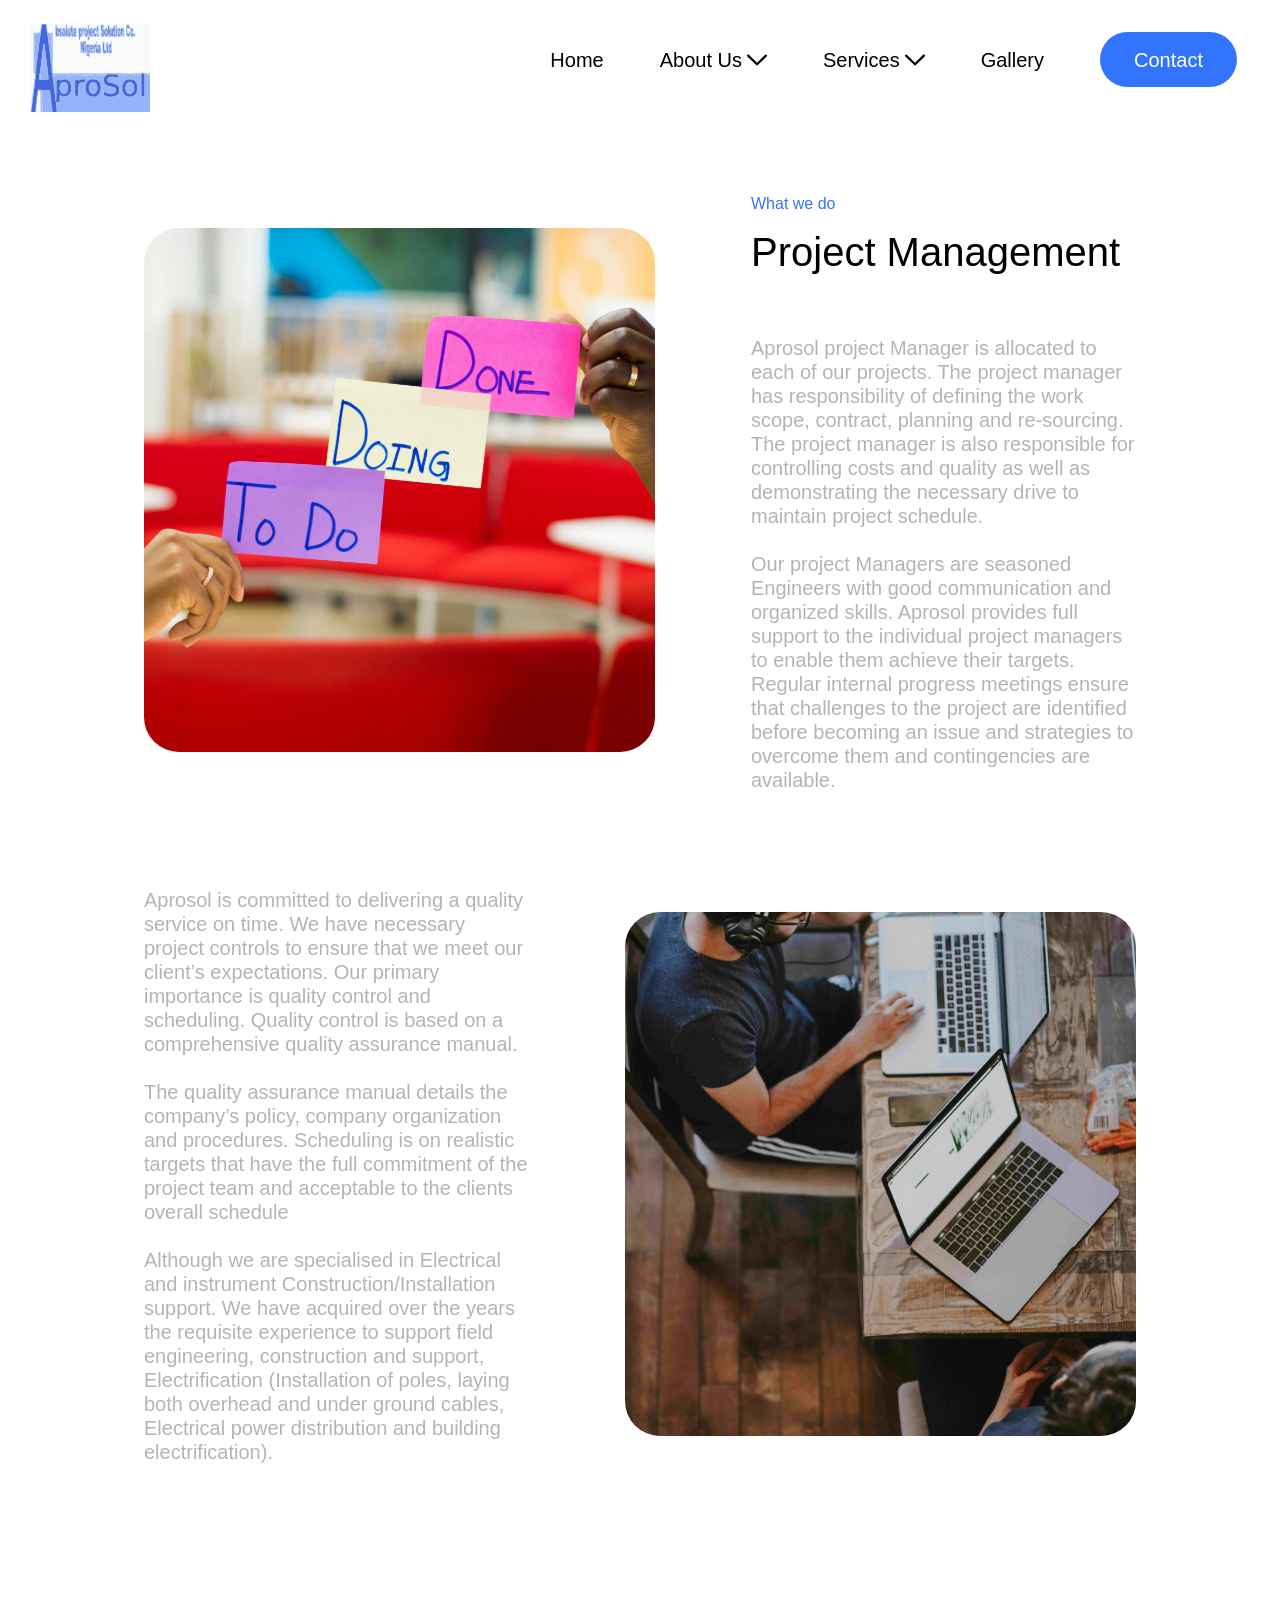
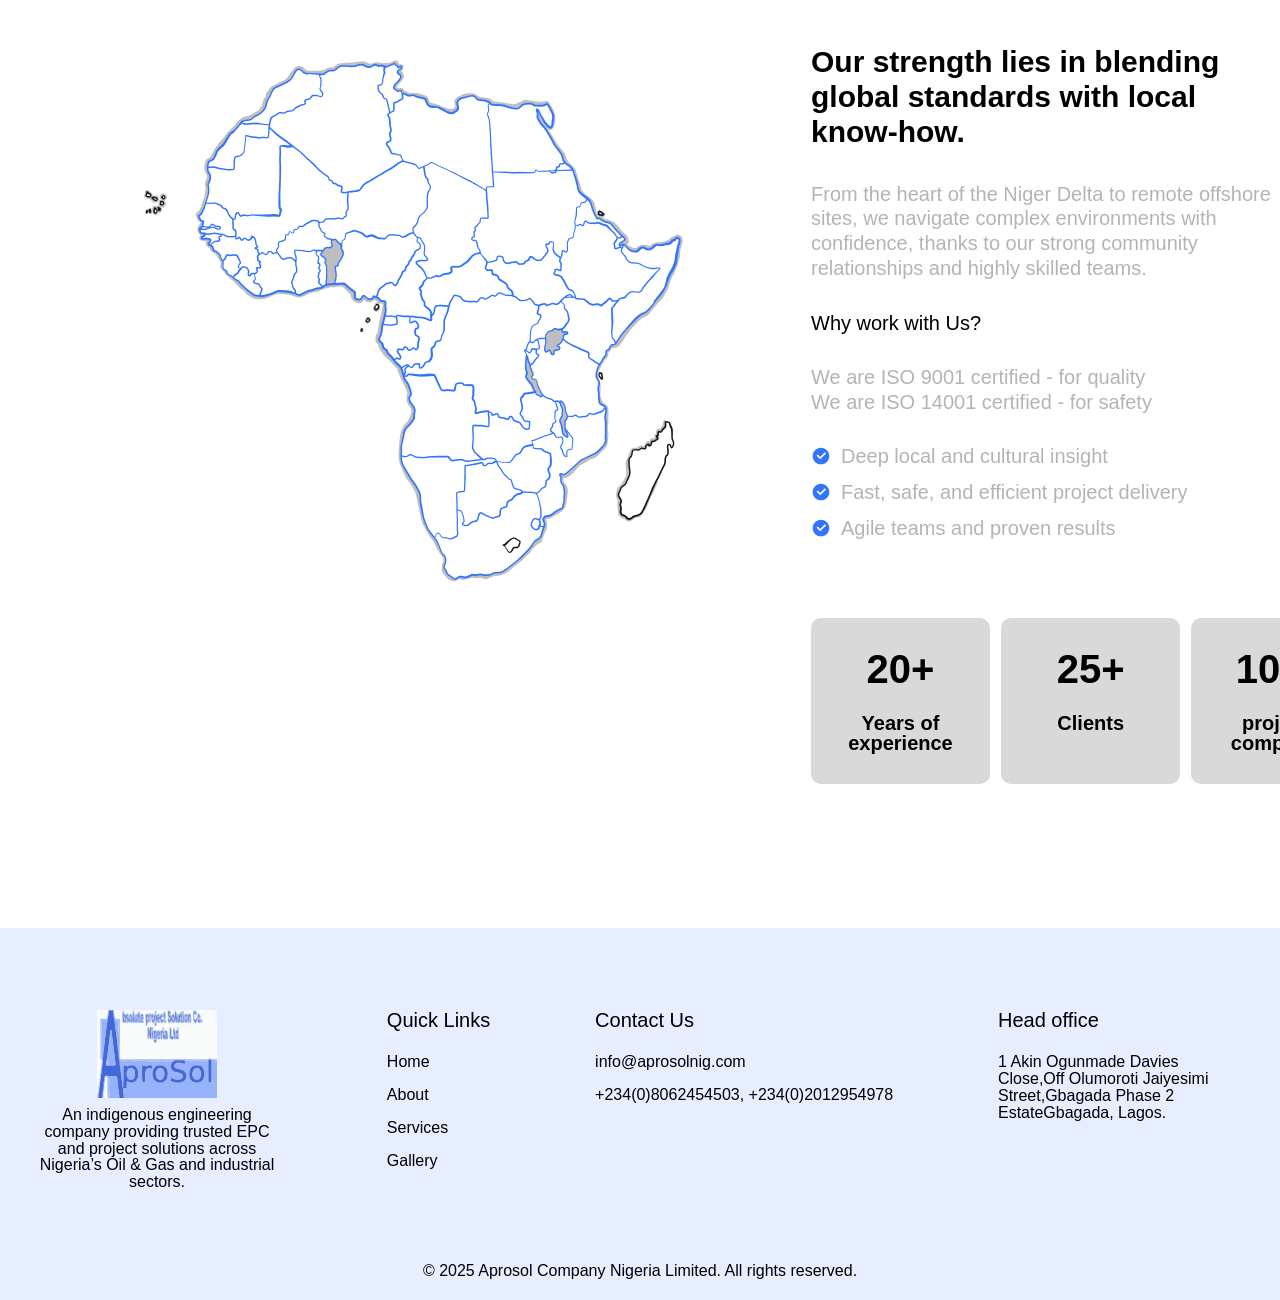
<file: public/construction_support.html>
<!DOCTYPE html>
<html lang="en">
<head>
    <meta charset="UTF-8">
    <meta name="viewport" content="width=device-width, initial-scale=1.0">
    <title>Absolute Project Solution Company</title>
    <link rel="stylesheet" href="../css/styles.css">
</head>
<body>
    <header>
        <nav id="navbar">
            <img src="../assets/Icons & Vectors/image2vector.svg" alt="AproSol Logo" class="logo">
            <img src="../assets/Icons & Vectors/three-horizontal-lines-outline-icon (2).svg" class="hamburger" aria-label="Toggle navigation menu">
                

            <ul class="main-menu">
                <li><a href="../index.html">Home</a></li>
                <li class="has-dropdown">
                    <a href="about.html" 
                    class="dropdown-toggle" 
                    id="aboutDropdown" 
                    aria-haspopup="true"       
                    aria-expanded="false">
                        About Us
                        <img src="../assets/Icons & Vectors/line-angle-down-icon.svg" alt="Arrow down" class="icon icon-arrow-down" style="width: 1em; height: 1em; margin-left: 5px; vertical-align: middle;">
                    </a>
                    <ul class="dropdown-menu" aria-labelledby="aboutDropdown">
                        <li id="about-page-link"><a href="about.html">About Page</a></li>
                        <li><a href="clients.html">Clients</a></li>
                        <li><a href="career.html">Careers</a></li>
                    </ul>                   
                </li>
                <li class="has-dropdown">
                    <a href="service.html" 
                    class="dropdown-toggle" 
                    id="servicesDropdown" 
                    aria-haspopup="true" 
                    aria-expanded="false">
                        Services
                        <img src="../assets/Icons & Vectors/line-angle-down-icon.svg" alt="Arrow down" class="icon icon-arrow-down" style="width: 1em; height: 1em; margin-left: 5px; vertical-align: middle;">
                    </a>
                    <ul class="dropdown-menu" aria-labelledby="servicesDropdown">
                        <li id="service-page-link"><a href="service.html">Services Page</a></li>
                        <li><a href="engineering_design.html">Engineering Design</a></li>
                        <li><a href="procurement.html">Procurement</a></li>
                        <li><a href="Technical_manpower.html">Technical Manpower Supply</a></li>
                        <li><a href="construction_support.html">Construction Support</a></li>
                        <li><a href="As_bulit_documentation.html">As-built Documentation</a></li>
                        <li><a href="installation_and_construction.html">Installation & Construction</a></li>
                    </ul>
                </li>
                <li><a href="gallery.html">Gallery</a></li>
                <li><a href=contact.html"><button>Contact</button></a></li>
            </ul>
        </nav>
    </header>
    <main>
        <section id="construction">
            <div class="container swap-container">
                <div><img src="../assets/Services Page/eden-constantino-OXmym9cuaEY-unsplash.jpg" alt="" class="img-card"></div>
                <div>
                    <h2 class="title"><p>What we do</p>Project Management</h2>
                    <p>Aprosol project Manager is allocated to each of our projects. The project manager has responsibility of defining the work scope, contract, planning and re-sourcing. The project manager is also responsible for controlling costs and quality as well as demonstrating the necessary drive to maintain project schedule.
                        <br><br>
                        Our project Managers are seasoned Engineers with good communication and organized skills. Aprosol provides full support to the individual project managers to enable them achieve their targets. Regular internal progress meetings ensure that challenges to the project are identified before becoming an issue and strategies to overcome them and contingencies are available.
                    </p>
                </div>
            </div>
            <div class="container">
                <div>
                <p>Aprosol is committed to delivering a quality service on time. We have necessary project controls to ensure that we meet our client’s expectations. Our primary importance is quality control and scheduling. Quality control is based on a comprehensive quality assurance manual.
                    <br><br>The quality assurance manual details the company’s policy, company organization and procedures. Scheduling is on realistic targets that have the full commitment of the project team and acceptable to the clients overall schedule
                    <br>
                    <br>
                    Although we are specialised in Electrical and instrument Construction/Installation support. We have acquired over the years the requisite experience to support field engineering, construction and support, Electrification (Installation of poles, laying both overhead and under ground cables, Electrical power distribution and building electrification).
                </p>
                </div>
                <div><img src="../assets/Services Page/annie-spratt-vGgn0xLdy8s-unsplash.jpg" alt="" class="img-card"></div>
            </div>
            
        </section>

       <section id="review">
            <div class="review-container">
        		<img src="../assets/Icons & Vectors/MAp-of-africaaa.png" alt="" class="map">              
				<div>
					<h2>Our strength lies in blending <br> global standards with local <br> know-how.</h2>
					<p>From the heart of the Niger Delta to remote offshore <br> sites, we navigate complex environments with <br> confidence, thanks to our strong community <br> relationships and highly skilled teams.</p>
					<h3>Why work with Us?</h3>
                    <p>We are ISO 9001 certified - for quality <br>
                    We are ISO 14001 certified - for safety</p>
					<ul>
						<li><svg width="20px" height="20px" viewBox="0 0 24 24" xmlns="http://www.w3.org/2000/svg" fill="#3275FC" >
								<g id="SVGRepo_bgCarrier" stroke-width="0"/>
								<g id="SVGRepo_tracerCarrier" stroke-linecap="round" stroke-linejoin="round"/>
								<g id="SVGRepo_iconCarrier"> <g> <path fill="none" d="M0 0h24v24H0z"/> <path d="M12 22C6.477 22 2 17.523 2 12S6.477 2 12 2s10 4.477 10 10-4.477 10-10 10zm-.997-6l7.07-7.071-1.414-1.414-5.656 5.657-2.829-2.829-1.414 1.414L11.003 16z"/> </g> </g>
							</svg>Deep local and cultural insight</li>
						<li><svg width="20px" height="20px" viewBox="0 0 24 24" xmlns="http://www.w3.org/2000/svg" fill="#3275FC" >
								<g id="SVGRepo_bgCarrier" stroke-width="0"/>
								<g id="SVGRepo_tracerCarrier" stroke-linecap="round" stroke-linejoin="round"/>
								<g id="SVGRepo_iconCarrier"> <g> <path fill="none" d="M0 0h24v24H0z"/> <path d="M12 22C6.477 22 2 17.523 2 12S6.477 2 12 2s10 4.477 10 10-4.477 10-10 10zm-.997-6l7.07-7.071-1.414-1.414-5.656 5.657-2.829-2.829-1.414 1.414L11.003 16z"/> </g> </g>
							</svg>Fast, safe, and efficient project delivery</li>
						<li><svg width="20px" height="20px" viewBox="0 0 24 24" xmlns="http://www.w3.org/2000/svg" fill="#3275FC" >
								<g id="SVGRepo_bgCarrier" stroke-width="0"/>
								<g id="SVGRepo_tracerCarrier" stroke-linecap="round" stroke-linejoin="round"/>
								<g id="SVGRepo_iconCarrier"> <g> <path fill="none" d="M0 0h24v24H0z"/> <path d="M12 22C6.477 22 2 17.523 2 12S6.477 2 12 2s10 4.477 10 10-4.477 10-10 10zm-.997-6l7.07-7.071-1.414-1.414-5.656 5.657-2.829-2.829-1.414 1.414L11.003 16z"/> </g> </g>
							</svg>Agile teams and  proven results </li>
					</ul>

					<div class="extra">
						<div class="letters">
							<h4>20+</h4>
							<p>Years of <br> experience</p>
						</div>
						<div class="letters">
							<h4>25+</h4>
							<p>Clients</p>
						</div>
						<div class="letters">
							<h4>100+</h4>
							<p>projects <br>completed</p>
						</div>
					</div>
				</div>
			</div>
        </section>
    </main>
        <footer>
        <div class="footer-container">
            <div class="footer-logo">
                <img src="../assets/Icons & Vectors/image2vector.svg" alt="AproSol Logo" class="logo">
                <p>An indigenous engineering company providing trusted EPC and project solutions across Nigeria’s Oil & Gas and industrial sectors.</p>
            </div>
            <div>
                <h3>Quick Links</h3>
                <ul>
                    <li><a href="../index.html">Home</a></li>
                    <li><a href="about.html">About</a></li>
                    <li><a href="service.html">Services</a></li>
                    <li><a href="gallery.html">Gallery</a></li>
                </ul>
            </div>
            <div>
                <h3>Contact Us</h3>
                <ul>
                    <li><a href="mailto:info@aprosolnig.com">info@aprosolnig.com</a></li>
                    <li>+234(0)8062454503, +234(0)2012954978</li>
                </ul>
            </div>
            <div>
                <h3>Head office</h3>
                <p>1 Akin Ogunmade Davies Close,Off Olumoroti Jaiyesimi Street,Gbagada Phase 2 EstateGbagada, Lagos.</p>
            </div>

        </div>   
        <p id="copyright">&copy; 2025 Aprosol Company Nigeria Limited. All rights reserved.</p>
    </footer> 
</body>
<script src="../js/main.js"></script>
</html>
</file>
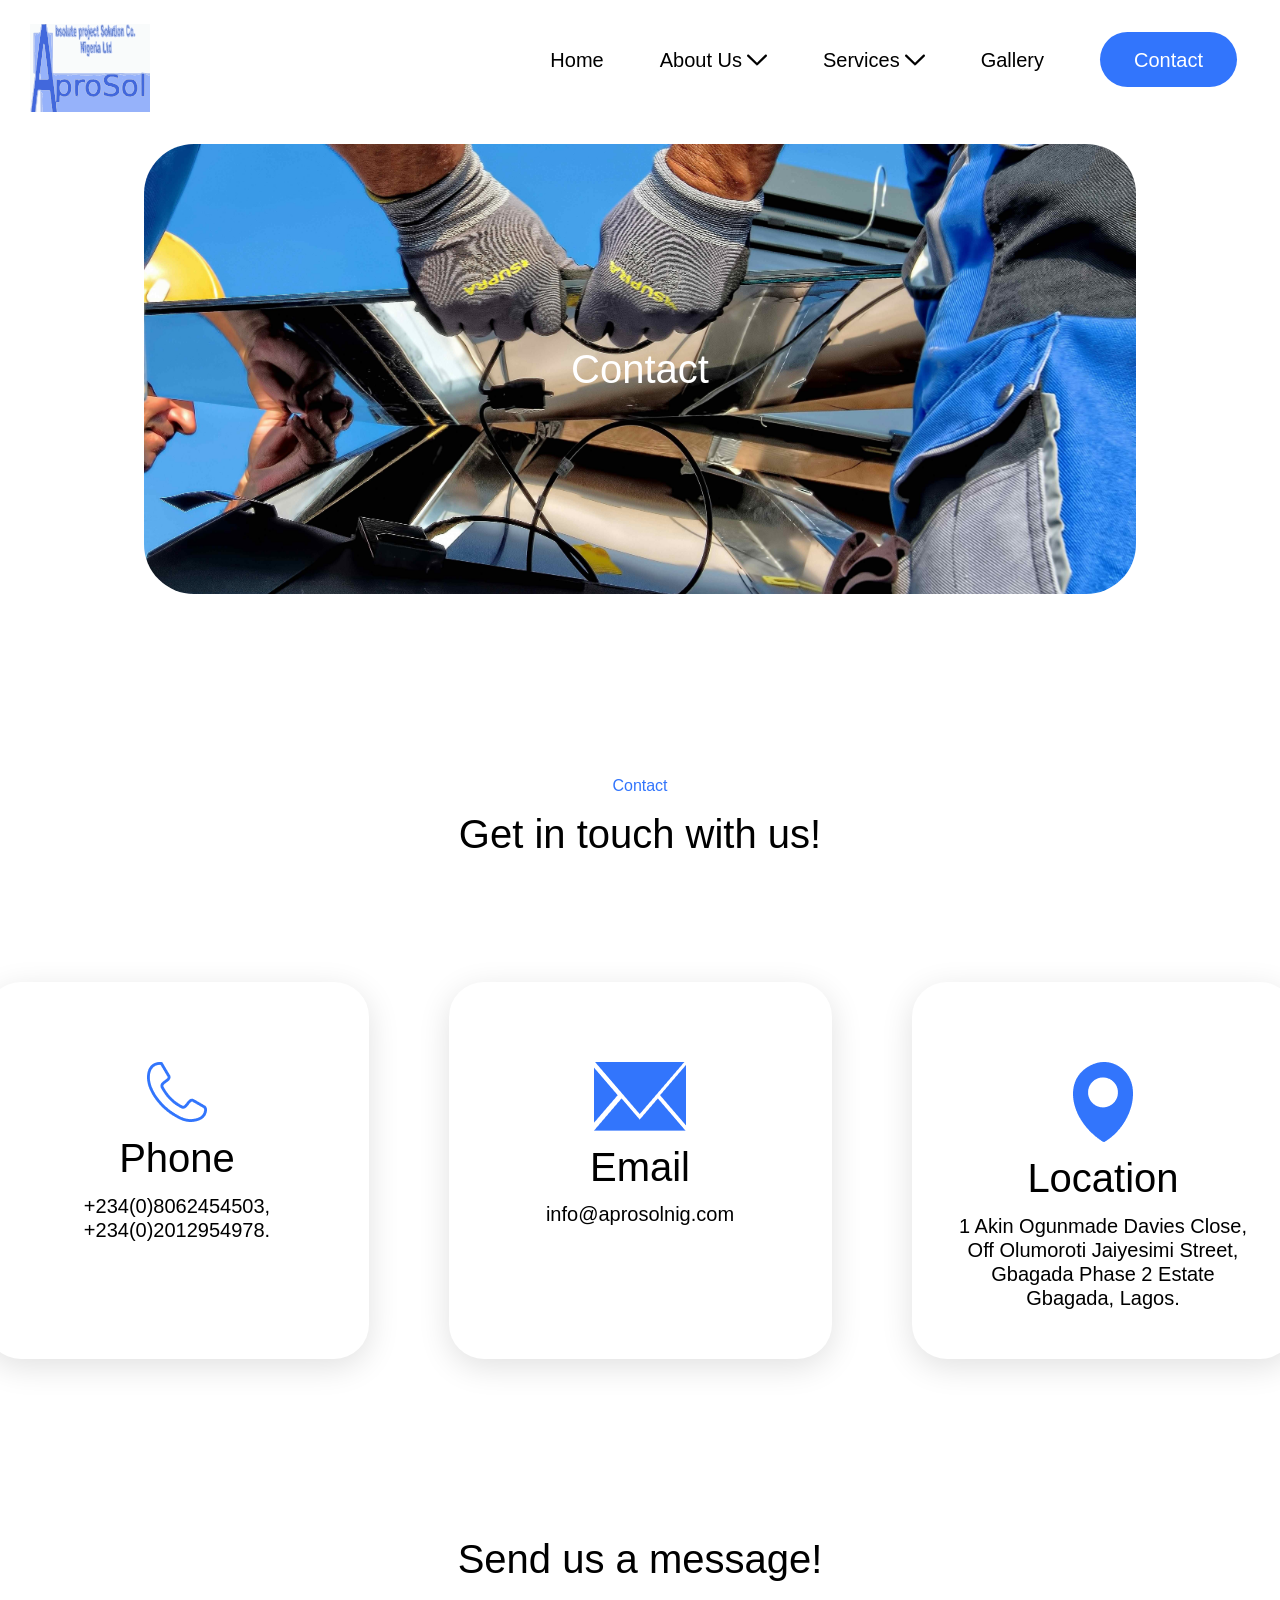
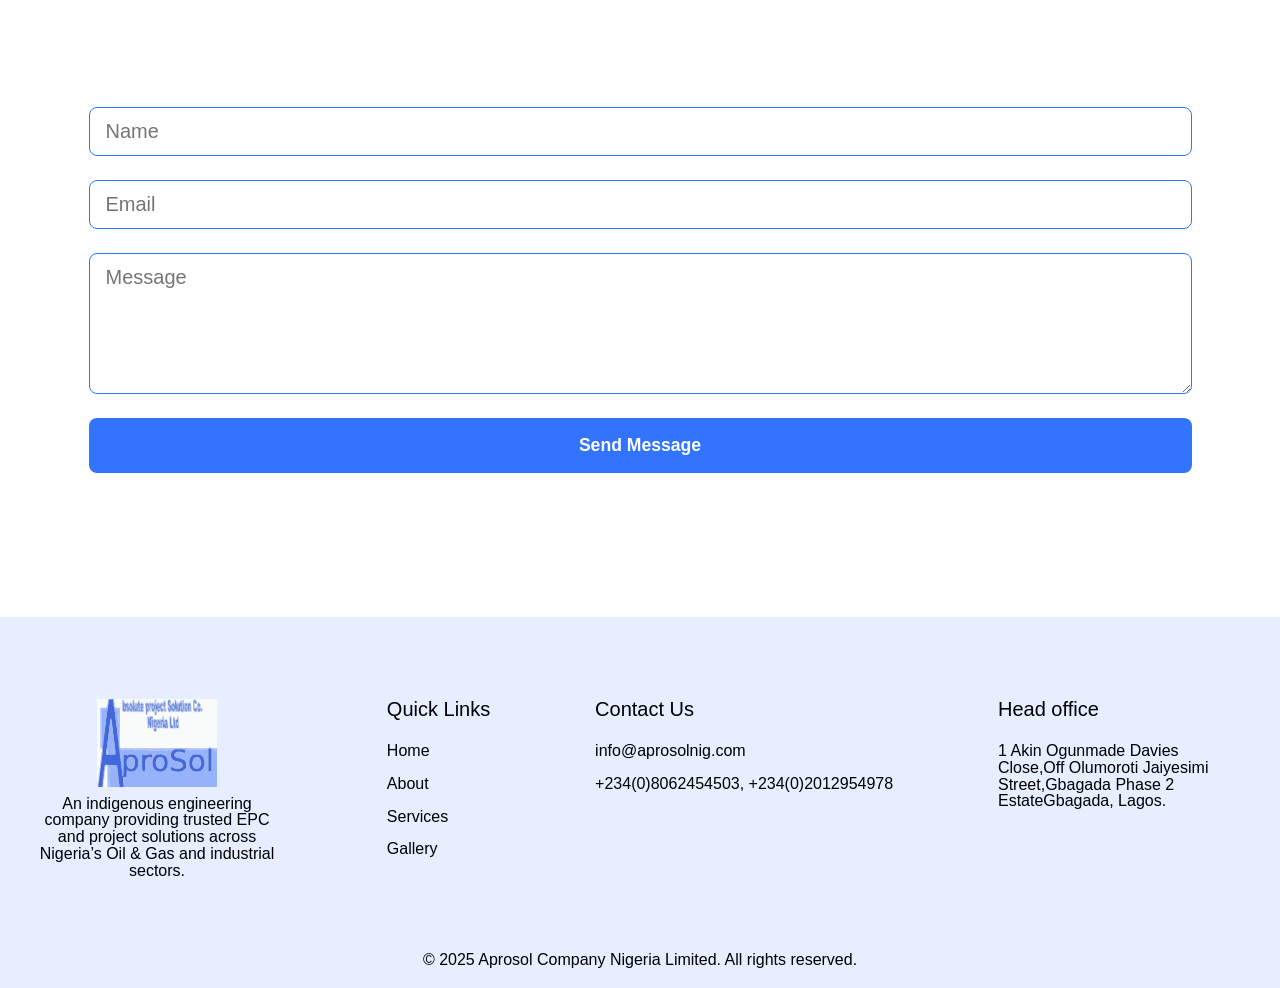
<file: public/contact.html>
<!DOCTYPE html>
<html lang="en">
<head>
    <meta charset="UTF-8">
    <meta name="viewport" content="width=device-width, initial-scale=1.0">
    <title>Absolute Project Solution Company</title>
    <link rel="stylesheet" href="../css/styles.css">
</head>
<body>
    <header>
        <nav id="navbar">
            <img src="../assets/Icons & Vectors/image2vector.svg" alt="AproSol Logo" class="logo">
            <img src="../assets/Icons & Vectors/three-horizontal-lines-outline-icon (2).svg" class="hamburger" aria-label="Toggle navigation menu">
                

            <ul class="main-menu">
                <li><a href="../index.html">Home</a></li>
                <li class="has-dropdown">
                    <a href="about.html" 
                    class="dropdown-toggle" 
                    id="aboutDropdown" 
                    aria-haspopup="true"       
                    aria-expanded="false">
                        About Us
                        <img src="../assets/Icons & Vectors/line-angle-down-icon.svg" alt="Arrow down" class="icon icon-arrow-down" style="width: 1em; height: 1em; margin-left: 5px; vertical-align: middle;">
                    </a>
                    <ul class="dropdown-menu" aria-labelledby="aboutDropdown">
                        <li id="about-page-link"><a href="about.html">About Page</a></li>
                        <li><a href="clients.html">Clients</a></li>
                        <li><a href="career.html">Careers</a></li>
                    </ul>                   
                </li>
                <li class="has-dropdown">
                    <a href="service.html" 
                    class="dropdown-toggle" 
                    id="servicesDropdown" 
                    aria-haspopup="true" 
                    aria-expanded="false">
                        Services
                        <img src="../assets/Icons & Vectors/line-angle-down-icon.svg" alt="Arrow down" class="icon icon-arrow-down" style="width: 1em; height: 1em; margin-left: 5px; vertical-align: middle;">
                    </a>
                    <ul class="dropdown-menu" aria-labelledby="servicesDropdown">
                        <li id="service-page-link"><a href="service.html">Services Page</a></li>
                        <li><a href="engineering_design.html">Engineering Design</a></li>
                        <li><a href="procurement.html">Procurement</a></li>
                        <li><a href="Technical_manpower.html">Technical Manpower Supply</a></li>
                        <li><a href="construction_support.html">Construction Support</a></li>
                        <li><a href="As_bulit_documentation.html">As-built Documentation</a></li>
                        <li><a href="installation_and_construction.html">Installation & Construction</a></li>
                    </ul>
                </li>
                <li><a href="gallery.html">Gallery</a></li>
                <li><a href=contact.html"><button>Contact</button></a></li>
            </ul>
        </nav>
    </header>
    <main>
        <section id="hero-Contact">
            <h1>Contact</h1>
        </section>

        <section id="contact-info">
            <h2 class="title"><p>Contact</p>Get in touch with us!</h2>
            <div class="container">
                <div class="contact-details">
                    <img src="../assets/Icons & Vectors/Phone.png" alt="" class="contact-icons">
                    <h2>Phone</h2>
                    <p>
                        +234(0)8062454503,
                        <br>+234(0)2012954978.
                    </p>
                </div>
                <div class="contact-details">
                    <img src="../assets/Icons & Vectors/Mail.png" alt="" class="contact-icons">
                    <h2>Email</h2>
                    <a href="mailto:info@aprosolnig.com">info@aprosolnig.com</a>
                </div>
                <div class="contact-details">
                    <img src="../assets/Icons & Vectors/Location.png" alt="" class="contact-icons">
                    <h2>Location</h2>
                    <p>1 Akin Ogunmade Davies Close,<br>Off Olumoroti Jaiyesimi Street,<br>Gbagada Phase 2 Estate <br>Gbagada, Lagos.</p>
                <div>
            </div>
        </section>

        <section id="contact-form">
            <h2>Send us a message!</h2>
            <form action="https://formsubmit.co/info@aprosolnig.com" method="POST" class="contact-form">
        
                <input type="hidden" name="_subject" value="New Contact Form Submission">
                <input type="hidden" name="_captcha" value="false">
                <input type="hidden" name="_next" value="https://yourwebsite.com/thank-you.html">
        
                <div>
                    <label for="name">Name</label>
                    <input type="text" id="name" name="name" placeholder="Name" required>
                </div>
                <div>
                    <label for="email">Email</label>
                    <input type="email" id="email" name="email" placeholder="Email" required>
                </div>
                <div>
                    <label for="message">Message</label>
                    <textarea id="message" name="message" rows="5" placeholder="Message" required></textarea>
                </div>
                <div class="contact-btn">
                    <button type="submit">Send Message</button>
                </div>
            </form>
        </section>
    </main>
        <footer>
        <div class="footer-container">
            <div class="footer-logo">
                <img src="../assets/Icons & Vectors/image2vector.svg" alt="AproSol Logo" class="logo">
                <p>An indigenous engineering company providing trusted EPC and project solutions across Nigeria’s Oil & Gas and industrial sectors.</p>
            </div>
            <div>
                <h3>Quick Links</h3>
                <ul>
                    <li><a href="../index.html">Home</a></li>
                    <li><a href="about.html">About</a></li>
                    <li><a href="service.html">Services</a></li>
                    <li><a href="gallery.html">Gallery</a></li>
                </ul>
            </div>
            <div>
                <h3>Contact Us</h3>
                <ul>
                    <li><a href="mailto:info@aprosolnig.com">info@aprosolnig.com</a></li>
                    <li>+234(0)8062454503, +234(0)2012954978</li>
                </ul>
            </div>
            <div>
                <h3>Head office</h3>
                <p>1 Akin Ogunmade Davies Close,Off Olumoroti Jaiyesimi Street,Gbagada Phase 2 EstateGbagada, Lagos.</p>
            </div>

        </div>   
        <p id="copyright">&copy; 2025 Aprosol Company Nigeria Limited. All rights reserved.</p>
    </footer> 
</body>
<script src="../js/main.js"></script>
</html>
</file>
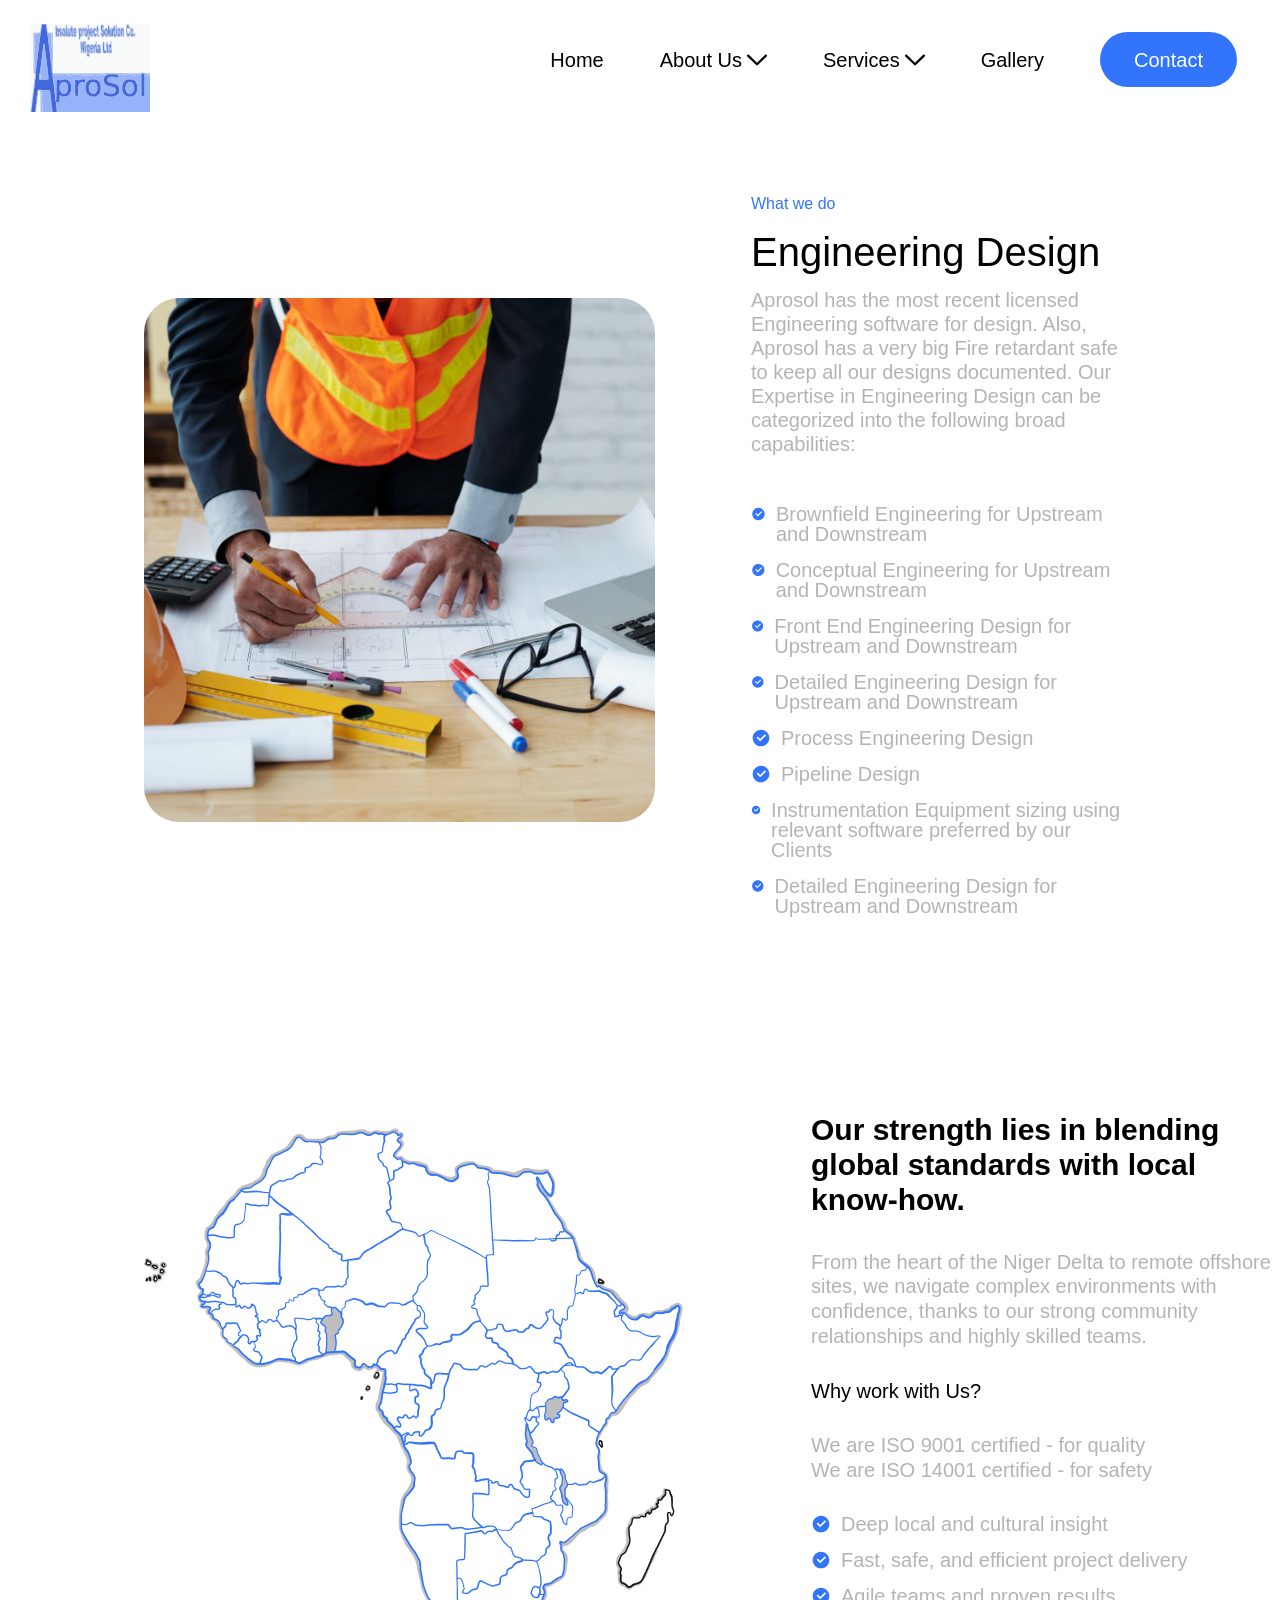
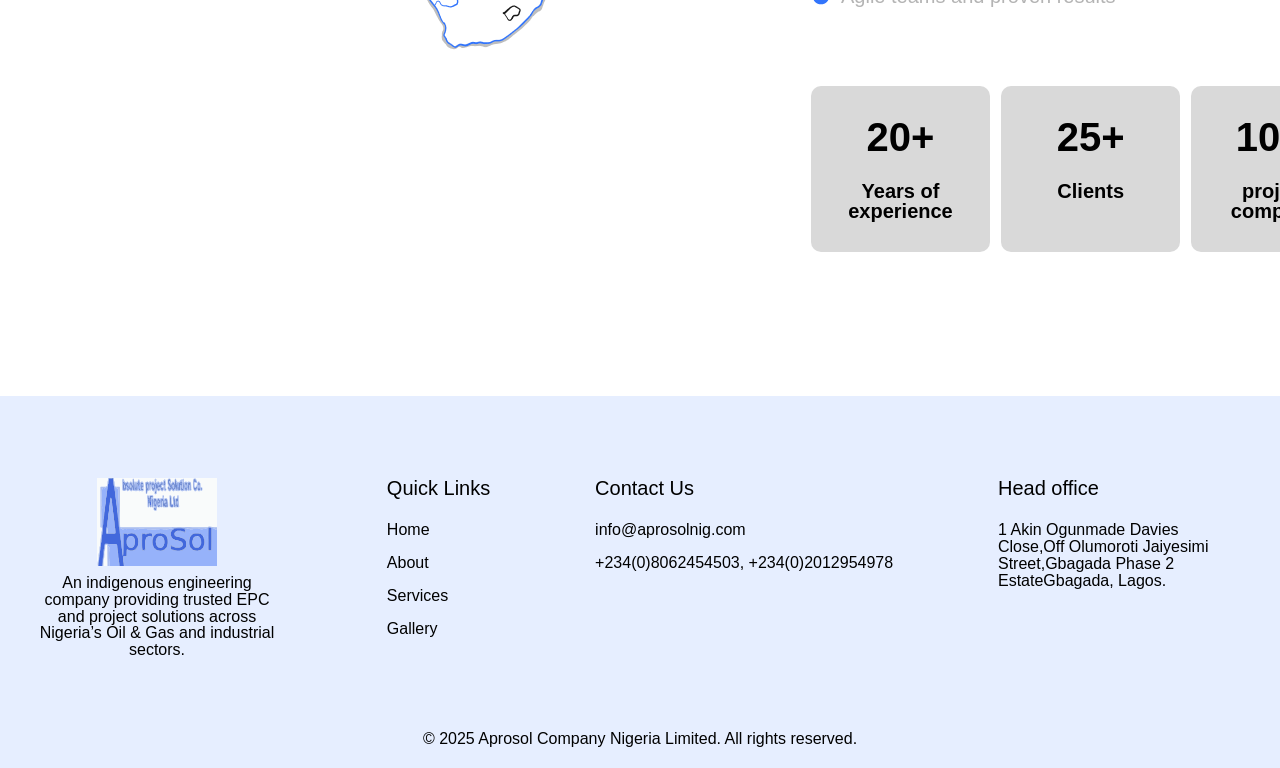
<file: public/engineering_design.html>
<!DOCTYPE html>
<html lang="en">
<head>
    <meta charset="UTF-8">
    <meta name="viewport" content="width=device-width, initial-scale=1.0">
    <title>Absolute Project Solution Company</title>
    <link rel="stylesheet" href="../css/styles.css">
</head>
<body>
    <header>
        <nav id="navbar">
            <img src="../assets/Icons & Vectors/image2vector.svg" alt="AproSol Logo" class="logo">
            <img src="../assets/Icons & Vectors/three-horizontal-lines-outline-icon (2).svg" class="hamburger" aria-label="Toggle navigation menu">
                

            <ul class="main-menu">
                <li><a href="../index.html">Home</a></li>
                <li class="has-dropdown">
                    <a href="about.html" 
                    class="dropdown-toggle" 
                    id="aboutDropdown" 
                    aria-haspopup="true"       
                    aria-expanded="false">
                        About Us
                        <img src="../assets/Icons & Vectors/line-angle-down-icon.svg" alt="Arrow down" class="icon icon-arrow-down" style="width: 1em; height: 1em; margin-left: 5px; vertical-align: middle;">
                    </a>
                    <ul class="dropdown-menu" aria-labelledby="aboutDropdown">
                        <li id="about-page-link"><a href="about.html">About Page</a></li>
                        <li><a href="clients.html">Clients</a></li>
                        <li><a href="career.html">Careers</a></li>
                    </ul>                   
                </li>
                <li class="has-dropdown">
                    <a href="service.html" 
                    class="dropdown-toggle" 
                    id="servicesDropdown" 
                    aria-haspopup="true" 
                    aria-expanded="false">
                        Services
                        <img src="../assets/Icons & Vectors/line-angle-down-icon.svg" alt="Arrow down" class="icon icon-arrow-down" style="width: 1em; height: 1em; margin-left: 5px; vertical-align: middle;">
                    </a>
                    <ul class="dropdown-menu" aria-labelledby="servicesDropdown">
                        <li id="service-page-link"><a href="service.html">Services Page</a></li>
                        <li><a href="engineering_design.html">Engineering Design</a></li>
                        <li><a href="procurement.html">Procurement</a></li>
                        <li><a href="Technical_manpower.html">Technical Manpower Supply</a></li>
                        <li><a href="construction_support.html">Construction Support</a></li>
                        <li><a href="As_bulit_documentation.html">As-built Documentation</a></li>
                        <li><a href="installation_and_construction.html">Installation & Construction</a></li>
                    </ul>
                </li>
                <li><a href="gallery.html">Gallery</a></li>
                <li><a href=contact.html"><button>Contact</button></a></li>
            </ul>
        </nav>
    </header>
    <main>
        <section id="engineering-design">
            <div><img src="../assets/Services Page/working-housing-project (1).jpg" alt="" class="img-card"></div>
            <div class="text-card">
                <div>
                    <h2 class="title"><p>What we do</p>Engineering Design</h2>
                    <p>Aprosol has the most recent licensed Engineering software for design. Also, Aprosol has a very big Fire retardant safe to keep all our designs documented. Our Expertise in Engineering Design can be categorized into the following broad capabilities:</p>
                </div>
                <div>
                    <ul>
                        <li><svg width="20px" height="20px" viewBox="0 0 24 24" xmlns="http://www.w3.org/2000/svg" fill="#3275FC" >
								<g id="SVGRepo_bgCarrier" stroke-width="0"/>
								<g id="SVGRepo_tracerCarrier" stroke-linecap="round" stroke-linejoin="round"/>
								<g id="SVGRepo_iconCarrier"> <g> <path fill="none" d="M0 0h24v24H0z"/> <path d="M12 22C6.477 22 2 17.523 2 12S6.477 2 12 2s10 4.477 10 10-4.477 10-10 10zm-.997-6l7.07-7.071-1.414-1.414-5.656 5.657-2.829-2.829-1.414 1.414L11.003 16z"/> </g> </g>
							</svg>Brownfield Engineering for Upstream and Downstream</li>
                        <li><svg width="20px" height="20px" viewBox="0 0 24 24" xmlns="http://www.w3.org/2000/svg" fill="#3275FC" >
								<g id="SVGRepo_bgCarrier" stroke-width="0"/>
								<g id="SVGRepo_tracerCarrier" stroke-linecap="round" stroke-linejoin="round"/>
								<g id="SVGRepo_iconCarrier"> <g> <path fill="none" d="M0 0h24v24H0z"/> <path d="M12 22C6.477 22 2 17.523 2 12S6.477 2 12 2s10 4.477 10 10-4.477 10-10 10zm-.997-6l7.07-7.071-1.414-1.414-5.656 5.657-2.829-2.829-1.414 1.414L11.003 16z"/> </g> </g>
							</svg>Conceptual Engineering for Upstream and Downstream</li>
                        <li><svg width="20px" height="20px" viewBox="0 0 24 24" xmlns="http://www.w3.org/2000/svg" fill="#3275FC" >
								<g id="SVGRepo_bgCarrier" stroke-width="0"/>
								<g id="SVGRepo_tracerCarrier" stroke-linecap="round" stroke-linejoin="round"/>
								<g id="SVGRepo_iconCarrier"> <g> <path fill="none" d="M0 0h24v24H0z"/> <path d="M12 22C6.477 22 2 17.523 2 12S6.477 2 12 2s10 4.477 10 10-4.477 10-10 10zm-.997-6l7.07-7.071-1.414-1.414-5.656 5.657-2.829-2.829-1.414 1.414L11.003 16z"/> </g> </g>
							</svg>Front End Engineering Design for Upstream and Downstream</li>
                        <li><svg width="20px" height="20px" viewBox="0 0 24 24" xmlns="http://www.w3.org/2000/svg" fill="#3275FC" >
								<g id="SVGRepo_bgCarrier" stroke-width="0"/>
								<g id="SVGRepo_tracerCarrier" stroke-linecap="round" stroke-linejoin="round"/>
								<g id="SVGRepo_iconCarrier"> <g> <path fill="none" d="M0 0h24v24H0z"/> <path d="M12 22C6.477 22 2 17.523 2 12S6.477 2 12 2s10 4.477 10 10-4.477 10-10 10zm-.997-6l7.07-7.071-1.414-1.414-5.656 5.657-2.829-2.829-1.414 1.414L11.003 16z"/> </g> </g>
							</svg>Detailed Engineering Design for Upstream and Downstream</li>
                        <li><svg width="20px" height="20px" viewBox="0 0 24 24" xmlns="http://www.w3.org/2000/svg" fill="#3275FC" >
								<g id="SVGRepo_bgCarrier" stroke-width="0"/>
								<g id="SVGRepo_tracerCarrier" stroke-linecap="round" stroke-linejoin="round"/>
								<g id="SVGRepo_iconCarrier"> <g> <path fill="none" d="M0 0h24v24H0z"/> <path d="M12 22C6.477 22 2 17.523 2 12S6.477 2 12 2s10 4.477 10 10-4.477 10-10 10zm-.997-6l7.07-7.071-1.414-1.414-5.656 5.657-2.829-2.829-1.414 1.414L11.003 16z"/> </g> </g>
							</svg>Process Engineering Design</li>
                        <li><svg width="20px" height="20px" viewBox="0 0 24 24" xmlns="http://www.w3.org/2000/svg" fill="#3275FC" >
								<g id="SVGRepo_bgCarrier" stroke-width="0"/>
								<g id="SVGRepo_tracerCarrier" stroke-linecap="round" stroke-linejoin="round"/>
								<g id="SVGRepo_iconCarrier"> <g> <path fill="none" d="M0 0h24v24H0z"/> <path d="M12 22C6.477 22 2 17.523 2 12S6.477 2 12 2s10 4.477 10 10-4.477 10-10 10zm-.997-6l7.07-7.071-1.414-1.414-5.656 5.657-2.829-2.829-1.414 1.414L11.003 16z"/> </g> </g>
							</svg>Pipeline Design</li>
                        <li><svg width="20px" height="20px" viewBox="0 0 24 24" xmlns="http://www.w3.org/2000/svg" fill="#3275FC" >
								<g id="SVGRepo_bgCarrier" stroke-width="0"/>
								<g id="SVGRepo_tracerCarrier" stroke-linecap="round" stroke-linejoin="round"/>
								<g id="SVGRepo_iconCarrier"> <g> <path fill="none" d="M0 0h24v24H0z"/> <path d="M12 22C6.477 22 2 17.523 2 12S6.477 2 12 2s10 4.477 10 10-4.477 10-10 10zm-.997-6l7.07-7.071-1.414-1.414-5.656 5.657-2.829-2.829-1.414 1.414L11.003 16z"/> </g> </g>
							</svg>Instrumentation Equipment sizing using relevant software preferred by our Clients</li>
                        <li><svg width="20px" height="20px" viewBox="0 0 24 24" xmlns="http://www.w3.org/2000/svg" fill="#3275FC" >
								<g id="SVGRepo_bgCarrier" stroke-width="0"/>
								<g id="SVGRepo_tracerCarrier" stroke-linecap="round" stroke-linejoin="round"/>
								<g id="SVGRepo_iconCarrier"> <g> <path fill="none" d="M0 0h24v24H0z"/> <path d="M12 22C6.477 22 2 17.523 2 12S6.477 2 12 2s10 4.477 10 10-4.477 10-10 10zm-.997-6l7.07-7.071-1.414-1.414-5.656 5.657-2.829-2.829-1.414 1.414L11.003 16z"/> </g> </g>
							</svg>Detailed Engineering Design for Upstream and Downstream</li>
                    </ul>
                </div>
            </div>
        </section>

       <section id="review">
            <div class="review-container">
        		<img src="../assets/Icons & Vectors/MAp-of-africaaa.png" alt="" class="map">              
				<div>
					<h2>Our strength lies in blending <br> global standards with local <br> know-how.</h2>
					<p>From the heart of the Niger Delta to remote offshore <br> sites, we navigate complex environments with <br> confidence, thanks to our strong community <br> relationships and highly skilled teams.</p>
					<h3>Why work with Us?</h3>
                    <p>We are ISO 9001 certified - for quality <br>
                    We are ISO 14001 certified - for safety</p>
					<ul>
						<li><svg width="20px" height="20px" viewBox="0 0 24 24" xmlns="http://www.w3.org/2000/svg" fill="#3275FC" >
								<g id="SVGRepo_bgCarrier" stroke-width="0"/>
								<g id="SVGRepo_tracerCarrier" stroke-linecap="round" stroke-linejoin="round"/>
								<g id="SVGRepo_iconCarrier"> <g> <path fill="none" d="M0 0h24v24H0z"/> <path d="M12 22C6.477 22 2 17.523 2 12S6.477 2 12 2s10 4.477 10 10-4.477 10-10 10zm-.997-6l7.07-7.071-1.414-1.414-5.656 5.657-2.829-2.829-1.414 1.414L11.003 16z"/> </g> </g>
							</svg>Deep local and cultural insight</li>
						<li><svg width="20px" height="20px" viewBox="0 0 24 24" xmlns="http://www.w3.org/2000/svg" fill="#3275FC" >
								<g id="SVGRepo_bgCarrier" stroke-width="0"/>
								<g id="SVGRepo_tracerCarrier" stroke-linecap="round" stroke-linejoin="round"/>
								<g id="SVGRepo_iconCarrier"> <g> <path fill="none" d="M0 0h24v24H0z"/> <path d="M12 22C6.477 22 2 17.523 2 12S6.477 2 12 2s10 4.477 10 10-4.477 10-10 10zm-.997-6l7.07-7.071-1.414-1.414-5.656 5.657-2.829-2.829-1.414 1.414L11.003 16z"/> </g> </g>
							</svg>Fast, safe, and efficient project delivery</li>
						<li><svg width="20px" height="20px" viewBox="0 0 24 24" xmlns="http://www.w3.org/2000/svg" fill="#3275FC" >
								<g id="SVGRepo_bgCarrier" stroke-width="0"/>
								<g id="SVGRepo_tracerCarrier" stroke-linecap="round" stroke-linejoin="round"/>
								<g id="SVGRepo_iconCarrier"> <g> <path fill="none" d="M0 0h24v24H0z"/> <path d="M12 22C6.477 22 2 17.523 2 12S6.477 2 12 2s10 4.477 10 10-4.477 10-10 10zm-.997-6l7.07-7.071-1.414-1.414-5.656 5.657-2.829-2.829-1.414 1.414L11.003 16z"/> </g> </g>
							</svg>Agile teams and  proven results </li>
					</ul>

					<div class="extra">
						<div class="letters">
							<h4>20+</h4>
							<p>Years of <br> experience</p>
						</div>
						<div class="letters">
							<h4>25+</h4>
							<p>Clients</p>
						</div>
						<div class="letters">
							<h4>100+</h4>
							<p>projects <br>completed</p>
						</div>
					</div>
				</div>
			</div>
        </section>
    </main>
        <footer>
        <div class="footer-container">
            <div class="footer-logo">
                <img src="../assets/Icons & Vectors/image2vector.svg" alt="AproSol Logo" class="logo">
                <p>An indigenous engineering company providing trusted EPC and project solutions across Nigeria’s Oil & Gas and industrial sectors.</p>
            </div>
            <div>
                <h3>Quick Links</h3>
                <ul>
                    <li><a href="../index.html">Home</a></li>
                    <li><a href="about.html">About</a></li>
                    <li><a href="service.html">Services</a></li>
                    <li><a href="gallery.html">Gallery</a></li>
                </ul>
            </div>
            <div>
                <h3>Contact Us</h3>
                <ul>
                    <li><a href="mailto:info@aprosolnig.com">info@aprosolnig.com</a></li>
                    <li>+234(0)8062454503, +234(0)2012954978</li>
                </ul>
            </div>
            <div>
                <h3>Head office</h3>
                <p>1 Akin Ogunmade Davies Close,Off Olumoroti Jaiyesimi Street,Gbagada Phase 2 EstateGbagada, Lagos.</p>
            </div>

        </div>   
        <p id="copyright">&copy; 2025 Aprosol Company Nigeria Limited. All rights reserved.</p>
    </footer> 
</body>
<script src="../js/main.js"></script>
</html>
</file>
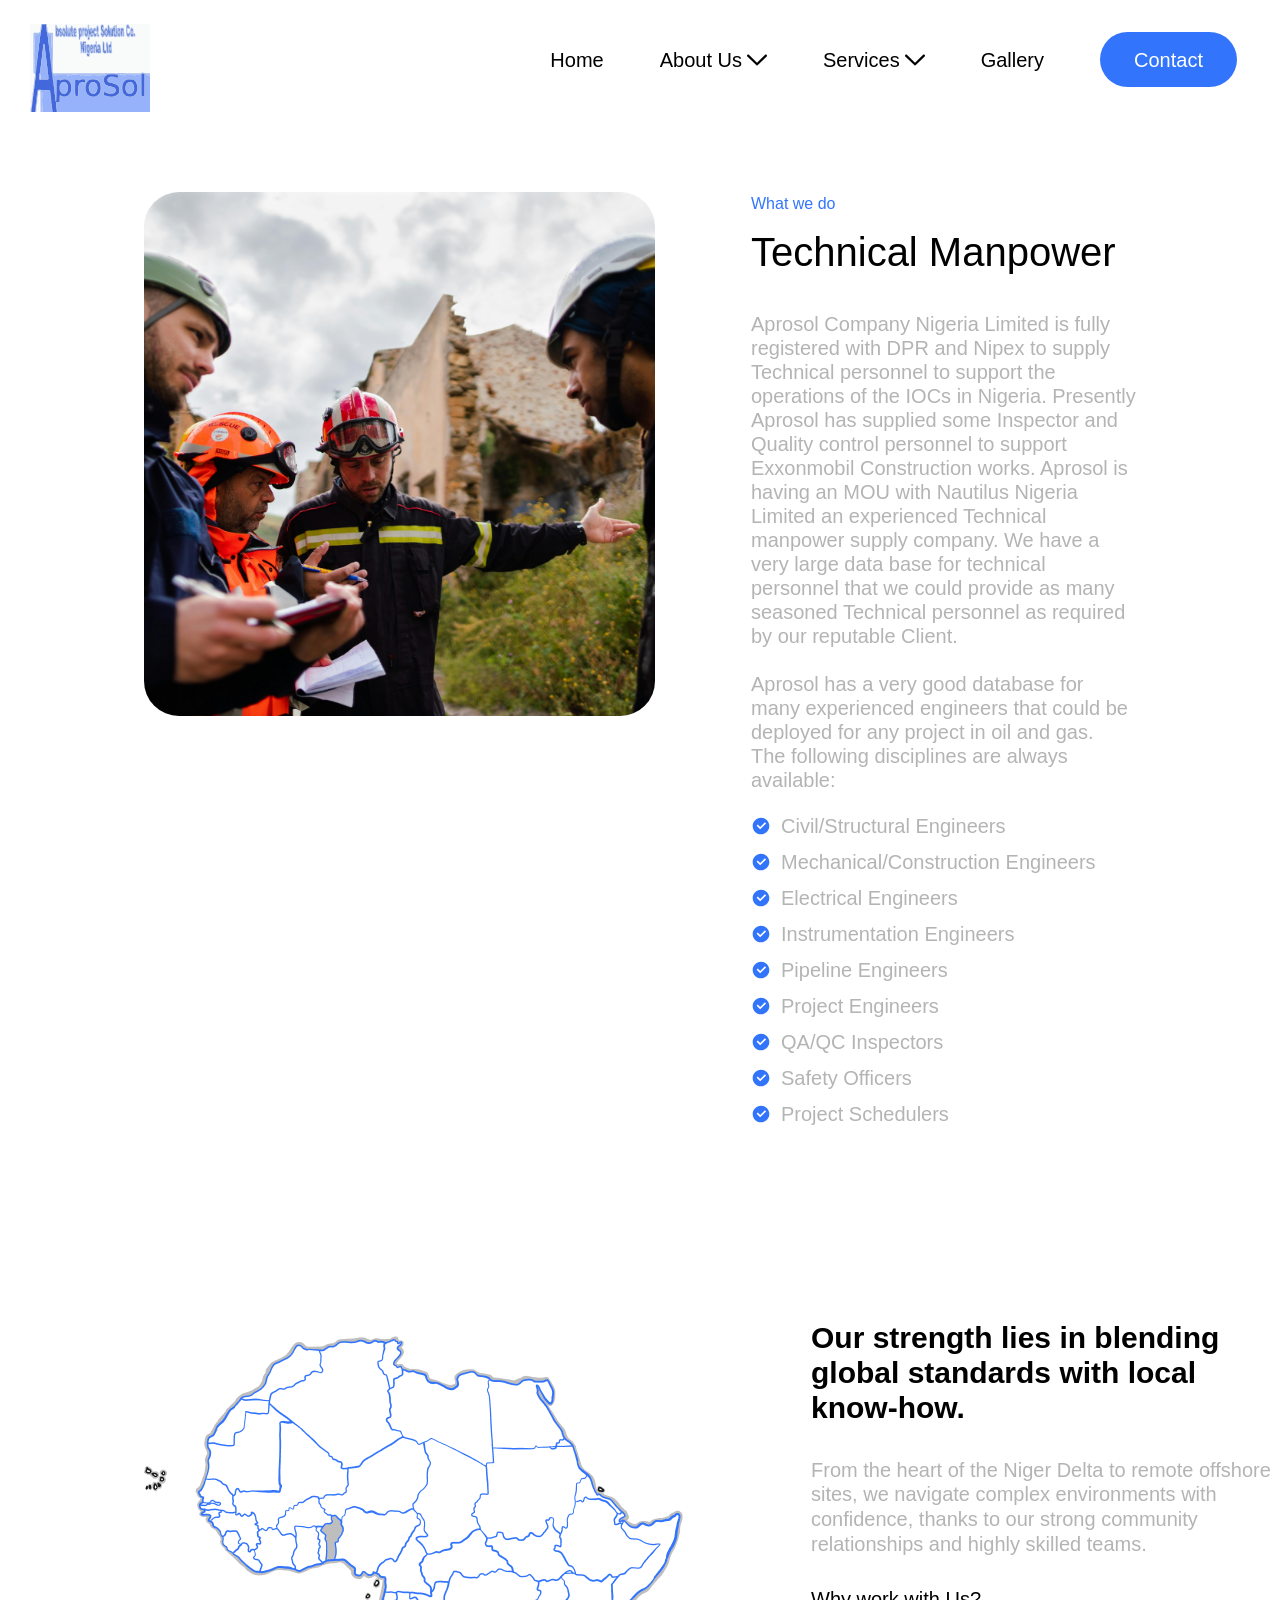
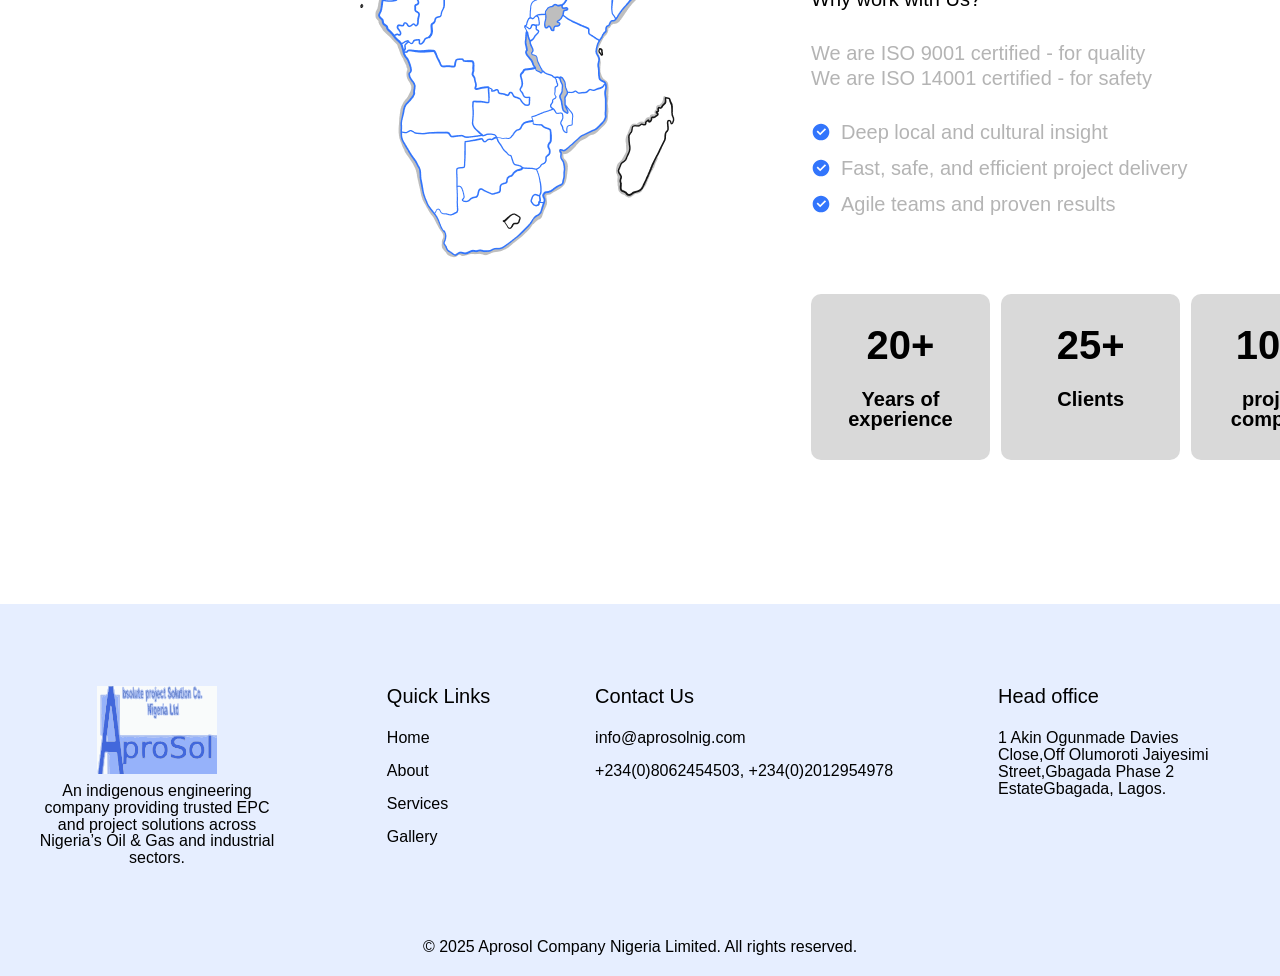
<file: public/Technical_manpower.html>
<!DOCTYPE html>
<html lang="en">
<head>
    <meta charset="UTF-8">
    <meta name="viewport" content="width=device-width, initial-scale=1.0">
    <title>Absolute Project Solution Company</title>
    <link rel="stylesheet" href="../css/styles.css">
</head>
<body>
    <header>
        <nav id="navbar">
            <img src="../assets/Icons & Vectors/image2vector.svg" alt="AproSol Logo" class="logo">
            <img src="../assets/Icons & Vectors/three-horizontal-lines-outline-icon (2).svg" class="hamburger" aria-label="Toggle navigation menu">
                

            <ul class="main-menu">
                <li><a href="../index.html">Home</a></li>
                <li class="has-dropdown">
                    <a href="about.html" 
                    class="dropdown-toggle" 
                    id="aboutDropdown" 
                    aria-haspopup="true"       
                    aria-expanded="false">
                        About Us
                        <img src="../assets/Icons & Vectors/line-angle-down-icon.svg" alt="Arrow down" class="icon icon-arrow-down" style="width: 1em; height: 1em; margin-left: 5px; vertical-align: middle;">
                    </a>
                    <ul class="dropdown-menu" aria-labelledby="aboutDropdown">
                        <li id="about-page-link"><a href="about.html">About Page</a></li>
                        <li><a href="clients.html">Clients</a></li>
                        <li><a href="career.html">Careers</a></li>
                    </ul>                   
                </li>
                <li class="has-dropdown">
                    <a href="service.html" 
                    class="dropdown-toggle" 
                    id="servicesDropdown" 
                    aria-haspopup="true" 
                    aria-expanded="false">
                        Services
                        <img src="../assets/Icons & Vectors/line-angle-down-icon.svg" alt="Arrow down" class="icon icon-arrow-down" style="width: 1em; height: 1em; margin-left: 5px; vertical-align: middle;">
                    </a>
                    <ul class="dropdown-menu" aria-labelledby="servicesDropdown">
                        <li id="service-page-link"><a href="service.html">Services Page</a></li>
                        <li><a href="engineering_design.html">Engineering Design</a></li>
                        <li><a href="procurement.html">Procurement</a></li>
                        <li><a href="Technical_manpower.html">Technical Manpower Supply</a></li>
                        <li><a href="construction_support.html">Construction Support</a></li>
                        <li><a href="As_bulit_documentation.html">As-built Documentation</a></li>
                        <li><a href="installation_and_construction.html">Installation & Construction</a></li>
                    </ul>
                </li>
                <li><a href="gallery.html">Gallery</a></li>
                <li><a href=contact.html"><button>Contact</button></a></li>
            </ul>
        </nav>
    </header>
    <main>
        <section id="technical-manpower" class="swap-container">
            <div><img src="../assets/Services Page/5209826c282d995c99d45880729e477ac7653a00.jpg" alt="" class="img-card"></div>
            <div>
                <h2 class="title"><p>What we do</p>Technical Manpower</h2>
                <p>Aprosol Company Nigeria Limited is fully registered with DPR and Nipex to supply Technical personnel to support the operations of the IOCs in Nigeria. Presently Aprosol has supplied some Inspector and Quality control personnel to support Exxonmobil Construction works. Aprosol is having an MOU with Nautilus Nigeria Limited an experienced Technical manpower supply company. We have a very large data base for technical personnel that we could provide as many seasoned Technical personnel as required by our reputable Client.
                    <br><br>
                    Aprosol has a very good database for many experienced engineers that could be deployed for any project in oil and gas.
                    <br>
                    The following disciplines are always available:
                    <br><br>
                </p>
                <ul>
                    <li><svg width="20px" height="20px" viewBox="0 0 24 24" xmlns="http://www.w3.org/2000/svg" fill="#3275FC" >
                            <g id="SVGRepo_bgCarrier" stroke-width="0"/>
                            <g id="SVGRepo_tracerCarrier" stroke-linecap="round" stroke-linejoin="round"/>
                            <g id="SVGRepo_iconCarrier"> <g> <path fill="none" d="M0 0h24v24H0z"/> <path d="M12 22C6.477 22 2 17.523 2 12S6.477 2 12 2s10 4.477 10 10-4.477 10-10 10zm-.997-6l7.07-7.071-1.414-1.414-5.656 5.657-2.829-2.829-1.414 1.414L11.003 16z"/> </g> </g>
                        </svg>Civil/Structural Engineers
                    </li>
                    <li><svg width="20px" height="20px" viewBox="0 0 24 24" xmlns="http://www.w3.org/2000/svg" fill="#3275FC" >
                            <g id="SVGRepo_bgCarrier" stroke-width="0"/>
                            <g id="SVGRepo_tracerCarrier" stroke-linecap="round" stroke-linejoin="round"/>
                            <g id="SVGRepo_iconCarrier"> <g> <path fill="none" d="M0 0h24v24H0z"/> <path d="M12 22C6.477 22 2 17.523 2 12S6.477 2 12 2s10 4.477 10 10-4.477 10-10 10zm-.997-6l7.07-7.071-1.414-1.414-5.656 5.657-2.829-2.829-1.414 1.414L11.003 16z"/> </g> </g>
                        </svg>Mechanical/Construction Engineers
                    </li>
                    <li><svg width="20px" height="20px" viewBox="0 0 24 24" xmlns="http://www.w3.org/2000/svg" fill="#3275FC" >
                            <g id="SVGRepo_bgCarrier" stroke-width="0"/>
                            <g id="SVGRepo_tracerCarrier" stroke-linecap="round" stroke-linejoin="round"/>
                            <g id="SVGRepo_iconCarrier"> <g> <path fill="none" d="M0 0h24v24H0z"/> <path d="M12 22C6.477 22 2 17.523 2 12S6.477 2 12 2s10 4.477 10 10-4.477 10-10 10zm-.997-6l7.07-7.071-1.414-1.414-5.656 5.657-2.829-2.829-1.414 1.414L11.003 16z"/> </g> </g>
                        </svg>Electrical Engineers
                    </li>
                    <li><svg width="20px" height="20px" viewBox="0 0 24 24" xmlns="http://www.w3.org/2000/svg" fill="#3275FC" >
                            <g id="SVGRepo_bgCarrier" stroke-width="0"/>
                            <g id="SVGRepo_tracerCarrier" stroke-linecap="round" stroke-linejoin="round"/>
                            <g id="SVGRepo_iconCarrier"> <g> <path fill="none" d="M0 0h24v24H0z"/> <path d="M12 22C6.477 22 2 17.523 2 12S6.477 2 12 2s10 4.477 10 10-4.477 10-10 10zm-.997-6l7.07-7.071-1.414-1.414-5.656 5.657-2.829-2.829-1.414 1.414L11.003 16z"/> </g> </g>
                        </svg>Instrumentation Engineers
                    </li>
                    <li><svg width="20px" height="20px" viewBox="0 0 24 24" xmlns="http://www.w3.org/2000/svg" fill="#3275FC" >
                            <g id="SVGRepo_bgCarrier" stroke-width="0"/>
                            <g id="SVGRepo_tracerCarrier" stroke-linecap="round" stroke-linejoin="round"/>
                            <g id="SVGRepo_iconCarrier"> <g> <path fill="none" d="M0 0h24v24H0z"/> <path d="M12 22C6.477 22 2 17.523 2 12S6.477 2 12 2s10 4.477 10 10-4.477 10-10 10zm-.997-6l7.07-7.071-1.414-1.414-5.656 5.657-2.829-2.829-1.414 1.414L11.003 16z"/> </g> </g>
                        </svg>Pipeline Engineers
                    </li>
                    <li><svg width="20px" height="20px" viewBox="0 0 24 24" xmlns="http://www.w3.org/2000/svg" fill="#3275FC" >
                            <g id="SVGRepo_bgCarrier" stroke-width="0"/>
                            <g id="SVGRepo_tracerCarrier" stroke-linecap="round" stroke-linejoin="round"/>
                            <g id="SVGRepo_iconCarrier"> <g> <path fill="none" d="M0 0h24v24H0z"/> <path d="M12 22C6.477 22 2 17.523 2 12S6.477 2 12 2s10 4.477 10 10-4.477 10-10 10zm-.997-6l7.07-7.071-1.414-1.414-5.656 5.657-2.829-2.829-1.414 1.414L11.003 16z"/> </g> </g>
                        </svg>Project Engineers
                    </li>
                    <li><svg width="20px" height="20px" viewBox="0 0 24 24" xmlns="http://www.w3.org/2000/svg" fill="#3275FC" >
                            <g id="SVGRepo_bgCarrier" stroke-width="0"/>
                            <g id="SVGRepo_tracerCarrier" stroke-linecap="round" stroke-linejoin="round"/>
                            <g id="SVGRepo_iconCarrier"> <g> <path fill="none" d="M0 0h24v24H0z"/> <path d="M12 22C6.477 22 2 17.523 2 12S6.477 2 12 2s10 4.477 10 10-4.477 10-10 10zm-.997-6l7.07-7.071-1.414-1.414-5.656 5.657-2.829-2.829-1.414 1.414L11.003 16z"/> </g> </g>
                        </svg>QA/QC Inspectors
                    </li>
                    <li><svg width="20px" height="20px" viewBox="0 0 24 24" xmlns="http://www.w3.org/2000/svg" fill="#3275FC" >
                            <g id="SVGRepo_bgCarrier" stroke-width="0"/>
                            <g id="SVGRepo_tracerCarrier" stroke-linecap="round" stroke-linejoin="round"/>
                            <g id="SVGRepo_iconCarrier"> <g> <path fill="none" d="M0 0h24v24H0z"/> <path d="M12 22C6.477 22 2 17.523 2 12S6.477 2 12 2s10 4.477 10 10-4.477 10-10 10zm-.997-6l7.07-7.071-1.414-1.414-5.656 5.657-2.829-2.829-1.414 1.414L11.003 16z"/> </g> </g>
                        </svg>Safety Officers
                    </li>
                    <li><svg width="20px" height="20px" viewBox="0 0 24 24" xmlns="http://www.w3.org/2000/svg" fill="#3275FC" >
                            <g id="SVGRepo_bgCarrier" stroke-width="0"/>
                            <g id="SVGRepo_tracerCarrier" stroke-linecap="round" stroke-linejoin="round"/>
                            <g id="SVGRepo_iconCarrier"> <g> <path fill="none" d="M0 0h24v24H0z"/> <path d="M12 22C6.477 22 2 17.523 2 12S6.477 2 12 2s10 4.477 10 10-4.477 10-10 10zm-.997-6l7.07-7.071-1.414-1.414-5.656 5.657-2.829-2.829-1.414 1.414L11.003 16z"/> </g> </g>
                        </svg>Project Schedulers
                    </li>
                </ul>
            </div>
        </section>

       <section id="review">
            <div class="review-container">
        		<img src="../assets/Icons & Vectors/MAp-of-africaaa.png" alt="" class="map">              
				<div>
					<h2>Our strength lies in blending <br> global standards with local <br> know-how.</h2>
					<p>From the heart of the Niger Delta to remote offshore <br> sites, we navigate complex environments with <br> confidence, thanks to our strong community <br> relationships and highly skilled teams.</p>
					<h3>Why work with Us?</h3>
                    <p>We are ISO 9001 certified - for quality <br>
                    We are ISO 14001 certified - for safety</p>
					<ul>
						<li><svg width="20px" height="20px" viewBox="0 0 24 24" xmlns="http://www.w3.org/2000/svg" fill="#3275FC" >
								<g id="SVGRepo_bgCarrier" stroke-width="0"/>
								<g id="SVGRepo_tracerCarrier" stroke-linecap="round" stroke-linejoin="round"/>
								<g id="SVGRepo_iconCarrier"> <g> <path fill="none" d="M0 0h24v24H0z"/> <path d="M12 22C6.477 22 2 17.523 2 12S6.477 2 12 2s10 4.477 10 10-4.477 10-10 10zm-.997-6l7.07-7.071-1.414-1.414-5.656 5.657-2.829-2.829-1.414 1.414L11.003 16z"/> </g> </g>
							</svg>Deep local and cultural insight</li>
						<li><svg width="20px" height="20px" viewBox="0 0 24 24" xmlns="http://www.w3.org/2000/svg" fill="#3275FC" >
								<g id="SVGRepo_bgCarrier" stroke-width="0"/>
								<g id="SVGRepo_tracerCarrier" stroke-linecap="round" stroke-linejoin="round"/>
								<g id="SVGRepo_iconCarrier"> <g> <path fill="none" d="M0 0h24v24H0z"/> <path d="M12 22C6.477 22 2 17.523 2 12S6.477 2 12 2s10 4.477 10 10-4.477 10-10 10zm-.997-6l7.07-7.071-1.414-1.414-5.656 5.657-2.829-2.829-1.414 1.414L11.003 16z"/> </g> </g>
							</svg>Fast, safe, and efficient project delivery</li>
						<li><svg width="20px" height="20px" viewBox="0 0 24 24" xmlns="http://www.w3.org/2000/svg" fill="#3275FC" >
								<g id="SVGRepo_bgCarrier" stroke-width="0"/>
								<g id="SVGRepo_tracerCarrier" stroke-linecap="round" stroke-linejoin="round"/>
								<g id="SVGRepo_iconCarrier"> <g> <path fill="none" d="M0 0h24v24H0z"/> <path d="M12 22C6.477 22 2 17.523 2 12S6.477 2 12 2s10 4.477 10 10-4.477 10-10 10zm-.997-6l7.07-7.071-1.414-1.414-5.656 5.657-2.829-2.829-1.414 1.414L11.003 16z"/> </g> </g>
							</svg>Agile teams and  proven results </li>
					</ul>

					<div class="extra">
						<div class="letters">
							<h4>20+</h4>
							<p>Years of <br> experience</p>
						</div>
						<div class="letters">
							<h4>25+</h4>
							<p>Clients</p>
						</div>
						<div class="letters">
							<h4>100+</h4>
							<p>projects <br>completed</p>
						</div>
					</div>
				</div>
			</div>
        </section>
    </main>
        <footer>
        <div class="footer-container">
            <div class="footer-logo">
                <img src="../assets/Icons & Vectors/image2vector.svg" alt="AproSol Logo" class="logo">
                <p>An indigenous engineering company providing trusted EPC and project solutions across Nigeria’s Oil & Gas and industrial sectors.</p>
            </div>
            <div>
                <h3>Quick Links</h3>
                <ul>
                    <li><a href="../index.html">Home</a></li>
                    <li><a href="about.html">About</a></li>
                    <li><a href="service.html">Services</a></li>
                    <li><a href="gallery.html">Gallery</a></li>
                </ul>
            </div>
            <div>
                <h3>Contact Us</h3>
                <ul>
                    <li><a href="mailto:info@aprosolnig.com">info@aprosolnig.com</a></li>
                    <li>+234(0)8062454503, +234(0)2012954978</li>
                </ul>
            </div>
            <div>
                <h3>Head office</h3>
                <p>1 Akin Ogunmade Davies Close,Off Olumoroti Jaiyesimi Street,Gbagada Phase 2 EstateGbagada, Lagos.</p>
            </div>

        </div>   
        <p id="copyright">&copy; 2025 Aprosol Company Nigeria Limited. All rights reserved.</p>
    </footer> 
</body>
<script src="../js/main.js"></script>
</html>
</file>
<file: css/styles.css>
html{
    scroll-behavior: smooth;
}

.img-card {
    width: 511px;
    height: 524px;
    top: 913px;
    left: 122px;
    border-radius: 35px;
    object-fit:cover
}

.service-card {
    width: 381px;
    height: 290px;
    border-radius: 35px;
    object-fit: cover;
}

.contact-img {
    width: 1168px;
    height: 470px;
    top: 2845px;
    left: 120px;
    border-radius: 50px;
    object-fit: cover;
}

.gallery-img {
    width: 381px;
    height: 330px;
    border-radius: 35px;
    object-fit: cover;
}

/* Base styles */
:root {
    --primary: #3275FC;
    --primary-light: #3275FC1F;
    --white: #fff;
    --dark: #000;
    --font: 'Inter', sans-serif;
    --font-color: #B4B4B4;
    --hover-color: #0056b3;
}

* {
    margin: 0;
    padding: 0;
    box-sizing: border-box;
    font-family: var(--font);
    scroll-behavior: smooth;
}

button {
    border-style: none;
    width: 137px;
    height: 55px;
    left: 644px;
    border-radius: 35px;
    background-color: var(--primary);
    color: var(--white);
}

button:hover {
    background-color: var(--hover-color);
    color: var(--white);
    border-width: 8px;
    border-color: var(--primary);
    transition: 0.2s ease, color 0.2s ease;
}

/* Typography */

h1 {
    font-weight: 500;
    font-size: 40px;
    line-height: 100%;
    letter-spacing: 0%;
}

h2, h3, h4 {
    font-weight: 500;
    font-size: 40px;
    line-height: 100%;
    letter-spacing: 0%;

}

p, li, button {
    font-weight: 400;
    font-size: 20px;
    line-height: 100%;
}

p {
    color: var(--font-color);
}

li {
    list-style: none;
    display: flex;
    align-items: flex-start;
    color: var(--font-color);
    padding-bottom: 1rem;
}

li svg {
    width: 20px;
    height: 20px;
    vertical-align: top; /* Align icon with text */
    margin-right: 10px; /* Space between icon and text */
}

#title-question {
    font-weight: 400;
    font-size: 14px;
    line-height: 100%;
    letter-spacing: 0%;
    color: var(--primary);
}


/* Nav bar */
header {
    position: fixed;
    top: 0;
    left: 0;
    width: 100%;
    background-color: var(--white);
    z-index: 1000; /* Ensure it stays above other content */
}

.logo {
    width: 120px;
    margin: 9px 15px;
    display: inline-block;
}

nav {
    display: flex;
    justify-content: space-between;
    margin: 15px;
}

/* Main Menu List */
.main-menu {
    list-style: none;
    padding: 0;
    margin: 0;
    display: flex;
    justify-content: center;
    align-items: center;
}

/* Main Menu List Items */
.main-menu > li {
    position: relative; /* Crucial for positioning the dropdown-menu */
    margin: 0 10px;
}

/* Main Menu Links & Dropdown Toggles */
.main-menu a {
    color: var(--dark); /* Light gray text */
    text-decoration: none;
    padding: 12px 18px;
    display: flex; /* For aligning text and icon */
    align-items: center; /* Vertically center items */
    font-weight: 400;
    transition: background-color 0.3s ease, color 0.3s ease;
}

.main-menu a:hover,
.main-menu a:focus { /* Add focus for keyboard navigation */
    color: var(--primary);
}

/* SVG Icon Styling */
.icon {
    display: inline-block;
    vertical-align: middle;
    transition: transform 0.3s ease; /* Smooth arrow rotation */
    width: 0.8em; /* Slightly smaller than font size */
    height: 0.8em;
}

.icon-arrow-down {
    margin-left: 8px; /* Spacing between text and arrow */
    fill: currentColor; /* Inherit color from parent text */
}

/* Dropdown Menu Styling */
.dropdown-menu {
    list-style: none;
    padding: 0;
    margin: 0;
    position: absolute;
    top: 100%; /* Position right below the parent menu item */
    left: 0;
    background-color: var(--white); /* Match hover color for consistency */
    min-width: 180px;
    border-radius: 6px;
    box-shadow: 0px 8px 16px 0px rgba(0, 0, 0, 0.3);
    z-index: 1000; /* Ensure it's above other content */

    /* Hide by default using opacity and visibility for smooth transitions */
    opacity: 0;
    visibility: hidden;
    transform: translateY(10px); /* Start slightly below */
    transition: opacity 0.3s ease, visibility 0.3s ease, transform 0.3s ease;
}

.dropdown-menu li {
    padding-bottom: 0;
}

.dropdown-menu li a {
    color: var(--dark);
    padding: 10px 20px;
    text-decoration: none;
    display: block; /* Make links fill their space */
    text-align: left;
    white-space: nowrap; /* Prevent text wrapping in dropdown */
    font-weight: 400;
    border-radius: 0; /* No individual border-radius for dropdown items */
    transition: background-color 0.2s ease, color 0.2s ease;
}

.dropdown-menu li:first-child a {
    border-top-left-radius: 6px;
    border-top-right-radius: 6px;
}

.dropdown-menu li:last-child a {
    border-bottom-left-radius: 6px;
    border-bottom-right-radius: 6px;
}

.dropdown-menu li a:hover,
.dropdown-menu li a:focus {
    color: var(--primary);
}

/* CSS for when dropdown is open (JS will add .is-open class) */
.has-dropdown.is-open .dropdown-menu {
    opacity: 1;
    visibility: visible;
    transform: translateY(0); /* Move to original position */
}

/* Rotate arrow when dropdown is open */
.has-dropdown.is-open .dropdown-toggle .icon-arrow-down {
    transform: rotate(180deg);
}

/* Show dropdown on hover */
.has-dropdown:hover .dropdown-menu,
.has-dropdown:focus-within .dropdown-menu {
    opacity: 1;
    visibility: visible;
    transform: translateY(0);
}

.dropdown-arrow {
    margin-left: 6px;
    vertical-align: middle;
    transition: transform 0.2s;
}
.has-dropdown.open > a .dropdown-arrow {
    transform: rotate(180deg); /* If you want to rotate when open */
}

.hamburger {
    display: none; /* Hidden by default, shown on smaller screens */
}

#about-page-link {
    display: none; /* Hide the About Page link */
}

#service-page-link {
    display: none; /* Hide the Services Page link */
}

/* Main */
main {
    display: flex;
    flex-direction: column;
    gap: 20vh;
    padding: 9rem;
}

main p {
    line-height: 1.5rem;
}

/* Homepage */
/* Hero */
.hero-home-img {
    width: 100%;
    padding: 4rem;
    border-radius: 50px;
    object-fit: cover;
}

#hero-homepage {
    display: flex;
    align-items:end;
    background-image: url('../assets/Home\ Page/Hero Section.jpg');
    background-size: cover;
    background-position: center;
    width: 100%;
    height: 70vh;
    border-radius: 50px;
    object-fit: cover;
    padding-left: 3rem;
    padding-bottom: 3rem
}

#hero-homepage p {
    color: var(--dark);
}

/* Style only the second button in #hero-homepage */
#sec-btn {
    background: transparent;
    color: var(--primary);
    border: 2px solid var(--primary);
    transition: background-color 0.2s, color 0.2s, border-color 0.2s;
}

#sec-btn:hover {
    background: var(--primary);
    color: var(--white);
    border-color: var(--primary);
}

#hero-homepage h1,
#hero-homepage p {
    padding-bottom: 2rem;
}

#hero-homepage h1 {
    line-height: 3rem;
}

#hero-homepage p {
    line-height: 1.5rem;
}

#sec-btn {
    margin-left: 1.5rem; /* Adjust the value as needed for your design */
}

.hero-homepage-btn {
    padding-top: 1.5rem;
}

/* About */
#about-homepage {
    display: flex;
    align-items: center;
    height: 500px; /* or any value that fits your design */
    gap: 9rem;
}

.about-homepage-text {
    display: flex;
    flex-direction: column;
    justify-content: space-between;
    height: 100%; /* Ensure it takes full height of parent if needed */
}

.title p {
    padding-bottom: 1rem;
    color: var(--primary);
    font-size: 16px;
}

span {
    color: var(--primary);
}

/* Services Homepage */
#services-homepage {
    display: flex;
    flex-direction: column;
    align-items: center;
    gap: 6rem;
}

#services-homepage .title p {
    text-align: center;
}

.services-container {
    display: flex;
    justify-content: center; /* Center the service cards */
    flex-wrap: wrap;
    gap: 2rem; /* Space between cards */
}

.services {
    display: flex;
    flex-direction: column;
    background-color: var(--white); /* Card background color */
    box-shadow: 0 16px 32px rgba(0, 0, 0, 0.08); /* Bigger and lighter shadow */
    border-radius: 40px; /* Rounded corners */
    transition: transform 0.3s ease; /* Smooth scaling on hover */
    width: 381px; /* Fixed width for service cards */
}

.services:hover {
    transform: scale(1.05); /* Slightly enlarge on hover */
    box-shadow: 0 12px 32px rgba(0, 0, 0, 0.25); /* Bigger and deeper shadow on hover */
}

.services h3 {
    padding: 1rem;
    font-size: 24px;
    color: var(--dark);
}

.services p {
    padding: 0 1rem 2rem;
    color: var(--font-color);
    line-height: 1.5rem;
}

.services a {
    text-decoration: none;
    color: var(--primary);
    padding: 0 1rem 2rem;
    font-weight: 400;
}

.services a:hover {
    color: var(--hover-color);
}

/* Contact */
#contact {
    display: flex;
    align-items:end;
    background-image: url('../assets/Home\ Page/contact-hero.webp');
    background-size: cover;
    background-position: center;
    width: 100%;
    height: 70vh;
    border-radius: 50px;
    object-fit: cover;
    padding-left: 3rem;
    padding-bottom: 3rem
}

#contact h3 {
    color: var(--white);
    padding-bottom: 3rem;
    font-weight: 500;
    font-size: 40px;
    line-height: 2.5rem;
}

/* Gallery */
#gallery-homepage { 
    display: flex;
    flex-direction: column;
    align-items: center;
    gap: 6rem;    
}

.gallery-container {
    display: flex;
    justify-content: center; /* Center the service cards */
    gap: 3rem; /* Space between cards */
}

.gallery-container img {
    display: flex;
    flex-direction: column;
    background-color: var(--white); /* Card background color */
    box-shadow: 0 7px 11px rgba(0, 0, 0, 0.1); /* Subtle shadow for depth */
    border-radius: 40px; /* Rounded corners */
    transition: transform 0.3s ease; /* Smooth scaling on hover */
    width: 381px; /* Fixed width for service cards */
}

.gallery-container img:hover {
    transform: scale(1.05); /* Slightly enlarge on hover */
    box-shadow: 0 6px 12px rgba(0, 0, 0, 0.2); /* Deeper shadow on hover */
    
}

/* Review */
.review-container {
    display: flex;
    gap: 8rem;
}

.review-container img {
    height: 80%;
    padding-top: 1rem;
}

.review-container h2 {
    font-weight: 600;
    font-size: 30px;
    line-height: 100%;
    letter-spacing: 0%;
    padding-bottom: 2rem;
    line-height: 2.2rem;

}

.review-container h3 {
    font-weight: 500;
    font-style: Medium;
    font-size: 20px;
    line-height: 100%;
    letter-spacing: 0%;
    padding-bottom: 2rem;

}

.review-container p {
    font-weight: 400;
    font-size: 20px;
    line-height: 100%;
    letter-spacing: 0%;
    padding-bottom: 2rem;
    line-height: 1.55rem;

}

.review-container li {
    font-weight: 400;
    font-size: 20px;
    line-height: 100%;
    letter-spacing: 0%;
}


.extra {
    display: flex;
    margin-top: 4rem;
    align-items: center;
    align-self: center;
    gap: 0.7rem;
}

.extra h4 {
    font-weight: 600;
    font-size: 40px;
    line-height: 100%;
    letter-spacing: 0%;
    padding-top: 1.9rem;
    padding-bottom: 1.5rem;
}

.extra p {
    color: var(--dark);
    font-weight: 600;
    font-size: 20px;
    line-height: 100%;
    letter-spacing: 0%;
}

.extra div {
    background-color: #D9D9D9;
    width: 179px;
    height: 166px;
    border-radius: 10px;

}

.letters {
    display: flex;
    flex-direction: column;
    align-items: center; /* Center all child elements horizontally */
    justify-content: start; /* Optional: centers vertically if you set a height */
    height: 100%; /* Optional: ensures vertical centering if parent has fixed height */
    text-align: center; /* Ensures text inside <p> is centered */
}



/* About Page */
/* About hero */
#hero-about {
    background-image: url('../assets/About\ Page/female-engineers-working.jpg');
    height: 50vh;
    border-radius: 50px;
    background-size: cover;
    background-position: center;
    color: var(--white);
    display: flex;
    align-items: center;
    justify-content: center
}

/* About about */
#about-about {
    display: flex;
    flex-direction: column;
    align-items: center;
    gap: 6rem;
}

#about-about .container {
    display: flex;
    justify-content: center; /* Center the content */
    align-items: center; /* Center vertically */
    gap: 9rem; /* Space between the two columns */
}

#about-about .title p {
    text-align: center;
}

/* Certificates */
#certificates {
    display: flex;
    gap: 3rem;
    flex-direction: column;
}

#certificates ul {
    width: 80%;
    display: flex;
    flex-direction: column;
    gap: 0.5rem;
    padding: 0;
    margin: 0;
}

/* Make certificate list items align icon and text horizontally and keep SVGs a consistent size */
#certificates li {
    display: flex;
    align-items: start;
}

/* Force SVG icons to a fixed size so they don't scale with the ul width */
#certificates li svg {
    width: 20px;
    height: 20px;
    flex: 0 0 20px; /* Prevent shrinking or growing */
    min-width: 20px;
    min-height: 20px;
}



/* vision-mission-values  */
#vision-mission-values .container {
    display: flex;
    justify-content: center;
    align-items: center;
    gap: 4rem;
}

#vision-mission-values .container div {
    display: flex;
    flex-direction: column;
    align-items: center;
    justify-content: center;
    width: 381px;
    height: 412px;
    border-radius: 35px;
    box-shadow: 0 32px 64px rgba(0, 0, 0, 0.10); /* Bigger and lighter shadow */
    transition: transform 0.3s ease; /* Smooth scaling on hover */
}

#vision-mission-values .container div p {
    padding: 1rem;
    color: var(--font-color);
    text-align: center;
}

#vision-mission-values .container div:nth-child(2) {
    background-color: #3275FC;
    box-shadow: 0 32px 64px rgba(0, 0, 0, 0.10); /* Bigger and lighter shadow */
}

#vision-mission-values .container div:hover {
    transform: scale(1.05); /* Slightly enlarge on hover */
    box-shadow: 0 16px 32px rgba(0, 0, 0, 0.18); /* Deeper shadow on hover */
}

#vision-mission-values .container div p{
    padding-top: 2.5rem;
}

#vision-mission-values .container div h3{
    font-size: 30px;
    padding-top: 1rem;
}

#vision-mission-values .container div:nth-child(2) p, 
#vision-mission-values .container div:nth-child(2) h3 {
    color: var(--white);
}

#Layer_1 {
    fill: var(--primary);
}

/* About-Clients */
/* hero clients */
#hero-clients {
    background-image: url('../assets/Clients\ Page/cytonn-photography-vWchRczcQwM-unsplash.jpg');
    height: 50vh;
    border-radius: 50px;
    background-size: cover;
    background-position: center;
    color: var(--white);
    display: flex;
    align-items: center;
    justify-content: center
}

/* Clients */
#our-clients{
    display: flex;
    gap: 6rem;
}

#our-clients p {
    font-weight: 400;
    font-size: 30px;
    line-height: 100%;
    padding-bottom: 4rem;
}

#our-clients a {
    text-decoration: none;

}

#our-clients li:hover,
#our-clients li:focus {
    color: var(--primary); /* use existing primary color on hover */
    transform: translateY(-2px); /* small lift */
    outline: none;
}



#our-clients h2 {
    padding-bottom: 3rem;
}

#our-clients h3 {
    font-weight: 500;
    font-size: 20px;
    line-height: 100%;
    padding-bottom: 2rem;
}



/* other-clients */
#other-clients {
    display: flex;
    flex-direction: column;
    align-items: center;
    gap: 6rem;
}

.logo-container {
    display: flex;
    flex-wrap: wrap; /* Allows logos to wrap to the next line */
    justify-content: center; /* Center logos horizontally */
    gap: 2rem; /* Space between logos */
}

.client-logo {
    width: 283px; /* Fixed width for logos */
    height: 202px; /* Maintain aspect ratio */
    border-radius: 35px; /* Rounded corners for logos */
    box-shadow: 0 8px 32px rgba(0, 0, 0, 0.12);
    transition: transform 0.3s ease; /* Smooth scaling on hover */
    cursor: pointer;
}

.client-logo img {
    width: 100%; /* Ensures the image fills the container */
    height: 100%; /* Ensures the image fills the container */
    border-radius: 35px; /* Match the container's border radius */
    object-fit: contain; /* Maintain aspect ratio of logos */
}

.client-logo img:last-child {
    padding: 1.5rem; /* Add padding to the last logo */ 
    box-shadow: 0 8px 32px rgba(0, 0, 0, 0.12);
    transition: transform 0.3s ease; /* Smooth scaling on hover */
}

.client-logo:hover {
    box-shadow: 0 10px 20px rgba(0, 0, 0, 0.15); /* Deeper shadow on hover */
    transform: translateY(-5px); /* Slightly lift the logo on hover */
}

/* Projects */
.project-hero {
    width: 100%;
    height: 567px;
    border-radius: 35px;
    object-fit: cover;
    display: block; /* Ensures the image is a block element */
}

#projects > div {
    width: 100%;
}

#projects {
    display: flex;
    flex-direction: column;
    align-items: center;
    gap: 6rem;
}   

#projects h3 {
    padding-top: 6rem;
    padding-bottom: 2rem;
    font-size: 30px;
}

#projects li {
    list-style: disc inside;
    display: list-item;
    color: var(--font-color);
    font-size: 20px;
    line-height: 1.5;
    padding-bottom: 1rem;
    text-align: left;
    margin-left: 1.5em;
    width: 90%;
}

/* About-Clients */
#hero-career {
    background-image: url('../assets/About\ Page/0ad323ed8f1a65ad3afb5e31dc822b06ffe78cc1.jpg');
    height: 50vh;
    border-radius: 50px;
    background-size: cover;
    background-position: center;
    color: var(--white);
    display: flex;
    align-items: center;
    justify-content: center
}

#career-form {
    display: flex;
    align-items: center;
    gap: 6rem;
}


#career-form h2 {
    font-weight: 600;
    font-size: 30px;
    line-height: 100%;
    letter-spacing: -2%;    
    padding-bottom: 1.5rem;
    max-width: 60%;
}

#career-form p {
    font-weight: 400;
    font-size: 16px;
    line-height: 100%;
    letter-spacing: 0%;
    padding-bottom: 2rem;
    color: var(--dark);
    max-width: 55%;
}

/* Styles for the career application form */
.career-form {
    border-radius: 1rem; /* More rounded corners */
    width: 100%;
    max-width: 800px; /* Max width for larger screens */
    display: grid;
    gap: 1.5rem; /* Increased gap between grid items */
    grid-template-columns: repeat(1, minmax(0, 1fr)); /* Default to single column for mobile */
    margin: auto; /* Centers the form horizontally within its parent */
}

.career-form div {
    position: relative; /* Needed for positioning the labeel as a placeholder */
}

.career-form label {
    /* Visually hide the label but keep it accessible for screen readers.
        The placeholder attribute on the input/textarea will serve as the visual label. */
    position: absolute;
    width: 1px;
    height: 1px;
    padding: 0;
    margin: -1px;
    overflow: hidden;
    clip: rect(0, 0, 0, 0);
    white-space: nowrap;
    border-width: 0;
}

.career-form ::placeholder {
    color: var(--dark); /* Darker placeholder text */
}

.career-form input[type="text"],
.career-form input[type="email"],
.career-form input[type="tel"],
.career-form textarea {
    width: 100%;
    padding: 1rem 1.25rem; /* Larger padding for inputs */
    border: 1px solid var(--dark); /* Dark border for inputs */
    border-radius: 0.625rem; /* Slightly more rounded inputs */
    font-size: 1rem;
    color: #334155; /* Darker text color */
    transition: border-color 0.2s ease-in-out, box-shadow 0.2s ease-in-out;
    outline: none; /* Remove default browser outline */
    box-sizing: border-box; /* Include padding and border in the element's total width and height */
}

.career-form input[type="text"]:focus,
.career-form input[type="email"]:focus,
.career-form input[type="tel"]:focus,
.career-form textarea:focus {
    border-color: #3b82f6; /* Blue border on focus */
    box-shadow: 0 0 0 3px rgba(59, 130, 246, 0.25); /* Light blue shadow on focus */
}

.career-form textarea {
    min-height: 120px; /* Increased minimum height for the cover letter field */
    resize: vertical; /* Allow vertical resizing by the user */
}

.career-form button[type="submit"] {
    width: 100%; /* Button takes 100% width of its grid cell */
    padding: 1rem 1.5rem; /* Larger padding for the button */
    background-color: var(--primary); /* Stronger blue background */
    color: var(--dark); /* White text color */
    border: none; /* No border */
    border-radius: 0.625rem; /* Rounded button corners */
    cursor: pointer; /* Pointer cursor on hover */
    font-size: 1.125rem; /* Larger font size */
    transition: background-color 0.2s ease-in-out, transform 0.1s ease-in-out; /* Smooth transitions for hover effects */
    box-shadow: 0 4px 10px rgba(37, 99, 235, 0.3); /* Subtle button shadow */
}

.career-form button[type="submit"]:hover {
    background-color: #1d4ed8; /* Darker blue on hover */
    transform: translateY(-2px); /* Slight lift effect on hover */
}

.career-form button[type="submit"]:active {
    transform: translateY(0); /* Reset position on click */
    box-shadow: 0 2px 5px rgba(37, 99, 235, 0.3); /* Smaller shadow on active state */
}

/* Services page */
/* hero-service */
#hero-service {
    background-image: url('../assets/Services\ Page/markus-spiske-rNn_TU8dvoY-unsplash (1).jpg');
    height: 50vh;
    border-radius: 50px;
    background-size: cover;
    background-position: center;
    color: var(--white);
    display: flex;
    align-items: center;
    justify-content: center
}

/* About services */ 
#about-services {
    display: flex;
    /* align-items: center; */
    gap: 9rem;
}

#about-services .text-card {
    display: flex;
    flex-direction: column;
    /* padding-top: 3rem; */
    padding-bottom: 3rem;
    gap: 3rem;
}

#about-services p {
    line-height: 1.7rem;
    padding-bottom: 2rem;
}

/* Services Homepage */
.services-grid {
    display: grid;
    grid-template-columns: repeat(3, 1fr); /* 3 columns */
    grid-template-rows: repeat(2, auto);   /* 2 rows */
    column-gap: 2rem;                      /* 1rem gap between columns */
    row-gap: 5rem;                         /* 4rem gap between rows */
}

/* Engineering Design */
#engineering-design {
    display: flex;
    align-items: center;
    gap: 6rem;
    padding-top: 3rem;
}

#engineering-design .text-card {
    display: flex;
    justify-content: center;
    flex-direction: column;
    gap: 3rem;
    height: 100%; /* Ensure it takes full height of parent if needed */
}

#engineering-design .text-card h2{
    padding-bottom: 1rem;
}

/* Procurement */
#procurement {
    display: flex;
    flex-direction: column;
    align-items: center;
    gap: 6rem;
}

#procurement .container {
    display: flex;
    justify-content: center; /* Center the content */
    align-items: center; /* Center vertically */
    gap: 9rem; /* Space between the two columns */
}

#procurement h2 {
    padding-bottom: 4rem;
}

#procurement .p {
    padding-bottom: 2rem;
    width: 90%;
}

/* technical-manpower */
#technical-manpower {
    display: flex;
    gap: 6rem;
    padding-top: 3rem;
}

#technical-manpower h2{
    padding-bottom: 2.5rem;
}

/* Project management */
#construction {
    display: flex;
    flex-direction: column;
    align-items: center;
    gap: 6rem;
    padding-top: 3rem;
}

#construction .container {
    display: flex;
    justify-content: center; /* Center the content */
    align-items: center; /* Center vertically */
    gap: 6rem; /* Space between the two columns */
}

#construction h2 {
    padding-bottom: 4rem;
}

/* As-built */
#as-built {
    display: flex;
    gap: 6rem;
    padding-top: 3rem;
}

#as-built h2 {
    padding-top: 2rem;
    padding-bottom: 4rem;
}

/* Insallation */
#installation {
    display: flex;
    flex-direction: column;
    align-items: center;
    gap: 6rem;
    padding-top: 3rem;
}

#installation .container {
    display: flex;
    justify-content: center; /* Center the content */
    align-items: center; /* Center vertically */
    gap: 6rem; /* Space between the two columns */
}

#installation h2 {
    padding-bottom: 4rem;
}

/* Gallery */
/* galler hero */
#hero-gallery {
    background-image: url('../assets/Other\ Pages/Gallery hero-scetion.jpg');
    height: 50vh;
    border-radius: 50px;
    background-size: cover;
    background-position: center;
    color: var(--white);
    display: flex;
    align-items: center;
    justify-content: center
}

/* Gallery pics */
#gallery-pics {
    display: flex;
    flex-direction: column;
    align-items: center;
    gap: 9rem;    
}

.gallery-container-grid {
    display: grid;
    grid-template-columns: repeat(3, 1fr); /* 3 columns */
    grid-template-rows: repeat(2, auto);   /* 2 rows */
    column-gap: 2rem;                      /* 1rem gap between columns */
    row-gap: 5rem;                         /* 4rem gap between rows */
    padding-bottom: 7rem; /* Add padding to the bottom */
}

.gallery-container img {
    width: 381px; /* Fixed width for gallery images */
    height: 330px;      /* or your preferred fixed height */
    object-fit: cover;  /* Ensures the image covers the area */
    border-radius: 35px;
    display: block;
}

/* Contact page */
/* hero-Contact */
#hero-Contact {
    background-image: url('../assets/Other\ Pages/ricardo-gomez-angel-MagdWoazARo-unsplash.jpg');
    height: 50vh;
    border-radius: 50px;
    background-size: cover;
    background-position: center;
    color: var(--white);
    display: flex;
    align-items: center;
    justify-content: center
}

/* contact-info */
#contact-info {
    display: flex;
    flex-direction: column;
    align-items: center;
    gap: 8rem;
}

#contact-info p {
    text-align: center;
}

#contact-info .container {
    display: flex;
    justify-content: center; /* Center the content */
    align-items: center; /* Center vertically */
    gap: 5rem; /* Space between the two columns */
}

.contact-details {
    display: flex;
    flex-direction: column;
    align-items: center;
    justify-content: start;
    width: 383px;
    height: 377px;
    border-radius: 35px;
    box-shadow: 0 8px 32px rgba(0, 0, 0, 0.12); /* Subtle shadow for depth */
    transition: transform 0.3s ease; /* Smooth scaling on hover */
    padding-top: 5rem;
    gap: 1rem;
}

.contact-details p {
    color: var(--dark);
}

.contact-details a {
    text-decoration: none;
    color: var(--dark);
    font-size: 20px;
}

.contact-details a:hover {
    color: var(--primary);
}

.contact-details:hover {
    transform: scale(1.05); /* Slightly enlarge on hover */
    box-shadow: 0 10px 20px rgba(0, 0, 0, 0.15); /* Deeper shadow on hover */
}

/* Contact-form */
#contact-form {
    display: flex;
    flex-direction: column;
    align-items: center;
    gap: 8rem;
}

.contact-form {
    display: grid;
    grid-template-columns: 1fr; /* Only one column */
    gap: 1.5rem;
    width: 1103px; /* Fixed width for the form */
}

.contact-form textarea,
.contact-form button[type="submit"] {
    width: 100%;
    grid-column: span 1; /* Only one column, so span 1 */
}

.contact-form div {
    display: flex;
    flex-direction: column;
    width: 100%;
}

.contact-form label {
    /* Visually hide the label but keep it accessible for screen readers */
    position: absolute;
    width: 1px;
    height: 1px;
    padding: 0;
    margin: -1px;
    overflow: hidden;
    clip: rect(0, 0, 0, 0);
    white-space: nowrap;
    border: 0;
}

.contact-form input,
.contact-form textarea {
    padding: 0.75rem 1rem;
    border: 1px solid var(--primary);
    border-radius: 8px;
    font-size: 20px;
    width: 100%;
    box-sizing: border-box;
}

.contact-form textarea {
    min-height: 120px;
    resize: vertical;
    /* Remove grid-column spanning */
}

.contact-form button[type="submit"] {
    /* Remove grid-column spanning */
    width: 100%;
    padding: 1rem;
    font-size: 1.1rem;
    border: none;
    border-radius: 8px;
    background: var(--primary, #3275FC);
    color: #fff;
    font-weight: 600;
    cursor: pointer;
    transition: background 0.2s;
}

.contact-form button[type="submit"]:hover {
    background: #2256b3;
}

/* Remove any grid-column spanning for specific children */
.contact-form div:nth-child(3) {
    grid-column: span 1;
}

/* Footer */
footer {
    background-color: var(--primary-light);
    padding-top: 50px;
    padding-bottom: 20px;
}

footer h3 {
    font-weight: 400;
    font-size: 20px;

}

footer p, footer li, footer a {
    font-weight: 400;
    font-size: 16px;
    line-height: 1.05rem;
    text-decoration: none;
    color: var(--dark);
}

footer a:hover {
    color: var(--primary);
}

footer ul {
    padding: 0;
}

footer li {
    padding-bottom: 1rem;
}

.footer-container h3 {
    white-space: nowrap;
    padding-bottom: 1.5rem;
}

/* Make the footer a flex container and space items evenly */
.footer-container {
    display: flex;
    justify-content: space-between; /* or use space-evenly for equal spacing */
    gap: 2rem; /* Adjust as needed for more/less space between columns */
    flex-wrap: wrap; /* Allows wrapping on smaller screens */
    padding: 2rem 2rem; /* Add padding for better spacing */
    padding-bottom: 3rem;
}

/* Limit width of the first and fourth box paragraphs */
.footer-logo p,
.footer-container > div:nth-child(4) p, .footer-container div:nth-child(5) p {
    max-width: 250px; /* Adjust as needed */
    word-break: break-word;
}

.footer-logo p {
    max-width: 250px;
    word-break: break-word;
    text-align: center;
}

.footer-logo{
    display: flex;
    flex-direction: column;
    align-items: center;
    margin-top: 0px;
}

.footer-logo .logo {
    margin-top: 0px;
}

#copyright {
    display: block;
    text-align: center;
    width: 100%;
    margin: 1.5rem 0 0 0;
}   

#back-to-top {
    position: fixed;
    left: auto;
    right: 20px;
    bottom: 20px;
    width: 44px;
    height: 44px;
    border-radius: 50%;
    background: #3275FC;
    color: #fff;
    border: none;
    cursor: pointer;
    box-shadow: 0 6px 18px rgba(0,0,0,0.12);
    display: flex;
    align-items: center;
    justify-content: center;
    font-size: 20px;
    line-height: 1;
    opacity: 0;
    transform: translateY(12px);
    transition: opacity .22s ease, transform .22s ease;
    pointer-events: none;
    z-index: 9999;
}

#back-to-top.visible {
    opacity: 1;
    transform: translateY(0);
    pointer-events: auto;
}

#back-to-top:focus {
    outline: 3px solid rgba(50,117,252,0.22);
    box-shadow: 0 8px 22px rgba(0,0,0,0.18);
}

/* Respect reduced motion preference */
@media (prefers-reduced-motion: reduce) {
    #back-to-top { transition: none; }
}

/* ---------------------------------------------------------------------------------------------------- */
/* --- RESPONSIVE STYLES --- */
/* ---------------------------------------------------------------------------------------------------- */

/* Media queries for screens up to 1024px (Tablets and smaller desktops) */
@media (max-width: 1024px) {
    main {
        gap: 20vh;
        padding: 5rem 4rem;
        padding-bottom: 9rem;
        margin-top: 60px;
    }

    h1, h2, h3, h4 {
        font-size: 40px;
    }

    p, li, button {
        font-size: 20px;
    }

    /* Navigation */
    /* Hide the main menu by default on mobile */
    nav {
        align-items: center;
    }

    .hamburger {
        display: block;
    }

    nav button .hamburger:hover {
        background-color: var(--white);
        color: var(--white);
        border-width: 0px;
        border-color: var(--primary);
        transition: none;
    }

    .main-menu {
        display: none;
        flex-direction: column;
        width: 100%;
        background-color: var(--white);
        position: absolute;
        top: 100%; /* Position below the header */
        left: 0;
    }

    /* Show the main menu when the hamburger is active */
    .main-menu.is-open {
        display: flex;
    }

    /* Adjust list item spacing for mobile */
    .main-menu > li {
        margin: 0;
        width: 100%;
        justify-content: end;
    }
    
    .main-menu a {
        padding: 15px 20px;
        justify-content: flex-start;
    }

    .dropdown-menu {
        left: auto;
    }

    /* Hamburger icon styling */
    .hamburger {
        width: 30px;
        height: 25px;
        padding: 0;
        z-index: 1001; /* Above the main menu */
    }

    /* Hide dropdown by default */
    .has-dropdown .dropdown-menu {
        display: none;
    }

    /* Show dropdown when parent has .is-open */
    .has-dropdown.is-open .dropdown-menu {
        display: block;
    }

    #about-page-link,
    #service-page-link {
        display: block;
    }

    .logo {
        width: 80px;
    }

    /* Images */
    .img-card,
    .service-card,
    .contact-img,
    .gallery-img,
    .client-logo {
        width: 100%;
        max-width: 500px;
    }

    .img-card {
        height: 524px; /* Adjust height for smaller screens */
        width: 500px; /* Adjust width for smaller screens */
    }

    .service-card {
        width: 381px; /* Adjust width for smaller screens */
    }

    .gallery-img {
        height: 330px; /* Adjust height for smaller screens */
    }

    .map {
        height: 507px; /* Adjust height for smaller screens */
        width: 549px; /* Adjust width for smaller screens */
    }

    .client-logo {
        height: 290px; /* Adjust height for smaller screens */
        width: 381px; /* Adjust width for smaller screens */
        box-shadow: 0 8px 40px rgba(0, 0, 0, 0.04);
    }

    /* Homepage Sections */
    #hero-homepage,
    #contact {
        padding: 2rem;
        /* text-align: center; */
    }

    #contact {
        height: 470px; /* Adjust height for smaller screens */
        justify-content: center;
        text-align: center;
        flex-wrap: wrap; /* Allow wrapping of content */
        align-items: center; /* Center content vertically */
    }

    #contact .container h3 {
        font-size: 28px;
        line-height: 1.8rem;
    }

    #sec-btn {
        color: var(--white);
        border: 2px solid var(--white);
    }

    /* Hero */
    #hero-homepage {
        height: 523px;
        align-items: center;
    }

    #hero-about,
    #hero-clients,
    #hero-career,
    #hero-service,
    #hero-gallery,
    #hero-Contact {
        height: 279px;
    }

    #hero-homepage h1,
    #contact h3 {
        line-height: 2.5rem;
        font-size: 32px;
    }

    #about-homepage {
        flex-direction: column-reverse;
        gap: 6rem;
        height: auto;
        /* text-align: center; */
    }

    .about-homepage-text {
        width: 500px;
        gap: 2.5rem;
    }

    #about-homepage .img-card {
        order: 1;
    }

    .services-container,
    .gallery-container,
    .logo-container {
        display: flex;
        flex-direction: column;
        gap: 2rem;
    }

    .logo-container {
        gap: 7rem;
    }

    .gallery-container{
        gap: 7rem;
    }

    .services,
    .gallery-container img,
    .client-logo, 
    #certificates ul{
        width: 100%;
    }

    #certificates {
        align-items: center;
    }

    #certificates ul {
        align-items: center;
    }

    #certificates li {
        width: 500px;
    }

    .services-container {
        gap: 5rem;
    }

    .services {
        width: 381px;;
    }

    .services h3 {
        padding-top: 3rem;
    }

    .review-container {
        flex-direction: column;
        gap: 9rem;
        align-items: center;
    }

    .extra {
        gap: 1.5rem;
    }

    .extra div {
        height: 166px;
    }

    /* About page */
    /* Add this to your CSS file (e.g., /css/styles.css) */
    .swap-container {
        display: flex;
        padding-bottom: 4rem;
    }
    .swap-container > div:first-child {
        order: 2; /* moves the image to the right */
    }
    .swap-container > div:last-child {
        order: 1; /* moves the text to the left */
    }

    #about-about {
        gap: 2rem;
    }

    #about-about .container {
        flex-direction: column;
        gap: 6rem;
    }

    #about-about .title p {
        text-align: start;
    }

    #about-about p {
        width: 500px;
    }

    #vision-mission-values .container {
        flex-direction: column;
        gap: 6rem;
    }

    #vision-mission-values .container div {
        width: 100%;
        max-width: 400px;
        height: 412px;
    }

    /* Clients page */
    #our-clients {
        flex-direction: column;
        gap: 3rem;
        /* text-align: center; */
        padding-left: 5rem;
    }

    #our-clients p {
        font-size: 30px;
        width: 80%;
    }

    /* Career page */
    #career-form {
        flex-direction: column-reverse;
        gap: 9rem;
    }
    #career-form h2, #career-form p {
        max-width: 100%;
    }

    /* Contact page */
    #contact-info .container {
        flex-direction: column;
        gap: 6rem;
    }

    .contact-details {
        width: 383px;
        height: 377px;
    }
    /* Serviecs */
    #about-services {
        align-items: center;
        flex-direction: column-reverse;
        gap: 8rem;
    }

    #about-services .text-card {
        gap: 2rem;
        width: 70%;
        padding: 0px;
    }

    .services-grid {
        display: flex;
        flex-direction: column;
        gap: 6rem;
    }

    #engineering-design,
    #procurement,
    #procurement .container,
    #technical-manpower, 
    #construction,   
    #construction .container,
    #as-built,
    #installation,
    #installation .container {
        flex-direction: column;
        align-items: center;
        gap: 9rem;
        padding: 0px;
    }

    #procurement .container :is(h2, p, li),
    #technical-manpower :is(h2, p, ul),
    #construction :is(h2, p),
    #as-built :is(h2, p),
    #installation {
        padding-left: 5rem;
    }

    #procurement .title p,
    #technical-manpower .title p,
    #construction .swap-container .title p,
    #as-built .title p,
    #installation .title p {
        padding-left: 0px;
    }

    #procurement .container p,
    #technical-manpower p,
    #construction .container p,
    #as-built p,
    #installation .container p {
        width: 90%;
        line-height: 1.7rem;
    }

    /* Contact- form */
    .contact-form {
        width: 80%;
    }

    /* Footer */
    .footer-container {
        flex-direction: column;
        /* text-align: center; */
        gap: 2rem;
    }

    .footer-logo p,
    .footer-container > div:nth-child(4) p,
    .footer-container div:nth-child(5) p {
        max-width: 100%;
    }

    .footer-logo .logo {
        margin: 0;
    }

    .footer-logo {
        width: 100%;
        align-items: start;
    }

    .footer-logo p {
        width: 60%;
        text-align: start;
        padding-top: 2rem;
        line-height: 1.3rem;
    }
}


/* Media queries for screens up to 768px (Mobile) */
@media (max-width: 768px) {
    main {
        gap: 10vh;
        padding: 3rem 1.5rem;
        gap: 9rem;
    }

    h1,
    #contact .container h3,
    #our-clients p,
    #career-form h2,
    #about-services h2 {
        font-size: 20px;
    }

    h2, h3, h4, h5,
    #projects h3,
    .review-container :is(h2),
        #vision-mission-values .container h3 {
        font-size: 23px;
    }

    .title p,
    #about-services .title p,
    #procurement .swap-container .title p {
        font-size: 12px;
    }

    p, main p, .services p, li,
    .review-container :is(p, li),
    .services a,
    #projects li,
    .career-form input[type="text"], 
    .career-form input[type="email"], 
    .career-form input[type="tel"], 
    .career-form textarea,
    .career-form button[type="submit"],
    #about-services p,
    #procurement .container p {
        font-size: 14px;
        line-height: 1.2rem;
    }

    #procurement .container p, 
    #technical-manpower p, 
    #construction .container p, 
    #as-built p, 
    #installation .container p {
        line-height: 1.2rem;
    }

    button {
        width: 90px;
        height: 40px;
        font-size: 12px;
    }

    /* Navigation */
    .main-menu {
        display: none; /* Hide the main menu on mobile by default */
        flex-direction: column;
        width: 100%;
        position: absolute;
        top: 60px; /* Adjust based on header height */
        left: 0;
        background-color: var(--white);
    }

    .main-menu li {
        width: 100%;
        /* text-align: center; */
        margin: 0;
    }

    /* Images */
    .img-card {
        height: 324px; /* Adjust height for smaller screens */
        width: 300px; /* Adjust width for smaller screens */
    }

    .service-card {
        width: 300px; /* Adjust width for smaller screens */
    }

    .gallery-container img {
        height: 216px; /* Adjust height for smaller screens */
        width: 284px; /* Adjust width for smaller screens */
    }

    .map {
        height: 400px; /* Adjust height for smaller screens */
        width: 100%; /* Adjust width for smaller screens */
    }

    /* You would need JavaScript to toggle a class to show/hide the menu,
       or a CSS-only hamburger menu implementation. */

    nav {
        flex-direction: row;
        align-items: center;
    }
    .logo {
        width: 70px;
    }

    /* Homepage Sections */
    #hero-homepage {
        height: 45vh;
        padding-left: 1rem;
        padding-bottom: 2rem;
        align-items: end;
        padding-left: 1.7rem;
        padding-right: 0px;
    }

    #hero-homepage h1, 
    .review-container :is(h2, h3) {
        font-size: 20px;
        line-height: 1.6rem;
        font-weight: 600;
    }

    .extra {
        flex-direction: column;
        gap: 5rem;
    }

    .extra div {
        width: 179px;
        height: 166px;
    }

    #hero-homepage p {
        font-size: 14px;
        line-height: 1.4rem;
    }

    #about-homepage {
        gap: 7rem;
    }

    #about-homepage h2,
    #about-about .title p {
        text-align: center;
    }

    .about-homepage-text {
        width: 95%;
    }

    .hero-homepage-btn {
        display: flex;
        flex-direction: row;
        gap: 0.1rem;
    }

    #contact {
        padding: 1rem;
        height: 271px;
    }

    #contact .container h3{
        line-height: 1.2rem;
        font-size: 14px;
        font-weight: 400;
        padding-bottom: 1rem;
    }

    /* Hero pages */
    #hero-about,
    #hero-clients,
    #hero-career,
    #hero-service,
    #hero-gallery,
    #hero-Contact {
        height: 163px;
    }

    /* About page */
    #vision-mission-values .container div {
        width: 297px;
        height: 302px;
    }

    #about-about p {
        width: 100%;
        padding-left: 1rem;
    }  
     
    /* clients */
    #our-clients {
        padding-left: 0px;
    }

    .project-hero {
        height: 175px;
    }

    #projects h3 {
        padding-top: 1rem;
        padding-bottom: 1rem;
    }

    .client-logo img,
    .client-logo {
        height: 193px; /* Adjust height for smaller screens */
        width: 300px; /* Adjust width for smaller screens */
    }

    li svg {
        width: 20px; /* Smaller icon size */
        height: 14px; /* Smaller icon size */
        margin-right: 8px; /* Space between icon and text */
        margin-top: 4px; /* Align icon vertically with text */
        flex-shrink: 0; /* Prevent icon from shrinking */
    }

    /* Services and gallery */
    .services-container,
    .gallery-container {
        gap: 7rem;
    }

    .services {
        width: 300px; /* Adjust width for smaller screens */
    }

    .services h3 {
        font-size: 20px;
    }

    #certificates li {
        width: 100%;
    }

    #certificates ul {
        align-items: start;
    }

    /* Career Form */
    #career-form {
        gap: 7rem;
        margin-bottom: 9rem;
    }

    #career-form h2 {
        width: 70%;
        padding-bottom: 3rem;
    }
    #career-form p {
        width: 80%;
        padding-bottom: 3rem;
    }

    .career-form {
        gap: 1rem;
        grid-template-columns: 1fr;
    }

    .career-form button[type="submit"] {
        padding: 0px;
    }

    .career-form input[type="text"], 
    .career-form input[type="email"], 
    .career-form input[type="tel"], 
    .career-form textarea {
        padding: 0.75rem 1rem;
    }

    /* Services page */
    #about-services .title p {
        padding-bottom: 1rem;
    }
     
    /* Services description */
    #procurement .container :is(h2, p, li), 
    #technical-manpower :is(h2, p, ul), 
    #construction :is(h2, p), 
    #as-built :is(h2, p), 
    #installation {
        padding-left: 1rem;
    }

    #engineering-design {
        flex-direction: column-reverse;
    }

    #procurement .swap-container .title p {
        padding-left: 0px
    }

    /* Contact page */
    .contact-details {
        width: 300px;
        height: 297px;
        justify-content: center;
        padding-top: 0px;
    }

    #contact-form {
        gap: 4rem;
    }

    .contact-form {
        width: 100%;
    }

    .contact-form input,
    .contact-form textarea {
        font-size: 14px;
    }

    .contact-form button[type="submit"] {
        padding: 0px;
    }

    /* footer */
    .footer-container {
        padding: 1rem 0.5rem 0px 0.5rem;
    }

    .footer-container :is(p, li, a),
    footer p {
        font-size: 12px;
        line-height: normal;
    }

    footer {
        padding-bottom: 0px;
    }
}
</file>
